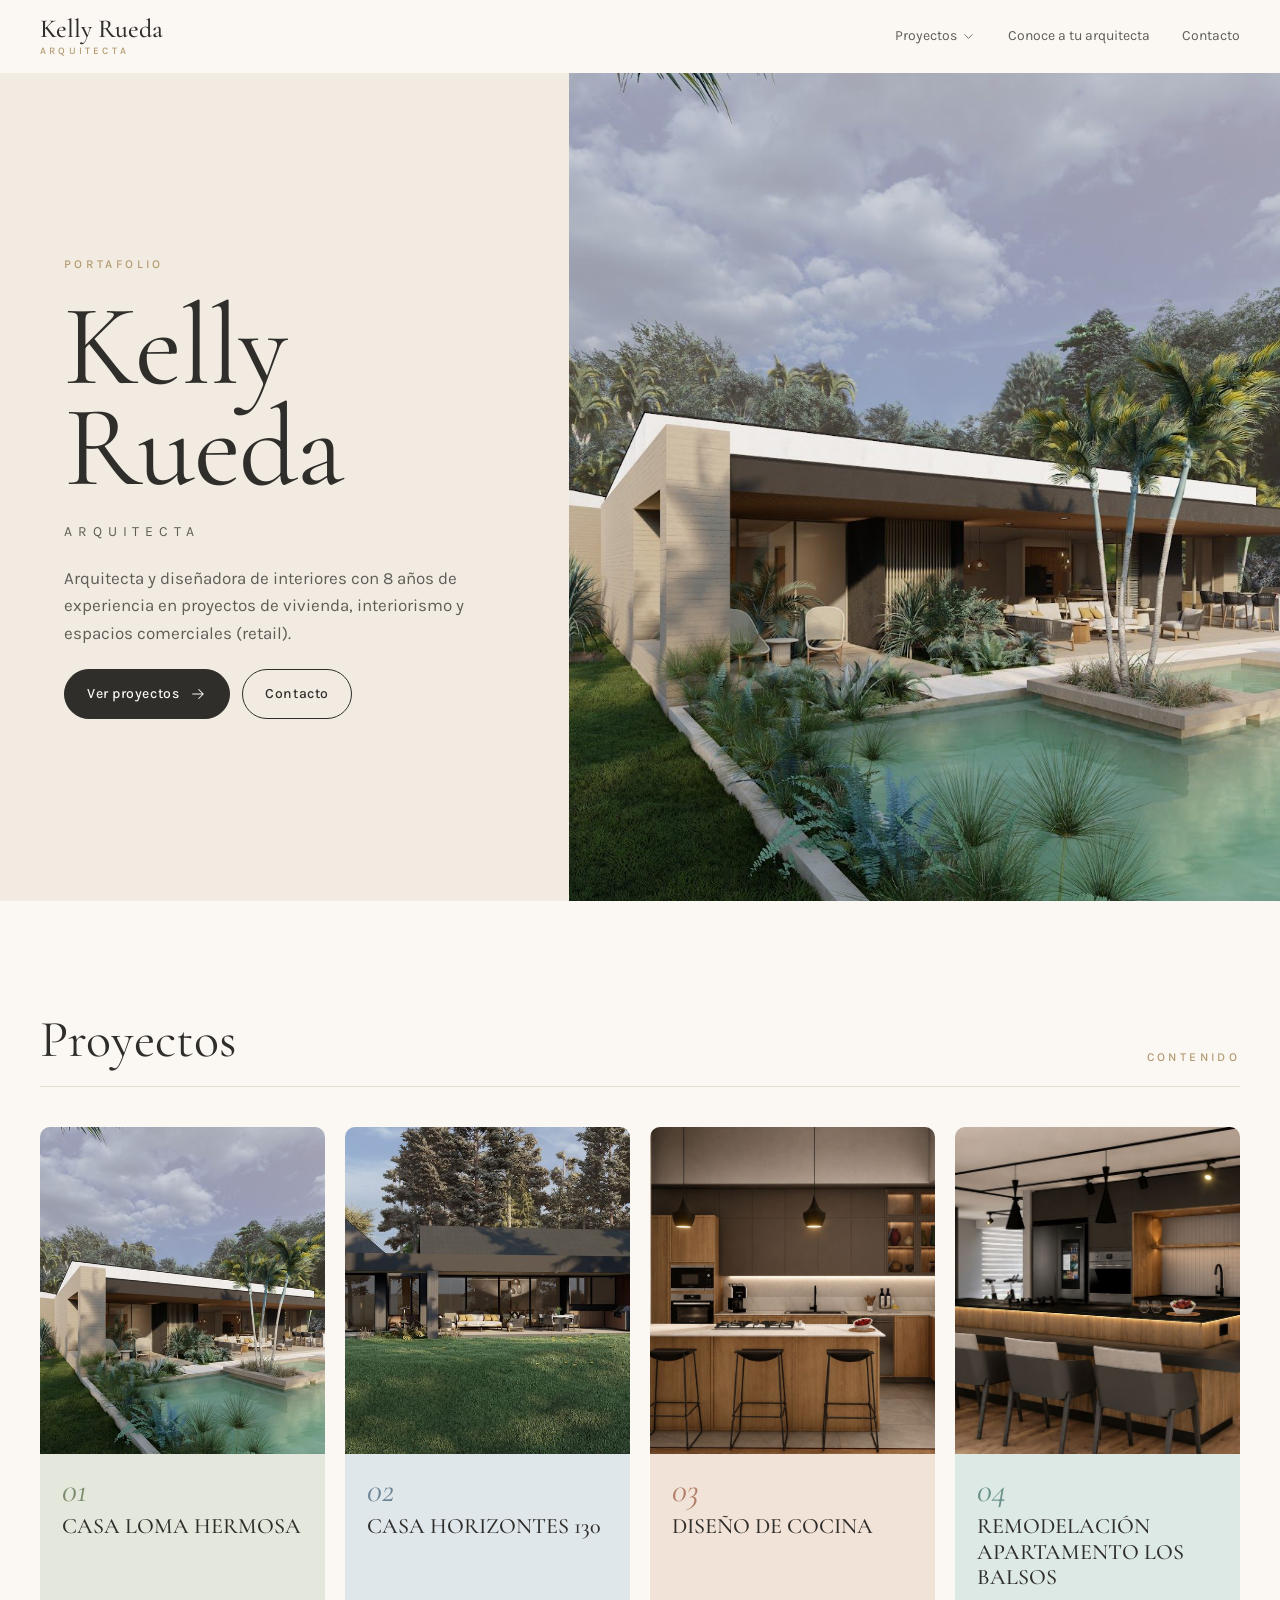
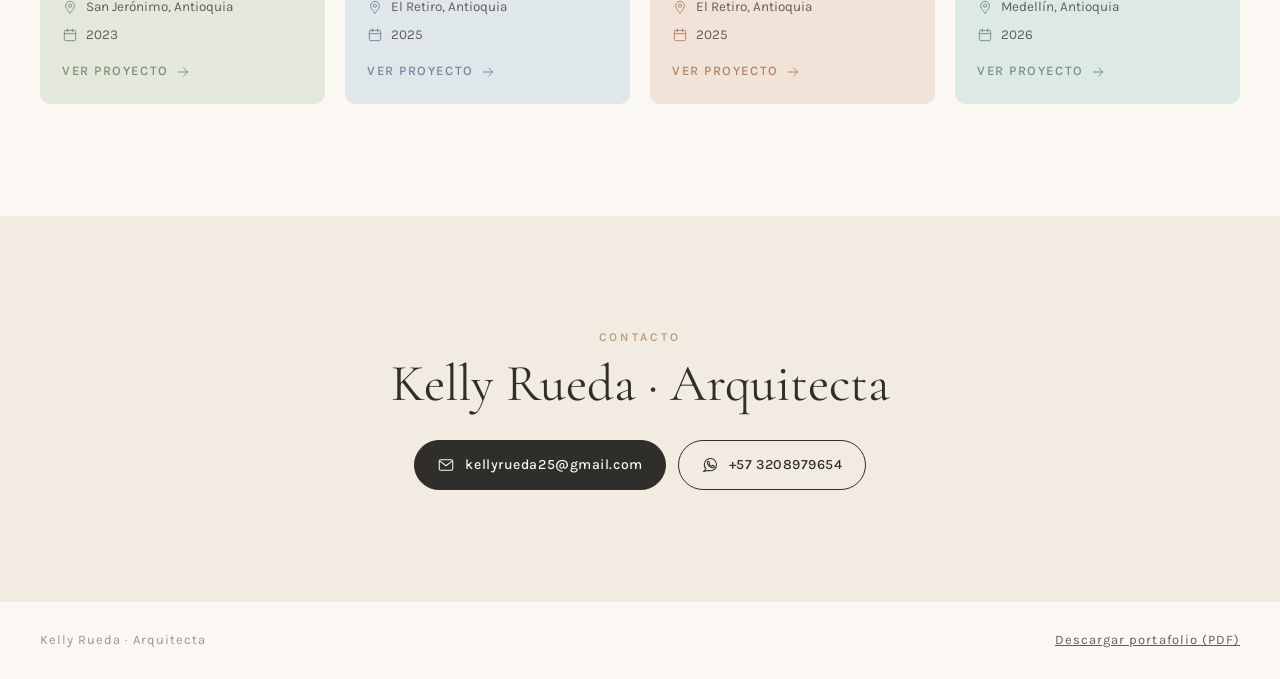
<file: index.html>
<!doctype html>
<html lang="es-CO">
  <head>
    <meta charset="utf-8">
    <meta name="viewport" content="width=device-width,initial-scale=1">
    <title>Kelly Rueda · Arquitecta | Portafolio de arquitectura</title>
    <meta name="description" content="Kelly Rueda, arquitecta y diseñadora de interiores con 8 años de experiencia. Portafolio de vivienda campestre, interiorismo y remodelación en Antioquia.">
    <meta name="author" content="Kelly Rueda">
    <meta name="robots" content="index, follow, max-image-preview:large">
    <meta name="google-site-verification" content="jeAXADDSP8tM6WsOKozgZ3KAmm0WJi00TWK08DQXEiY">
    <link rel="canonical" href="https://kellyrueda.github.io/">
    <meta name="theme-color" content="#F1EBE1">
    <link rel="icon" href="data:image/svg+xml,%3Csvg xmlns='http://www.w3.org/2000/svg' viewBox='0 0 64 64'%3E%3Crect width='64' height='64' rx='14' fill='%23F1EBE1'/%3E%3Ctext x='32' y='43' text-anchor='middle' font-family='Georgia,serif' font-size='30' fill='%237C8B6D'%3EKR%3C/text%3E%3C/svg%3E">
    <meta property="og:type" content="website">
    <meta property="og:locale" content="es_CO">
    <meta property="og:site_name" content="Kelly Rueda · Arquitecta">
    <meta property="og:title" content="Kelly Rueda · Arquitecta | Portafolio de arquitectura">
    <meta property="og:description" content="Kelly Rueda, arquitecta y diseñadora de interiores con 8 años de experiencia. Portafolio de vivienda campestre, interiorismo y remodelación en Antioquia.">
    <meta property="og:url" content="https://kellyrueda.github.io/">
    <meta property="og:image" content="https://kellyrueda.github.io/img/og/L_r21.jpg">
    <meta property="og:image:width" content="1200">
    <meta property="og:image:height" content="630">
    <meta property="og:image:alt" content="Render – Casa Loma Hermosa, proyecto de Kelly Rueda arquitecta">
    <meta name="twitter:card" content="summary_large_image">
    <meta name="twitter:title" content="Kelly Rueda · Arquitecta | Portafolio de arquitectura">
    <meta name="twitter:description" content="Kelly Rueda, arquitecta y diseñadora de interiores con 8 años de experiencia. Portafolio de vivienda campestre, interiorismo y remodelación en Antioquia.">
    <meta name="twitter:image" content="https://kellyrueda.github.io/img/og/L_r21.jpg">
    <link rel="preconnect" href="https://fonts.googleapis.com">
    <link rel="preconnect" href="https://fonts.gstatic.com" crossorigin>
    <link href="https://fonts.googleapis.com/css2?family=Cormorant+Garamond:ital,wght@0,300;0,400;0,500;1,300;1,400&family=Karla:wght@400;500&display=swap" rel="stylesheet">
    <link rel="stylesheet" href="/styles.css?v=7864689d">
    <script type="application/ld+json">{"@context": "https://schema.org", "@graph": [{"@type": "Person", "@id": "https://kellyrueda.github.io/#kelly", "name": "Kelly Rueda", "jobTitle": "Arquitecta", "description": "Arquitecta y diseñadora de interiores con 8 años de experiencia en proyectos de vivienda, interiorismo y espacios comerciales (retail).", "email": "mailto:kellyrueda25@gmail.com", "telephone": "+57 3208979654", "url": "https://kellyrueda.github.io/", "image": "https://kellyrueda.github.io/img/ME.jpg", "alumniOf": [{"@type": "EducationalOrganization", "name": "Colegio Mayor de Antioquia"}, {"@type": "EducationalOrganization", "name": "Academia Superior de Artes"}], "knowsAbout": ["Arquitectura", "Diseño de interiores", "Modelado BIM", "Planimetría", "Revit", "AutoCAD", "SketchUp", "Lumion", "Coordinación de obra"], "knowsLanguage": ["es", "en"]}, {"@type": "WebSite", "@id": "https://kellyrueda.github.io/#web", "url": "https://kellyrueda.github.io/", "name": "Kelly Rueda · Arquitecta", "inLanguage": "es", "about": {"@id": "https://kellyrueda.github.io/#kelly"}}, {"@type": "ItemList", "name": "Proyectos", "itemListElement": [{"@type": "ListItem", "position": 1, "item": {"@type": "CreativeWork", "name": "Casa Loma Hermosa", "creator": {"@id": "https://kellyrueda.github.io/#kelly"}, "locationCreated": "San Jerónimo, Antioquia", "dateCreated": "2023", "url": "https://kellyrueda.github.io/proyectos/casa-loma-hermosa/"}}, {"@type": "ListItem", "position": 2, "item": {"@type": "CreativeWork", "name": "Casa Horizontes 130", "creator": {"@id": "https://kellyrueda.github.io/#kelly"}, "locationCreated": "El Retiro, Antioquia", "dateCreated": "2025", "url": "https://kellyrueda.github.io/proyectos/casa-horizontes-130/"}}, {"@type": "ListItem", "position": 3, "item": {"@type": "CreativeWork", "name": "Diseño de cocina", "creator": {"@id": "https://kellyrueda.github.io/#kelly"}, "locationCreated": "El Retiro, Antioquia", "dateCreated": "2025", "url": "https://kellyrueda.github.io/proyectos/diseno-de-cocina/"}}, {"@type": "ListItem", "position": 4, "item": {"@type": "CreativeWork", "name": "Remodelación Apartamento Los Balsos", "creator": {"@id": "https://kellyrueda.github.io/#kelly"}, "locationCreated": "Medellín, Antioquia", "dateCreated": "2026", "url": "https://kellyrueda.github.io/proyectos/apartamento-los-balsos/"}}]}]}</script>
  </head>
  <body>
    <a class="skip" href="#main">Saltar al contenido</a>
    <header class="top">
      <div class="wrap">
        <a class="brand" href="/">Kelly Rueda<small>Arquitecta</small></a>
        <button class="menu-btn" aria-label="Abrir menú" aria-expanded="false" aria-controls="menu"><svg class="ic" viewBox="0 0 24 24" aria-hidden="true"><path d="M4 7h16M4 12h16M4 17h16"/></svg></button>
        <nav aria-label="Principal">
          <ul class="nav" id="menu">
            <li class="has-sub">
              <button class="sub-btn" type="button" aria-expanded="false" aria-controls="sub-proy">Proyectos <svg class="ic" viewBox="0 0 24 24" aria-hidden="true"><path d="m6 9 6 6 6-6"/></svg></button>
              <div class="dd" id="sub-proy">
                <ul>
                  <li>
                    <a class="c1" href="/proyectos/casa-loma-hermosa/"><span class="sn">01</span><span class="st"><b>Casa Loma Hermosa</b><small>San Jerónimo, Antioquia · 2023</small></span></a>
                  </li>
                  <li>
                    <a class="c2" href="/proyectos/casa-horizontes-130/"><span class="sn">02</span><span class="st"><b>Casa Horizontes 130</b><small>El Retiro, Antioquia · 2025</small></span></a>
                  </li>
                  <li>
                    <a class="c3" href="/proyectos/diseno-de-cocina/"><span class="sn">03</span><span class="st"><b>Diseño de cocina</b><small>El Retiro, Antioquia · 2025</small></span></a>
                  </li>
                  <li>
                    <a class="c4" href="/proyectos/apartamento-los-balsos/"><span class="sn">04</span><span class="st"><b>Remodelación Apartamento Los Balsos</b><small>Medellín, Antioquia · 2026</small></span></a>
                  </li>
                  <li class="all">
                    <a href="/#proyectos">Ver todos los proyectos <svg class="ic" viewBox="0 0 24 24" aria-hidden="true"><path d="M5 12h14M13 6l6 6-6 6"/></svg></a>
                  </li>
                </ul>
              </div>
            </li>
            <li>
              <a href="/conoce-a-tu-arquitecta/">Conoce a tu arquitecta</a>
            </li>
            <li>
              <a href="/#contacto">Contacto</a>
            </li>
          </ul>
        </nav>
      </div>
    </header>
    <main id="main">
      <section class="hero">
        <div class="hero-text">
          <p class="kicker">Portafolio</p>
          <h1>Kelly<br>Rueda</h1>
          <p class="role">Arquitecta</p>
          <p class="hero-lead">Arquitecta y diseñadora de interiores con 8 años de experiencia en proyectos de vivienda, interiorismo y espacios comerciales (retail).</p>
          <div class="btns">
            <a class="btn solid" href="#proyectos">Ver proyectos <svg class="ic" viewBox="0 0 24 24" aria-hidden="true"><path d="M5 12h14M13 6l6 6-6 6"/></svg></a>
            <a class="btn ghost" href="#contacto">Contacto</a>
          </div>
        </div>
        <div class="hero-img">
          <img src="/img/L_r21.jpg" alt="Render – Casa Loma Hermosa, proyecto de Kelly Rueda arquitecta" fetchpriority="high">
        </div>
      </section>
      <section class="block" id="proyectos">
        <div class="wrap">
          <div class="sec-head">
            <h2 class="h2">Proyectos</h2>
            <p class="kicker">Contenido</p>
          </div>
          <div class="cards">
            <a class="card c1 reveal" href="/proyectos/casa-loma-hermosa/">
              <figure>
                <img src="/img/m/L_r21.jpg" alt="Render – Casa Loma Hermosa, proyecto de Kelly Rueda arquitecta" loading="lazy" decoding="async">
              </figure>
              <div class="card-body">
                <span class="num">01</span>
                <h3>CASA LOMA HERMOSA</h3>
                <span class="meta"><svg class="ic" viewBox="0 0 24 24" aria-hidden="true"><path d="M12 21s-6.5-5.6-6.5-11a6.5 6.5 0 0 1 13 0c0 5.4-6.5 11-6.5 11z"/><circle cx="12" cy="10" r="2.4"/></svg>San Jerónimo, Antioquia</span><span class="meta"><svg class="ic" viewBox="0 0 24 24" aria-hidden="true"><rect x="3.5" y="5" width="17" height="15.5" rx="2"/><path d="M3.5 10h17M8 3v4M16 3v4"/></svg>2023</span> <span class="more">Ver proyecto <svg class="ic" viewBox="0 0 24 24" aria-hidden="true"><path d="M5 12h14M13 6l6 6-6 6"/></svg></span>
              </div>
            </a>
            <a class="card c2 reveal" href="/proyectos/casa-horizontes-130/">
              <figure>
                <img src="/img/m/H_c3.jpg" alt="Render – Casa Horizontes 130, proyecto de Kelly Rueda arquitecta" loading="lazy" decoding="async">
              </figure>
              <div class="card-body">
                <span class="num">02</span>
                <h3>CASA HORIZONTES 130</h3>
                <span class="meta"><svg class="ic" viewBox="0 0 24 24" aria-hidden="true"><path d="M12 21s-6.5-5.6-6.5-11a6.5 6.5 0 0 1 13 0c0 5.4-6.5 11-6.5 11z"/><circle cx="12" cy="10" r="2.4"/></svg>El Retiro, Antioquia</span><span class="meta"><svg class="ic" viewBox="0 0 24 24" aria-hidden="true"><rect x="3.5" y="5" width="17" height="15.5" rx="2"/><path d="M3.5 10h17M8 3v4M16 3v4"/></svg>2025</span> <span class="more">Ver proyecto <svg class="ic" viewBox="0 0 24 24" aria-hidden="true"><path d="M5 12h14M13 6l6 6-6 6"/></svg></span>
              </div>
            </a>
            <a class="card c3 reveal" href="/proyectos/diseno-de-cocina/">
              <figure>
                <img src="/img/m/C_k1.jpg" alt="Render cocina – Diseño de cocina, proyecto de Kelly Rueda arquitecta" loading="lazy" decoding="async">
              </figure>
              <div class="card-body">
                <span class="num">03</span>
                <h3>DISEÑO DE COCINA</h3>
                <span class="meta"><svg class="ic" viewBox="0 0 24 24" aria-hidden="true"><path d="M12 21s-6.5-5.6-6.5-11a6.5 6.5 0 0 1 13 0c0 5.4-6.5 11-6.5 11z"/><circle cx="12" cy="10" r="2.4"/></svg>El Retiro, Antioquia</span><span class="meta"><svg class="ic" viewBox="0 0 24 24" aria-hidden="true"><rect x="3.5" y="5" width="17" height="15.5" rx="2"/><path d="M3.5 10h17M8 3v4M16 3v4"/></svg>2025</span> <span class="more">Ver proyecto <svg class="ic" viewBox="0 0 24 24" aria-hidden="true"><path d="M5 12h14M13 6l6 6-6 6"/></svg></span>
              </div>
            </a>
            <a class="card c4 reveal" href="/proyectos/apartamento-los-balsos/">
              <figure>
                <img src="/img/m/B_k1.jpg" alt="Render cocina 1 – Remodelación Apartamento Los Balsos, proyecto de Kelly Rueda arquitecta" loading="lazy" decoding="async">
              </figure>
              <div class="card-body">
                <span class="num">04</span>
                <h3>REMODELACIÓN APARTAMENTO LOS BALSOS</h3>
                <span class="meta"><svg class="ic" viewBox="0 0 24 24" aria-hidden="true"><path d="M12 21s-6.5-5.6-6.5-11a6.5 6.5 0 0 1 13 0c0 5.4-6.5 11-6.5 11z"/><circle cx="12" cy="10" r="2.4"/></svg>Medellín, Antioquia</span><span class="meta"><svg class="ic" viewBox="0 0 24 24" aria-hidden="true"><rect x="3.5" y="5" width="17" height="15.5" rx="2"/><path d="M3.5 10h17M8 3v4M16 3v4"/></svg>2026</span> <span class="more">Ver proyecto <svg class="ic" viewBox="0 0 24 24" aria-hidden="true"><path d="M5 12h14M13 6l6 6-6 6"/></svg></span>
              </div>
            </a>
          </div>
        </div>
      </section>
      <section class="block contact" id="contacto">
        <div class="wrap">
          <p class="kicker">Contacto</p>
          <h2 class="h2">Kelly Rueda · Arquitecta</h2>
          <div class="btns">
            <a class="btn solid" href="mailto:kellyrueda25@gmail.com"><svg class="ic" viewBox="0 0 24 24" aria-hidden="true"><rect x="3" y="5" width="18" height="14" rx="2"/><path d="m3.5 6.5 8.5 6.5 8.5-6.5"/></svg>kellyrueda25@gmail.com</a>
            <a class="btn ghost" href="https://wa.me/573208979654" target="_blank" rel="noopener" aria-label="Escribir por WhatsApp al +57 3208979654"><svg class="ic" viewBox="0 0 24 24" aria-hidden="true"><path d="M6.7 17.3 3.3 20.7l6.4-1.5A8.2 8.2 0 1 0 6.7 17.3z"/><path transform="translate(-.45 -.75)" d="M9.2 8.3c.3-.6.6-.6.9-.6h.5c.2 0 .4 0 .6.5l.7 1.6c.1.2.1.4 0 .6l-.5.7c-.1.2-.2.4 0 .6.4.7 1 1.3 1.6 1.8.6.4 1.1.6 1.4.7.2.1.4 0 .5-.1l.6-.8c.2-.2.4-.2.6-.1l1.6.8c.2.1.4.2.4.4 0 .5-.2 1.2-.7 1.6-.5.4-1.3.7-2.3.4-1-.3-2.6-1-3.9-2.3-1.2-1.2-2-2.6-2.2-3.5-.2-.9 0-1.6.4-2.3z"/></svg>+57 3208979654</a>
          </div>
        </div>
      </section>
    </main>
    <footer>
      <div class="wrap">
        <span>Kelly Rueda · Arquitecta</span><span>
        <a href="/Portafolio-Kelly-Rueda-Arquitecta.pdf" download>Descargar portafolio (PDF)</a>
        </span>
      </div>
    </footer>
    <script src="/app.js?v=7864689d" defer></script>
  </body>
</html>
</file>
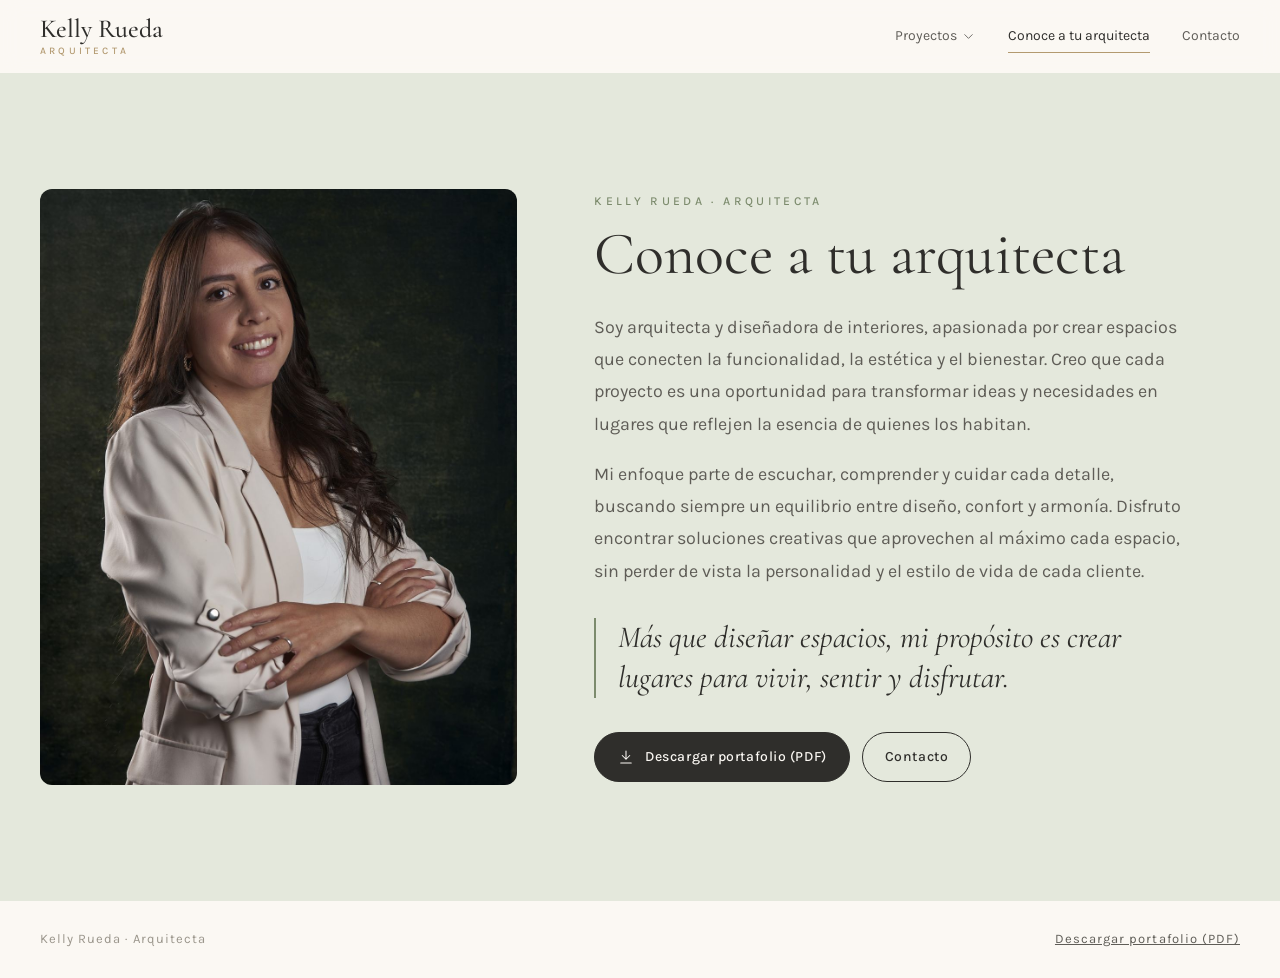
<file: conoce-a-tu-arquitecta/index.html>
<!doctype html>
<html lang="es-CO">
  <head>
    <meta charset="utf-8">
    <meta name="viewport" content="width=device-width,initial-scale=1">
    <title>Conoce a tu arquitecta | Kelly Rueda Arquitecta</title>
    <meta name="description" content="Conoce a Kelly Rueda, arquitecta y diseñadora de interiores apasionada por crear espacios que conecten la funcionalidad, la estética y el bienestar.">
    <meta name="author" content="Kelly Rueda">
    <meta name="robots" content="index, follow, max-image-preview:large">
    <meta name="google-site-verification" content="jeAXADDSP8tM6WsOKozgZ3KAmm0WJi00TWK08DQXEiY">
    <link rel="canonical" href="https://kellyrueda.github.io/conoce-a-tu-arquitecta/">
    <meta name="theme-color" content="#F1EBE1">
    <link rel="icon" href="data:image/svg+xml,%3Csvg xmlns='http://www.w3.org/2000/svg' viewBox='0 0 64 64'%3E%3Crect width='64' height='64' rx='14' fill='%23F1EBE1'/%3E%3Ctext x='32' y='43' text-anchor='middle' font-family='Georgia,serif' font-size='30' fill='%237C8B6D'%3EKR%3C/text%3E%3C/svg%3E">
    <meta property="og:type" content="website">
    <meta property="og:locale" content="es_CO">
    <meta property="og:site_name" content="Kelly Rueda · Arquitecta">
    <meta property="og:title" content="Conoce a tu arquitecta | Kelly Rueda Arquitecta">
    <meta property="og:description" content="Conoce a Kelly Rueda, arquitecta y diseñadora de interiores apasionada por crear espacios que conecten la funcionalidad, la estética y el bienestar.">
    <meta property="og:url" content="https://kellyrueda.github.io/conoce-a-tu-arquitecta/">
    <meta property="og:image" content="https://kellyrueda.github.io/img/og/ME.jpg">
    <meta property="og:image:width" content="1200">
    <meta property="og:image:height" content="630">
    <meta property="og:image:alt" content="Kelly Rueda, arquitecta">
    <meta name="twitter:card" content="summary_large_image">
    <meta name="twitter:title" content="Conoce a tu arquitecta | Kelly Rueda Arquitecta">
    <meta name="twitter:description" content="Conoce a Kelly Rueda, arquitecta y diseñadora de interiores apasionada por crear espacios que conecten la funcionalidad, la estética y el bienestar.">
    <meta name="twitter:image" content="https://kellyrueda.github.io/img/og/ME.jpg">
    <link rel="preconnect" href="https://fonts.googleapis.com">
    <link rel="preconnect" href="https://fonts.gstatic.com" crossorigin>
    <link href="https://fonts.googleapis.com/css2?family=Cormorant+Garamond:ital,wght@0,300;0,400;0,500;1,300;1,400&family=Karla:wght@400;500&display=swap" rel="stylesheet">
    <link rel="stylesheet" href="/styles.css?v=7864689d">
    <script type="application/ld+json">{"@context": "https://schema.org", "@type": "AboutPage", "url": "https://kellyrueda.github.io/conoce-a-tu-arquitecta/", "name": "Conoce a tu arquitecta", "mainEntity": {"@type": "Person", "@id": "https://kellyrueda.github.io/#kelly", "name": "Kelly Rueda", "jobTitle": "Arquitecta", "description": "Arquitecta y diseñadora de interiores con 8 años de experiencia en proyectos de vivienda, interiorismo y espacios comerciales (retail).", "email": "mailto:kellyrueda25@gmail.com", "telephone": "+57 3208979654", "url": "https://kellyrueda.github.io/", "image": "https://kellyrueda.github.io/img/ME.jpg", "alumniOf": [{"@type": "EducationalOrganization", "name": "Colegio Mayor de Antioquia"}, {"@type": "EducationalOrganization", "name": "Academia Superior de Artes"}], "knowsAbout": ["Arquitectura", "Diseño de interiores", "Modelado BIM", "Planimetría", "Revit", "AutoCAD", "SketchUp", "Lumion", "Coordinación de obra"], "knowsLanguage": ["es", "en"]}, "breadcrumb": {"@type": "BreadcrumbList", "itemListElement": [{"@type": "ListItem", "position": 1, "name": "Inicio", "item": "https://kellyrueda.github.io/"}, {"@type": "ListItem", "position": 2, "name": "Conoce a tu arquitecta", "item": "https://kellyrueda.github.io/conoce-a-tu-arquitecta/"}]}}</script>
  </head>
  <body>
    <a class="skip" href="#main">Saltar al contenido</a>
    <header class="top">
      <div class="wrap">
        <a class="brand" href="/">Kelly Rueda<small>Arquitecta</small></a>
        <button class="menu-btn" aria-label="Abrir menú" aria-expanded="false" aria-controls="menu"><svg class="ic" viewBox="0 0 24 24" aria-hidden="true"><path d="M4 7h16M4 12h16M4 17h16"/></svg></button>
        <nav aria-label="Principal">
          <ul class="nav" id="menu">
            <li class="has-sub">
              <button class="sub-btn" type="button" aria-expanded="false" aria-controls="sub-proy">Proyectos <svg class="ic" viewBox="0 0 24 24" aria-hidden="true"><path d="m6 9 6 6 6-6"/></svg></button>
              <div class="dd" id="sub-proy">
                <ul>
                  <li>
                    <a class="c1" href="/proyectos/casa-loma-hermosa/"><span class="sn">01</span><span class="st"><b>Casa Loma Hermosa</b><small>San Jerónimo, Antioquia · 2023</small></span></a>
                  </li>
                  <li>
                    <a class="c2" href="/proyectos/casa-horizontes-130/"><span class="sn">02</span><span class="st"><b>Casa Horizontes 130</b><small>El Retiro, Antioquia · 2025</small></span></a>
                  </li>
                  <li>
                    <a class="c3" href="/proyectos/diseno-de-cocina/"><span class="sn">03</span><span class="st"><b>Diseño de cocina</b><small>El Retiro, Antioquia · 2025</small></span></a>
                  </li>
                  <li>
                    <a class="c4" href="/proyectos/apartamento-los-balsos/"><span class="sn">04</span><span class="st"><b>Remodelación Apartamento Los Balsos</b><small>Medellín, Antioquia · 2026</small></span></a>
                  </li>
                  <li class="all">
                    <a href="/#proyectos">Ver todos los proyectos <svg class="ic" viewBox="0 0 24 24" aria-hidden="true"><path d="M5 12h14M13 6l6 6-6 6"/></svg></a>
                  </li>
                </ul>
              </div>
            </li>
            <li>
              <a href="/conoce-a-tu-arquitecta/" aria-current=page>Conoce a tu arquitecta</a>
            </li>
            <li>
              <a href="/#contacto">Contacto</a>
            </li>
          </ul>
        </nav>
      </div>
    </header>
    <main id="main" class="arq-page">
      <section class="block arq" id="arquitecta">
        <div class="wrap arq-grid">
          <div class="arq-photo">
            <img src="/img/m/ME.jpg" alt="Kelly Rueda, arquitecta y diseñadora de interiores" loading="lazy">
          </div>
          <div class="arq-text">
            <p class="kicker">Kelly Rueda · Arquitecta</p>
            <h1 class="h2">Conoce a tu arquitecta</h1>
            <p>Soy arquitecta y diseñadora de interiores, apasionada por crear espacios que conecten la funcionalidad, la estética y el bienestar. Creo que cada proyecto es una oportunidad para transformar ideas y necesidades en lugares que reflejen la esencia de quienes los habitan.</p>
            <p>Mi enfoque parte de escuchar, comprender y cuidar cada detalle, buscando siempre un equilibrio entre diseño, confort y armonía. Disfruto encontrar soluciones creativas que aprovechen al máximo cada espacio, sin perder de vista la personalidad y el estilo de vida de cada cliente.</p>
            <p class="quote">Más que diseñar espacios, mi propósito es crear lugares para vivir, sentir y disfrutar.</p>
            <div class="btns">
              <a class="btn solid" href="/Portafolio-Kelly-Rueda-Arquitecta.pdf" download><svg class="ic" viewBox="0 0 24 24" aria-hidden="true"><path d="M12 4v11M7 10l5 5 5-5M5 20h14"/></svg>Descargar portafolio (PDF)</a>
              <a class="btn ghost" href="/#contacto">Contacto</a>
            </div>
          </div>
        </div>
      </section>
    </main>
    <footer>
      <div class="wrap">
        <span>Kelly Rueda · Arquitecta</span><span>
        <a href="/Portafolio-Kelly-Rueda-Arquitecta.pdf" download>Descargar portafolio (PDF)</a>
        </span>
      </div>
    </footer>
    <script src="/app.js?v=7864689d" defer></script>
  </body>
</html>
</file>
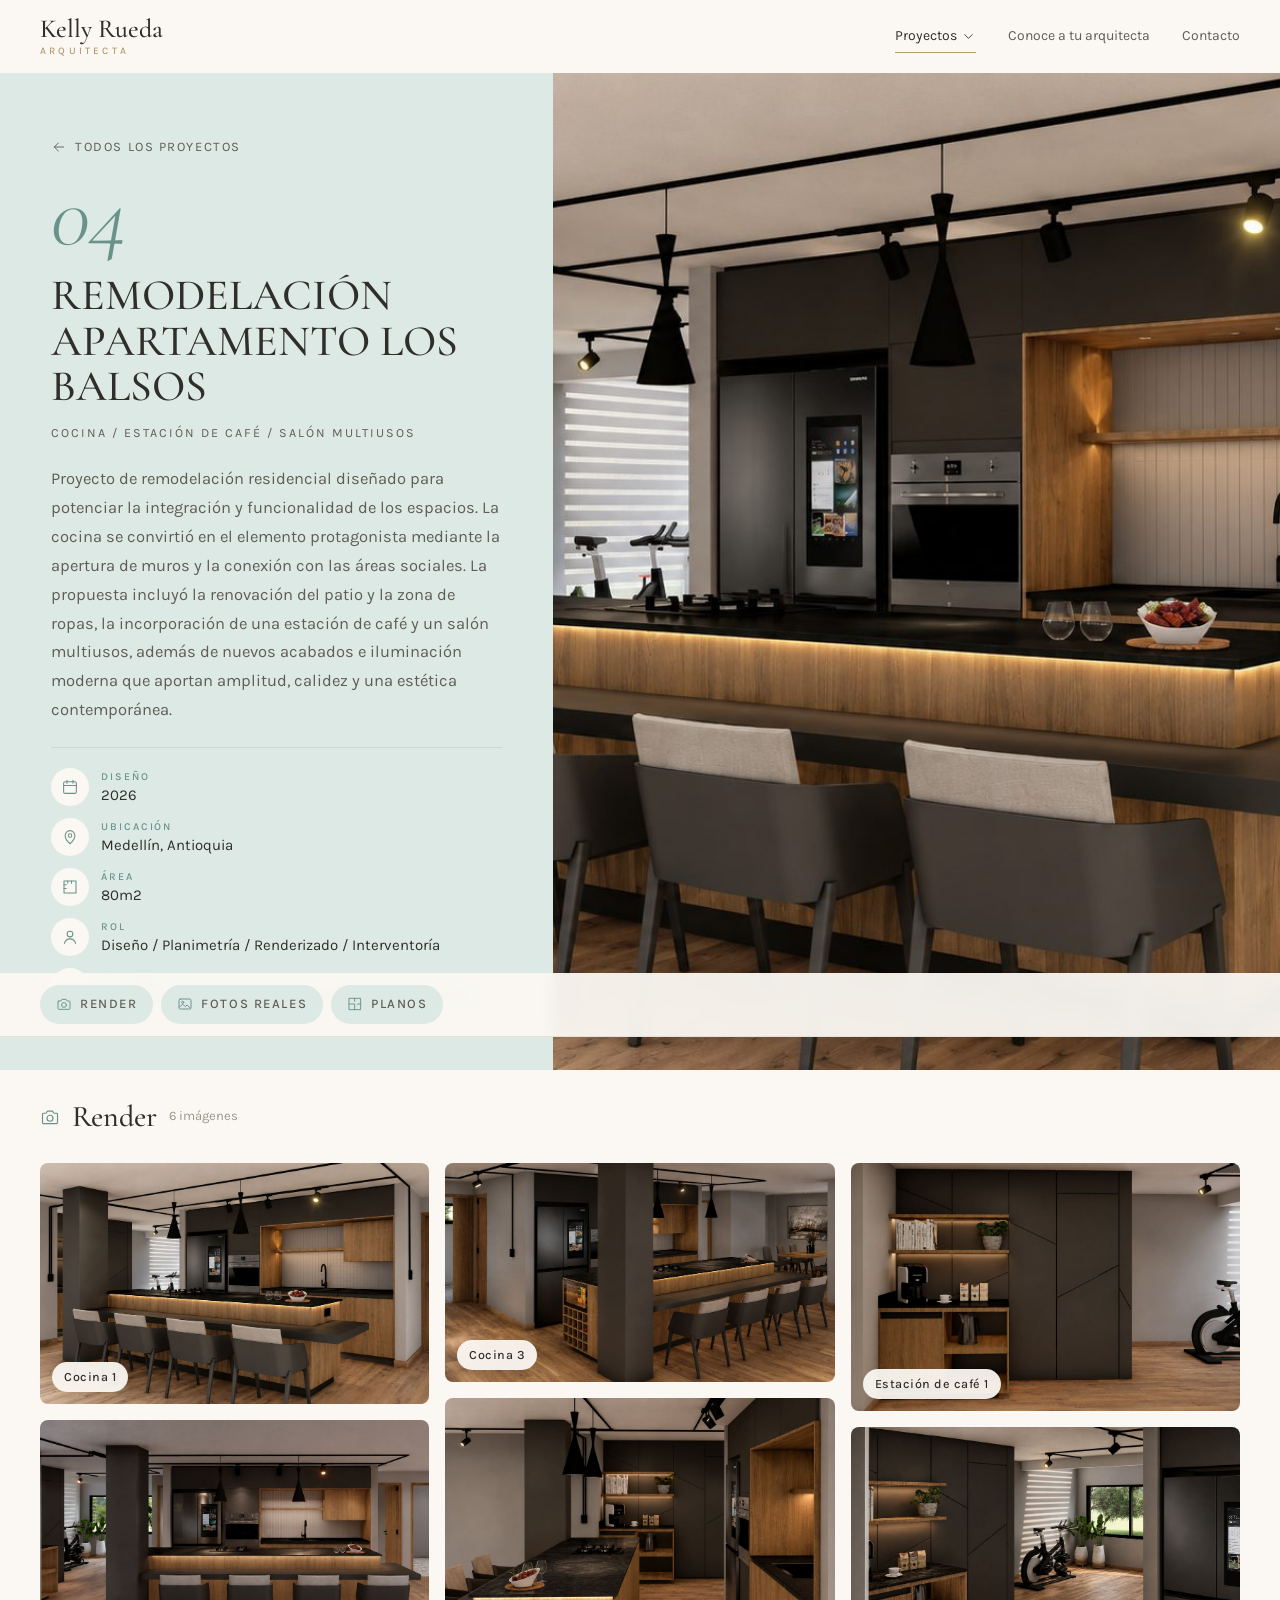
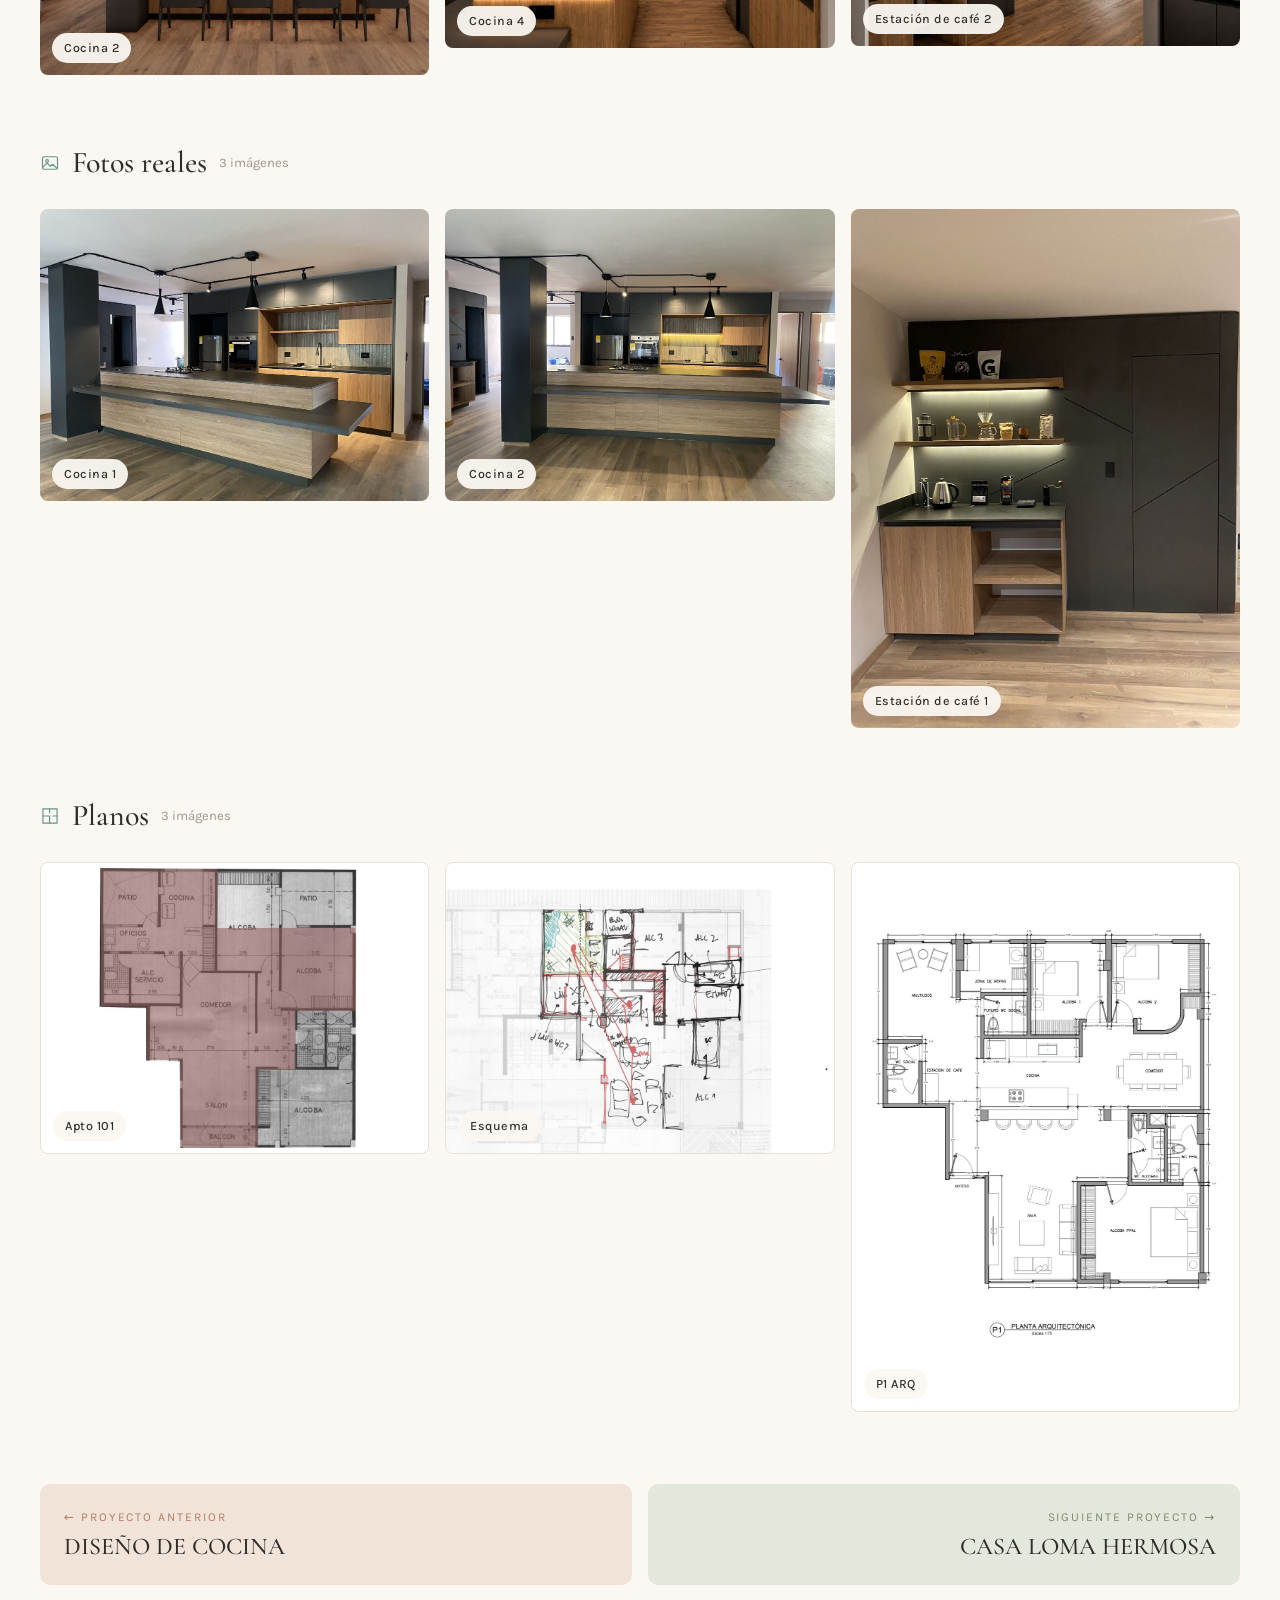
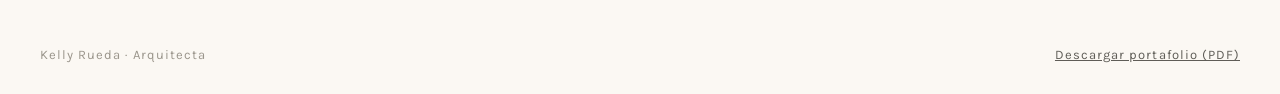
<file: proyectos/apartamento-los-balsos/index.html>
<!doctype html>
<html lang="es-CO">
  <head>
    <meta charset="utf-8">
    <meta name="viewport" content="width=device-width,initial-scale=1">
    <title>Remodelación Apartamento Los Balsos | Kelly Rueda Arquitecta</title>
    <meta name="description" content="Remodelación Apartamento Los Balsos, Medellín, Antioquia (2026). Proyecto de remodelación residencial diseñado para potenciar la integración y…">
    <meta name="author" content="Kelly Rueda">
    <meta name="robots" content="index, follow, max-image-preview:large">
    <meta name="google-site-verification" content="jeAXADDSP8tM6WsOKozgZ3KAmm0WJi00TWK08DQXEiY">
    <link rel="canonical" href="https://kellyrueda.github.io/proyectos/apartamento-los-balsos/">
    <meta name="theme-color" content="#F1EBE1">
    <link rel="icon" href="data:image/svg+xml,%3Csvg xmlns='http://www.w3.org/2000/svg' viewBox='0 0 64 64'%3E%3Crect width='64' height='64' rx='14' fill='%23F1EBE1'/%3E%3Ctext x='32' y='43' text-anchor='middle' font-family='Georgia,serif' font-size='30' fill='%237C8B6D'%3EKR%3C/text%3E%3C/svg%3E">
    <meta property="og:type" content="website">
    <meta property="og:locale" content="es_CO">
    <meta property="og:site_name" content="Kelly Rueda · Arquitecta">
    <meta property="og:title" content="Remodelación Apartamento Los Balsos | Kelly Rueda Arquitecta">
    <meta property="og:description" content="Remodelación Apartamento Los Balsos, Medellín, Antioquia (2026). Proyecto de remodelación residencial diseñado para potenciar la integración y…">
    <meta property="og:url" content="https://kellyrueda.github.io/proyectos/apartamento-los-balsos/">
    <meta property="og:image" content="https://kellyrueda.github.io/img/og/B_k1.jpg">
    <meta property="og:image:width" content="1200">
    <meta property="og:image:height" content="630">
    <meta property="og:image:alt" content="Render cocina 1 – Remodelación Apartamento Los Balsos, proyecto de Kelly Rueda arquitecta">
    <meta name="twitter:card" content="summary_large_image">
    <meta name="twitter:title" content="Remodelación Apartamento Los Balsos | Kelly Rueda Arquitecta">
    <meta name="twitter:description" content="Remodelación Apartamento Los Balsos, Medellín, Antioquia (2026). Proyecto de remodelación residencial diseñado para potenciar la integración y…">
    <meta name="twitter:image" content="https://kellyrueda.github.io/img/og/B_k1.jpg">
    <link rel="preconnect" href="https://fonts.googleapis.com">
    <link rel="preconnect" href="https://fonts.gstatic.com" crossorigin>
    <link href="https://fonts.googleapis.com/css2?family=Cormorant+Garamond:ital,wght@0,300;0,400;0,500;1,300;1,400&family=Karla:wght@400;500&display=swap" rel="stylesheet">
    <link rel="stylesheet" href="/styles.css?v=7864689d">
    <script type="application/ld+json">[{"@context": "https://schema.org", "@type": "CreativeWork", "name": "Remodelación Apartamento Los Balsos", "description": "Proyecto de remodelación residencial diseñado para potenciar la integración y funcionalidad de los espacios. La cocina se convirtió en el elemento protagonista mediante la apertura de muros y la conexión con las áreas sociales. La propuesta incluyó la renovación del patio y la zona de ropas, la incorporación de una estación de café y un salón multiusos, además de nuevos acabados e iluminación moderna que aportan amplitud, calidez y una estética contemporánea.", "creator": {"@type": "Person", "name": "Kelly Rueda", "jobTitle": "Arquitecta", "url": "https://kellyrueda.github.io/"}, "locationCreated": "Medellín, Antioquia", "dateCreated": "2026", "image": "/img/B_k1.jpg", "url": "https://kellyrueda.github.io/proyectos/apartamento-los-balsos/"}, {"@context": "https://schema.org", "@type": "BreadcrumbList", "itemListElement": [{"@type": "ListItem", "position": 1, "name": "Inicio", "item": "https://kellyrueda.github.io/"}, {"@type": "ListItem", "position": 2, "name": "Proyectos", "item": "https://kellyrueda.github.io/#proyectos"}, {"@type": "ListItem", "position": 3, "name": "Remodelación Apartamento Los Balsos", "item": "https://kellyrueda.github.io/proyectos/apartamento-los-balsos/"}]}]</script>
  </head>
  <body>
    <a class="skip" href="#main">Saltar al contenido</a>
    <header class="top">
      <div class="wrap">
        <a class="brand" href="/">Kelly Rueda<small>Arquitecta</small></a>
        <button class="menu-btn" aria-label="Abrir menú" aria-expanded="false" aria-controls="menu"><svg class="ic" viewBox="0 0 24 24" aria-hidden="true"><path d="M4 7h16M4 12h16M4 17h16"/></svg></button>
        <nav aria-label="Principal">
          <ul class="nav" id="menu">
            <li class="has-sub">
              <button class="sub-btn cur" type="button" aria-expanded="false" aria-controls="sub-proy">Proyectos <svg class="ic" viewBox="0 0 24 24" aria-hidden="true"><path d="m6 9 6 6 6-6"/></svg></button>
              <div class="dd" id="sub-proy">
                <ul>
                  <li>
                    <a class="c1" href="/proyectos/casa-loma-hermosa/"><span class="sn">01</span><span class="st"><b>Casa Loma Hermosa</b><small>San Jerónimo, Antioquia · 2023</small></span></a>
                  </li>
                  <li>
                    <a class="c2" href="/proyectos/casa-horizontes-130/"><span class="sn">02</span><span class="st"><b>Casa Horizontes 130</b><small>El Retiro, Antioquia · 2025</small></span></a>
                  </li>
                  <li>
                    <a class="c3" href="/proyectos/diseno-de-cocina/"><span class="sn">03</span><span class="st"><b>Diseño de cocina</b><small>El Retiro, Antioquia · 2025</small></span></a>
                  </li>
                  <li>
                    <a class="c4" href="/proyectos/apartamento-los-balsos/" aria-current=page><span class="sn">04</span><span class="st"><b>Remodelación Apartamento Los Balsos</b><small>Medellín, Antioquia · 2026</small></span></a>
                  </li>
                  <li class="all">
                    <a href="/#proyectos">Ver todos los proyectos <svg class="ic" viewBox="0 0 24 24" aria-hidden="true"><path d="M5 12h14M13 6l6 6-6 6"/></svg></a>
                  </li>
                </ul>
              </div>
            </li>
            <li>
              <a href="/conoce-a-tu-arquitecta/">Conoce a tu arquitecta</a>
            </li>
            <li>
              <a href="/#contacto">Contacto</a>
            </li>
          </ul>
        </nav>
      </div>
    </header>
    <main id="main" class="c4">
      <section class="p-hero">
        <div class="p-panel">
          <a class="back" href="/#proyectos"><svg class="ic" viewBox="0 0 24 24" aria-hidden="true"><path d="M5 12h14M13 6l6 6-6 6"/></svg>Todos los proyectos</a>
          <span class="p-num">04</span>
          <h1>REMODELACIÓN APARTAMENTO LOS BALSOS</h1>
          <p class="sub">Cocina / Estación de café / Salón multiusos</p>
          <p class="desc">Proyecto de remodelación residencial diseñado para potenciar la integración y funcionalidad de los espacios. La cocina se convirtió en el elemento protagonista mediante la apertura de muros y la conexión con las áreas sociales. La propuesta incluyó la renovación del patio y la zona de ropas, la incorporación de una estación de café y un salón multiusos, además de nuevos acabados e iluminación moderna que aportan amplitud, calidez y una estética contemporánea.</p>
          <dl class="data">
            <div class="dt">
              <span class="dti"><svg class="ic" viewBox="0 0 24 24" aria-hidden="true"><rect x="3.5" y="5" width="17" height="15.5" rx="2"/><path d="M3.5 10h17M8 3v4M16 3v4"/></svg></span>
              <div>
                <dt>Diseño</dt>
                <dd>2026</dd>
              </div>
            </div>
            <div class="dt">
              <span class="dti"><svg class="ic" viewBox="0 0 24 24" aria-hidden="true"><path d="M12 21s-6.5-5.6-6.5-11a6.5 6.5 0 0 1 13 0c0 5.4-6.5 11-6.5 11z"/><circle cx="12" cy="10" r="2.4"/></svg></span>
              <div>
                <dt>Ubicación</dt>
                <dd>Medellín, Antioquia</dd>
              </div>
            </div>
            <div class="dt">
              <span class="dti"><svg class="ic" viewBox="0 0 24 24" aria-hidden="true"><path d="M4 4h16v16H4z"/><path d="M4 9h3M4 14h3M9 4v3M14 4v3"/></svg></span>
              <div>
                <dt>Área</dt>
                <dd>80m2</dd>
              </div>
            </div>
            <div class="dt">
              <span class="dti"><svg class="ic" viewBox="0 0 24 24" aria-hidden="true"><circle cx="12" cy="8" r="3.8"/><path d="M4.5 20.5c1.2-3.9 4-6 7.5-6s6.3 2.1 7.5 6"/></svg></span>
              <div>
                <dt>Rol</dt>
                <dd>Diseño / Planimetría / Renderizado / Interventoría</dd>
              </div>
            </div>
            <div class="dt">
              <span class="dti"><svg class="ic" viewBox="0 0 24 24" aria-hidden="true"><rect x="3" y="4" width="18" height="12.5" rx="1.6"/><path d="M8.5 20.5h7M12 16.5v4"/></svg></span>
              <div>
                <dt>Software</dt>
                <dd>AutoCAD / SketchUp / Lumion / Adobe Photoshop / IA.</dd>
              </div>
            </div>
          </dl>
        </div>
        <div class="p-img">
          <img src="/img/B_k1.jpg" alt="Render cocina 1 – Remodelación Apartamento Los Balsos, proyecto de Kelly Rueda arquitecta" fetchpriority="high">
        </div>
      </section>
      <div class="tabs">
        <div class="wrap">
          <a href="#g0"><svg class="ic" viewBox="0 0 24 24" aria-hidden="true"><path d="M4 7.5h3.2L9 5h6l1.8 2.5H20a1 1 0 0 1 1 1V19a1 1 0 0 1-1 1H4a1 1 0 0 1-1-1V8.5a1 1 0 0 1 1-1z"/><circle cx="12" cy="13.5" r="3.6"/></svg>Render</a>
          <a href="#g1"><svg class="ic" viewBox="0 0 24 24" aria-hidden="true"><rect x="3" y="4.5" width="18" height="15" rx="2"/><circle cx="8.5" cy="9.5" r="1.6"/><path d="m3.5 17 5-5 4 4 2.5-2.5 5.5 5"/></svg>Fotos reales</a>
          <a href="#g2"><svg class="ic" viewBox="0 0 24 24" aria-hidden="true"><path d="M3.5 3.5h17v17h-17z"/><path d="M3.5 12h8v8.5M11.5 3.5V8M15.5 12h5"/></svg>Planos</a>
        </div>
      </div>
      <section class="gal" id="g0">
        <div class="wrap">
          <div class="gal-head">
            <svg class="ic" viewBox="0 0 24 24" aria-hidden="true"><path d="M4 7.5h3.2L9 5h6l1.8 2.5H20a1 1 0 0 1 1 1V19a1 1 0 0 1-1 1H4a1 1 0 0 1-1-1V8.5a1 1 0 0 1 1-1z"/><circle cx="12" cy="13.5" r="3.6"/></svg>
            <h2>Render</h2>
            <span>6 imágenes</span>
          </div>
          <div class="masonry ">
            <figure class="shot" data-full="/img/B_k1.jpg" data-cap="Cocina 1">
              <button type="button" aria-label="Ampliar: Render cocina 1 – Remodelación Apartamento Los Balsos, proyecto de Kelly Rueda arquitecta"><img src="/img/m/B_k1.jpg" alt="Render cocina 1 – Remodelación Apartamento Los Balsos, proyecto de Kelly Rueda arquitecta" loading="lazy" decoding="async"></button>
              <figcaption>Cocina 1</figcaption>
            </figure>
            <figure class="shot" data-full="/img/B_k2.jpg" data-cap="Cocina 2">
              <button type="button" aria-label="Ampliar: Render cocina 2 – Remodelación Apartamento Los Balsos, proyecto de Kelly Rueda arquitecta"><img src="/img/m/B_k2.jpg" alt="Render cocina 2 – Remodelación Apartamento Los Balsos, proyecto de Kelly Rueda arquitecta" loading="lazy" decoding="async"></button>
              <figcaption>Cocina 2</figcaption>
            </figure>
            <figure class="shot" data-full="/img/B_k3.jpg" data-cap="Cocina 3">
              <button type="button" aria-label="Ampliar: Render cocina 3 – Remodelación Apartamento Los Balsos, proyecto de Kelly Rueda arquitecta"><img src="/img/m/B_k3.jpg" alt="Render cocina 3 – Remodelación Apartamento Los Balsos, proyecto de Kelly Rueda arquitecta" loading="lazy" decoding="async"></button>
              <figcaption>Cocina 3</figcaption>
            </figure>
            <figure class="shot" data-full="/img/B_k4.jpg" data-cap="Cocina 4">
              <button type="button" aria-label="Ampliar: Render cocina 4 – Remodelación Apartamento Los Balsos, proyecto de Kelly Rueda arquitecta"><img src="/img/m/B_k4.jpg" alt="Render cocina 4 – Remodelación Apartamento Los Balsos, proyecto de Kelly Rueda arquitecta" loading="lazy" decoding="async"></button>
              <figcaption>Cocina 4</figcaption>
            </figure>
            <figure class="shot" data-full="/img/B_c1.jpg" data-cap="Estación de café 1">
              <button type="button" aria-label="Ampliar: Render estación de café – Remodelación Apartamento Los Balsos, proyecto de Kelly Rueda arquitecta"><img src="/img/m/B_c1.jpg" alt="Render estación de café – Remodelación Apartamento Los Balsos, proyecto de Kelly Rueda arquitecta" loading="lazy" decoding="async"></button>
              <figcaption>Estación de café 1</figcaption>
            </figure>
            <figure class="shot" data-full="/img/B_c2.jpg" data-cap="Estación de café 2">
              <button type="button" aria-label="Ampliar: Render estación de café – Remodelación Apartamento Los Balsos, proyecto de Kelly Rueda arquitecta"><img src="/img/m/B_c2.jpg" alt="Render estación de café – Remodelación Apartamento Los Balsos, proyecto de Kelly Rueda arquitecta" loading="lazy" decoding="async"></button>
              <figcaption>Estación de café 2</figcaption>
            </figure>
          </div>
        </div>
      </section>
      <section class="gal" id="g1">
        <div class="wrap">
          <div class="gal-head">
            <svg class="ic" viewBox="0 0 24 24" aria-hidden="true"><rect x="3" y="4.5" width="18" height="15" rx="2"/><circle cx="8.5" cy="9.5" r="1.6"/><path d="m3.5 17 5-5 4 4 2.5-2.5 5.5 5"/></svg>
            <h2>Fotos reales</h2>
            <span>3 imágenes</span>
          </div>
          <div class="masonry ">
            <figure class="shot" data-full="/img/B_f1.jpg" data-cap="Cocina 1">
              <button type="button" aria-label="Ampliar: Foto real cocina 1 – Remodelación Apartamento Los Balsos, proyecto de Kelly Rueda arquitecta"><img src="/img/m/B_f1.jpg" alt="Foto real cocina 1 – Remodelación Apartamento Los Balsos, proyecto de Kelly Rueda arquitecta" loading="lazy" decoding="async"></button>
              <figcaption>Cocina 1</figcaption>
            </figure>
            <figure class="shot" data-full="/img/B_f2.jpg" data-cap="Cocina 2">
              <button type="button" aria-label="Ampliar: Foto real cocina 2 – Remodelación Apartamento Los Balsos, proyecto de Kelly Rueda arquitecta"><img src="/img/m/B_f2.jpg" alt="Foto real cocina 2 – Remodelación Apartamento Los Balsos, proyecto de Kelly Rueda arquitecta" loading="lazy" decoding="async"></button>
              <figcaption>Cocina 2</figcaption>
            </figure>
            <figure class="shot" data-full="/img/B_fc.jpg" data-cap="Estación de café 1">
              <button type="button" aria-label="Ampliar: Foto real estación de café – Remodelación Apartamento Los Balsos, proyecto de Kelly Rueda arquitecta"><img src="/img/m/B_fc.jpg" alt="Foto real estación de café – Remodelación Apartamento Los Balsos, proyecto de Kelly Rueda arquitecta" loading="lazy" decoding="async"></button>
              <figcaption>Estación de café 1</figcaption>
            </figure>
          </div>
        </div>
      </section>
      <section class="gal" id="g2">
        <div class="wrap">
          <div class="gal-head">
            <svg class="ic" viewBox="0 0 24 24" aria-hidden="true"><path d="M3.5 3.5h17v17h-17z"/><path d="M3.5 12h8v8.5M11.5 3.5V8M15.5 12h5"/></svg>
            <h2>Planos</h2>
            <span>3 imágenes</span>
          </div>
          <div class="masonry ">
            <figure class="shot plan" data-full="/img/B_apto.jpg" data-cap="Apto 101">
              <button type="button" aria-label="Ampliar: Plano Apto 101 – Remodelación Apartamento Los Balsos, proyecto de Kelly Rueda arquitecta"><img src="/img/m/B_apto.jpg" alt="Plano Apto 101 – Remodelación Apartamento Los Balsos, proyecto de Kelly Rueda arquitecta" loading="lazy" decoding="async"></button>
              <figcaption>Apto 101</figcaption>
            </figure>
            <figure class="shot plan" data-full="/img/B_esq.jpg" data-cap="Esquema">
              <button type="button" aria-label="Ampliar: Esquema – Remodelación Apartamento Los Balsos, proyecto de Kelly Rueda arquitecta"><img src="/img/m/B_esq.jpg" alt="Esquema – Remodelación Apartamento Los Balsos, proyecto de Kelly Rueda arquitecta" loading="lazy" decoding="async"></button>
              <figcaption>Esquema</figcaption>
            </figure>
            <figure class="shot plan" data-full="/img/B_p1.jpg" data-cap="P1 ARQ">
              <button type="button" aria-label="Ampliar: Plano P1 ARQ – Remodelación Apartamento Los Balsos, proyecto de Kelly Rueda arquitecta"><img src="/img/m/B_p1.jpg" alt="Plano P1 ARQ – Remodelación Apartamento Los Balsos, proyecto de Kelly Rueda arquitecta" loading="lazy" decoding="async"></button>
              <figcaption>P1 ARQ</figcaption>
            </figure>
          </div>
        </div>
      </section>
      <nav class="wrap pn" aria-label="Otros proyectos">
        <a class="c3" href="/proyectos/diseno-de-cocina/"><span class="lbl">← Proyecto anterior</span><span class="t">DISEÑO DE COCINA</span></a>
        <a class="next c1" href="/proyectos/casa-loma-hermosa/"><span class="lbl">Siguiente proyecto →</span><span class="t">CASA LOMA HERMOSA</span></a>
      </nav>
    </main>
    <div class="lb" role="dialog" aria-modal="true" aria-label="Visor de imágenes">
      <span class="count"></span>
      <button class="x" aria-label="Cerrar"><svg class="ic" viewBox="0 0 24 24" aria-hidden="true"><path d="M6 6l12 12M18 6 6 18"/></svg></button>
      <button class="prev" aria-label="Anterior"><svg class="ic" viewBox="0 0 24 24" aria-hidden="true"><path d="M5 12h14M13 6l6 6-6 6"/></svg></button>
      <button class="nxt" aria-label="Siguiente"><svg class="ic" viewBox="0 0 24 24" aria-hidden="true"><path d="M5 12h14M13 6l6 6-6 6"/></svg></button>
      <img alt="">
      <p class="cap"></p>
    </div>
    <footer>
      <div class="wrap">
        <span>Kelly Rueda · Arquitecta</span><span>
        <a href="/Portafolio-Kelly-Rueda-Arquitecta.pdf" download>Descargar portafolio (PDF)</a>
        </span>
      </div>
    </footer>
    <script src="/app.js?v=7864689d" defer></script>
  </body>
</html>
</file>
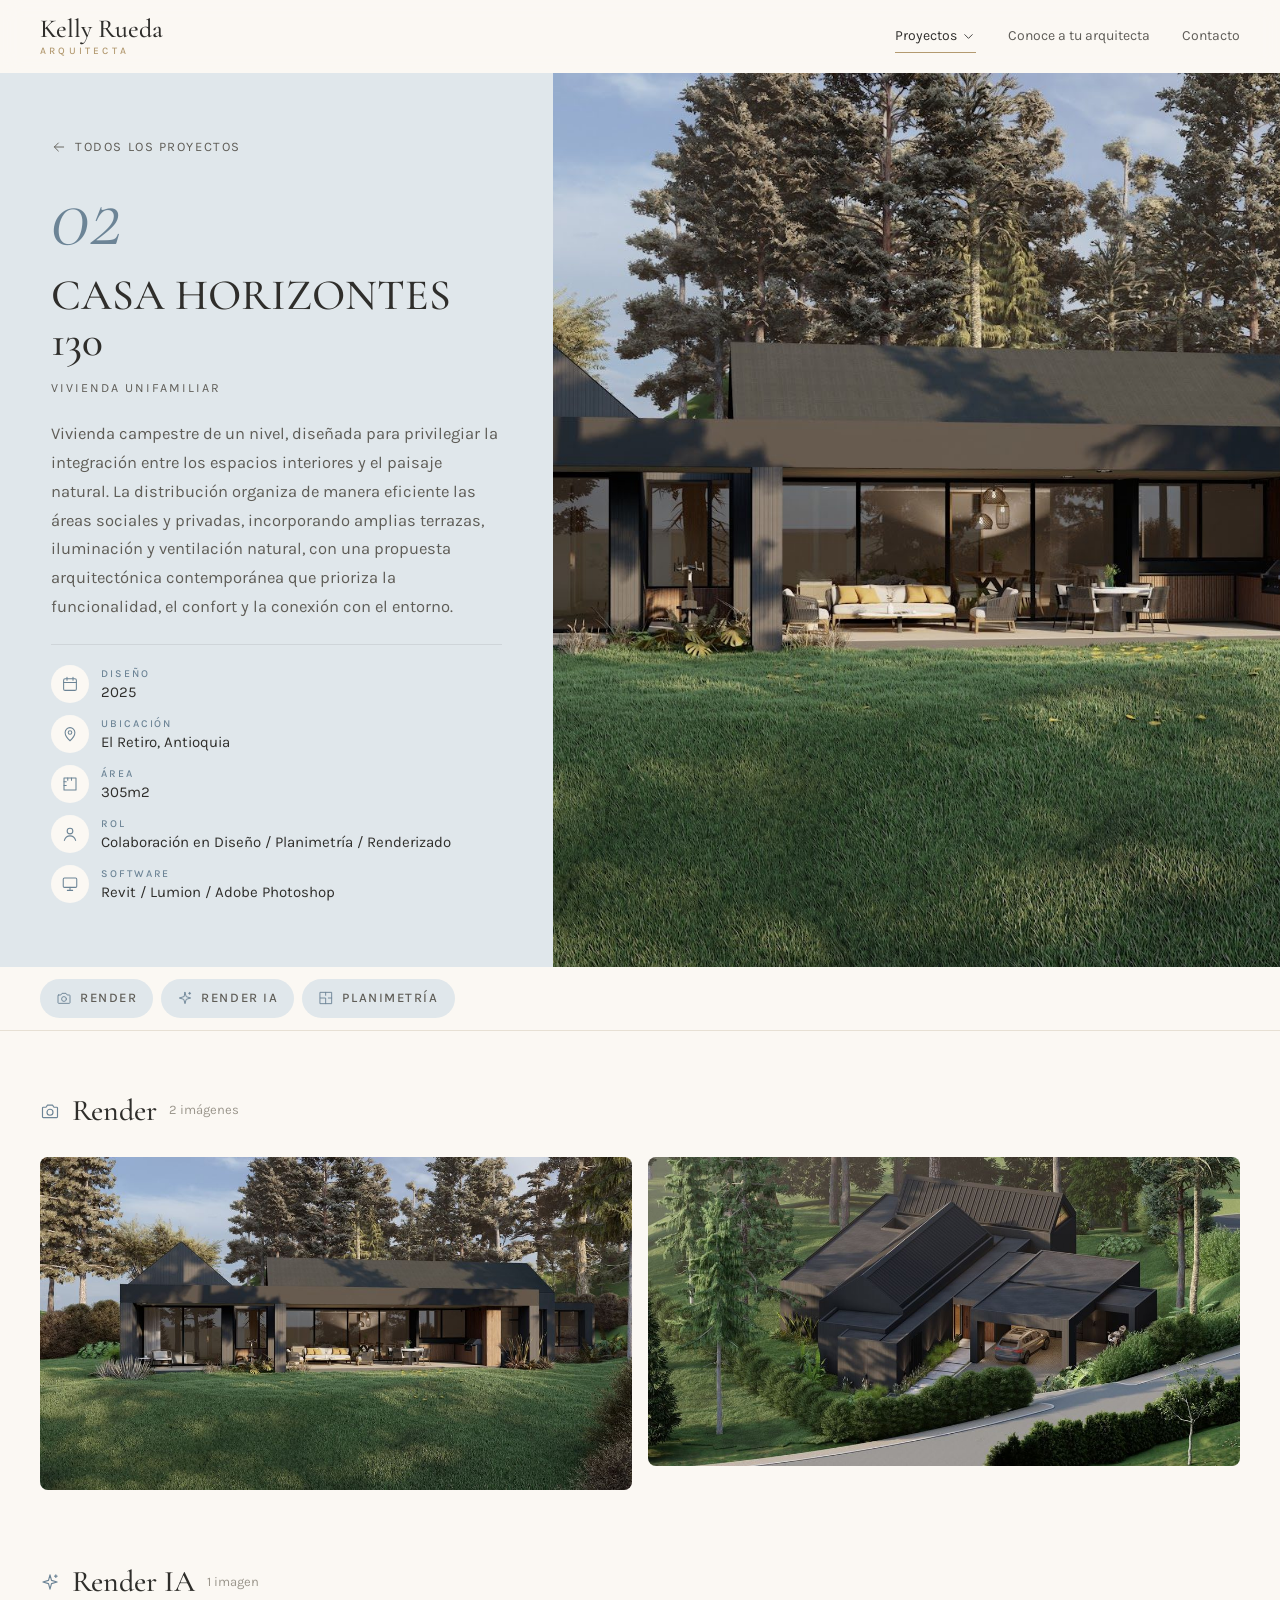
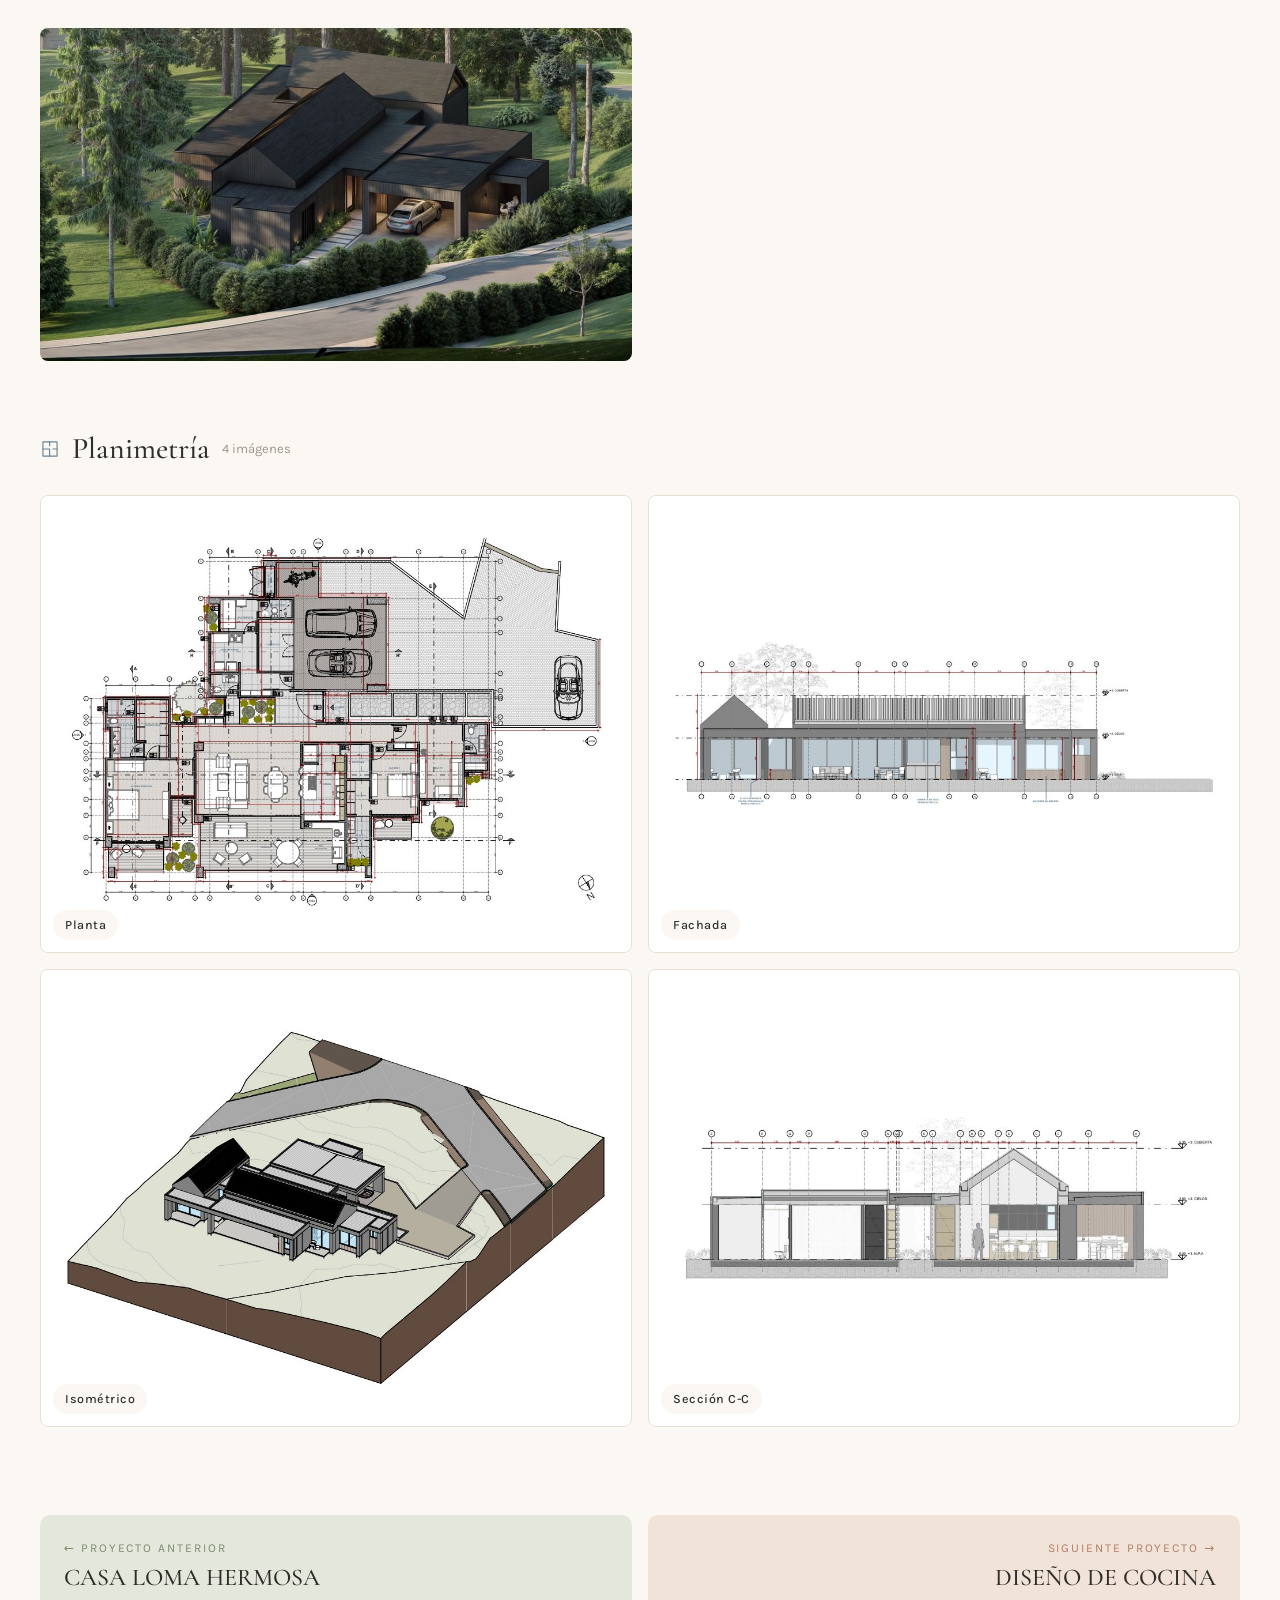
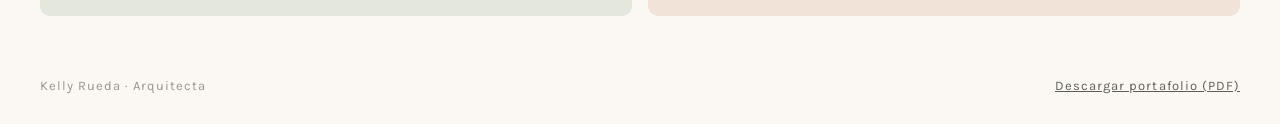
<file: proyectos/casa-horizontes-130/index.html>
<!doctype html>
<html lang="es-CO">
  <head>
    <meta charset="utf-8">
    <meta name="viewport" content="width=device-width,initial-scale=1">
    <title>Casa Horizontes 130 | Kelly Rueda Arquitecta</title>
    <meta name="description" content="Casa Horizontes 130, El Retiro, Antioquia (2025). Vivienda campestre de un nivel, diseñada para privilegiar la integración entre los espacios interiores y…">
    <meta name="author" content="Kelly Rueda">
    <meta name="robots" content="index, follow, max-image-preview:large">
    <meta name="google-site-verification" content="jeAXADDSP8tM6WsOKozgZ3KAmm0WJi00TWK08DQXEiY">
    <link rel="canonical" href="https://kellyrueda.github.io/proyectos/casa-horizontes-130/">
    <meta name="theme-color" content="#F1EBE1">
    <link rel="icon" href="data:image/svg+xml,%3Csvg xmlns='http://www.w3.org/2000/svg' viewBox='0 0 64 64'%3E%3Crect width='64' height='64' rx='14' fill='%23F1EBE1'/%3E%3Ctext x='32' y='43' text-anchor='middle' font-family='Georgia,serif' font-size='30' fill='%237C8B6D'%3EKR%3C/text%3E%3C/svg%3E">
    <meta property="og:type" content="website">
    <meta property="og:locale" content="es_CO">
    <meta property="og:site_name" content="Kelly Rueda · Arquitecta">
    <meta property="og:title" content="Casa Horizontes 130 | Kelly Rueda Arquitecta">
    <meta property="og:description" content="Casa Horizontes 130, El Retiro, Antioquia (2025). Vivienda campestre de un nivel, diseñada para privilegiar la integración entre los espacios interiores y…">
    <meta property="og:url" content="https://kellyrueda.github.io/proyectos/casa-horizontes-130/">
    <meta property="og:image" content="https://kellyrueda.github.io/img/og/H_c3.jpg">
    <meta property="og:image:width" content="1200">
    <meta property="og:image:height" content="630">
    <meta property="og:image:alt" content="Render – Casa Horizontes 130, proyecto de Kelly Rueda arquitecta">
    <meta name="twitter:card" content="summary_large_image">
    <meta name="twitter:title" content="Casa Horizontes 130 | Kelly Rueda Arquitecta">
    <meta name="twitter:description" content="Casa Horizontes 130, El Retiro, Antioquia (2025). Vivienda campestre de un nivel, diseñada para privilegiar la integración entre los espacios interiores y…">
    <meta name="twitter:image" content="https://kellyrueda.github.io/img/og/H_c3.jpg">
    <link rel="preconnect" href="https://fonts.googleapis.com">
    <link rel="preconnect" href="https://fonts.gstatic.com" crossorigin>
    <link href="https://fonts.googleapis.com/css2?family=Cormorant+Garamond:ital,wght@0,300;0,400;0,500;1,300;1,400&family=Karla:wght@400;500&display=swap" rel="stylesheet">
    <link rel="stylesheet" href="/styles.css?v=7864689d">
    <script type="application/ld+json">[{"@context": "https://schema.org", "@type": "CreativeWork", "name": "Casa Horizontes 130", "description": "Vivienda campestre de un nivel, diseñada para privilegiar la integración entre los espacios interiores y el paisaje natural. La distribución organiza de manera eficiente las áreas sociales y privadas, incorporando amplias terrazas, iluminación y ventilación natural, con una propuesta arquitectónica contemporánea que prioriza la funcionalidad, el confort y la conexión con el entorno.", "creator": {"@type": "Person", "name": "Kelly Rueda", "jobTitle": "Arquitecta", "url": "https://kellyrueda.github.io/"}, "locationCreated": "El Retiro, Antioquia", "dateCreated": "2025", "image": "/img/H_c3.jpg", "url": "https://kellyrueda.github.io/proyectos/casa-horizontes-130/"}, {"@context": "https://schema.org", "@type": "BreadcrumbList", "itemListElement": [{"@type": "ListItem", "position": 1, "name": "Inicio", "item": "https://kellyrueda.github.io/"}, {"@type": "ListItem", "position": 2, "name": "Proyectos", "item": "https://kellyrueda.github.io/#proyectos"}, {"@type": "ListItem", "position": 3, "name": "Casa Horizontes 130", "item": "https://kellyrueda.github.io/proyectos/casa-horizontes-130/"}]}]</script>
  </head>
  <body>
    <a class="skip" href="#main">Saltar al contenido</a>
    <header class="top">
      <div class="wrap">
        <a class="brand" href="/">Kelly Rueda<small>Arquitecta</small></a>
        <button class="menu-btn" aria-label="Abrir menú" aria-expanded="false" aria-controls="menu"><svg class="ic" viewBox="0 0 24 24" aria-hidden="true"><path d="M4 7h16M4 12h16M4 17h16"/></svg></button>
        <nav aria-label="Principal">
          <ul class="nav" id="menu">
            <li class="has-sub">
              <button class="sub-btn cur" type="button" aria-expanded="false" aria-controls="sub-proy">Proyectos <svg class="ic" viewBox="0 0 24 24" aria-hidden="true"><path d="m6 9 6 6 6-6"/></svg></button>
              <div class="dd" id="sub-proy">
                <ul>
                  <li>
                    <a class="c1" href="/proyectos/casa-loma-hermosa/"><span class="sn">01</span><span class="st"><b>Casa Loma Hermosa</b><small>San Jerónimo, Antioquia · 2023</small></span></a>
                  </li>
                  <li>
                    <a class="c2" href="/proyectos/casa-horizontes-130/" aria-current=page><span class="sn">02</span><span class="st"><b>Casa Horizontes 130</b><small>El Retiro, Antioquia · 2025</small></span></a>
                  </li>
                  <li>
                    <a class="c3" href="/proyectos/diseno-de-cocina/"><span class="sn">03</span><span class="st"><b>Diseño de cocina</b><small>El Retiro, Antioquia · 2025</small></span></a>
                  </li>
                  <li>
                    <a class="c4" href="/proyectos/apartamento-los-balsos/"><span class="sn">04</span><span class="st"><b>Remodelación Apartamento Los Balsos</b><small>Medellín, Antioquia · 2026</small></span></a>
                  </li>
                  <li class="all">
                    <a href="/#proyectos">Ver todos los proyectos <svg class="ic" viewBox="0 0 24 24" aria-hidden="true"><path d="M5 12h14M13 6l6 6-6 6"/></svg></a>
                  </li>
                </ul>
              </div>
            </li>
            <li>
              <a href="/conoce-a-tu-arquitecta/">Conoce a tu arquitecta</a>
            </li>
            <li>
              <a href="/#contacto">Contacto</a>
            </li>
          </ul>
        </nav>
      </div>
    </header>
    <main id="main" class="c2">
      <section class="p-hero">
        <div class="p-panel">
          <a class="back" href="/#proyectos"><svg class="ic" viewBox="0 0 24 24" aria-hidden="true"><path d="M5 12h14M13 6l6 6-6 6"/></svg>Todos los proyectos</a>
          <span class="p-num">02</span>
          <h1>CASA HORIZONTES 130</h1>
          <p class="sub">Vivienda unifamiliar</p>
          <p class="desc">Vivienda campestre de un nivel, diseñada para privilegiar la integración entre los espacios interiores y el paisaje natural. La distribución organiza de manera eficiente las áreas sociales y privadas, incorporando amplias terrazas, iluminación y ventilación natural, con una propuesta arquitectónica contemporánea que prioriza la funcionalidad, el confort y la conexión con el entorno.</p>
          <dl class="data">
            <div class="dt">
              <span class="dti"><svg class="ic" viewBox="0 0 24 24" aria-hidden="true"><rect x="3.5" y="5" width="17" height="15.5" rx="2"/><path d="M3.5 10h17M8 3v4M16 3v4"/></svg></span>
              <div>
                <dt>Diseño</dt>
                <dd>2025</dd>
              </div>
            </div>
            <div class="dt">
              <span class="dti"><svg class="ic" viewBox="0 0 24 24" aria-hidden="true"><path d="M12 21s-6.5-5.6-6.5-11a6.5 6.5 0 0 1 13 0c0 5.4-6.5 11-6.5 11z"/><circle cx="12" cy="10" r="2.4"/></svg></span>
              <div>
                <dt>Ubicación</dt>
                <dd>El Retiro, Antioquia</dd>
              </div>
            </div>
            <div class="dt">
              <span class="dti"><svg class="ic" viewBox="0 0 24 24" aria-hidden="true"><path d="M4 4h16v16H4z"/><path d="M4 9h3M4 14h3M9 4v3M14 4v3"/></svg></span>
              <div>
                <dt>Área</dt>
                <dd>305m2</dd>
              </div>
            </div>
            <div class="dt">
              <span class="dti"><svg class="ic" viewBox="0 0 24 24" aria-hidden="true"><circle cx="12" cy="8" r="3.8"/><path d="M4.5 20.5c1.2-3.9 4-6 7.5-6s6.3 2.1 7.5 6"/></svg></span>
              <div>
                <dt>Rol</dt>
                <dd>Colaboración en Diseño / Planimetría / Renderizado</dd>
              </div>
            </div>
            <div class="dt">
              <span class="dti"><svg class="ic" viewBox="0 0 24 24" aria-hidden="true"><rect x="3" y="4" width="18" height="12.5" rx="1.6"/><path d="M8.5 20.5h7M12 16.5v4"/></svg></span>
              <div>
                <dt>Software</dt>
                <dd>Revit / Lumion / Adobe Photoshop</dd>
              </div>
            </div>
          </dl>
        </div>
        <div class="p-img">
          <img src="/img/H_c3.jpg" alt="Render – Casa Horizontes 130, proyecto de Kelly Rueda arquitecta" fetchpriority="high">
        </div>
      </section>
      <div class="tabs">
        <div class="wrap">
          <a href="#g0"><svg class="ic" viewBox="0 0 24 24" aria-hidden="true"><path d="M4 7.5h3.2L9 5h6l1.8 2.5H20a1 1 0 0 1 1 1V19a1 1 0 0 1-1 1H4a1 1 0 0 1-1-1V8.5a1 1 0 0 1 1-1z"/><circle cx="12" cy="13.5" r="3.6"/></svg>Render</a>
          <a href="#g1"><svg class="ic" viewBox="0 0 24 24" aria-hidden="true"><path d="M12 3.5 13.8 10 20.5 12 13.8 14 12 20.5 10.2 14 3.5 12 10.2 10z"/><path d="M19 3.5v3M17.5 5h3"/></svg>Render IA</a>
          <a href="#g2"><svg class="ic" viewBox="0 0 24 24" aria-hidden="true"><path d="M3.5 3.5h17v17h-17z"/><path d="M3.5 12h8v8.5M11.5 3.5V8M15.5 12h5"/></svg>Planimetría</a>
        </div>
      </div>
      <section class="gal" id="g0">
        <div class="wrap">
          <div class="gal-head">
            <svg class="ic" viewBox="0 0 24 24" aria-hidden="true"><path d="M4 7.5h3.2L9 5h6l1.8 2.5H20a1 1 0 0 1 1 1V19a1 1 0 0 1-1 1H4a1 1 0 0 1-1-1V8.5a1 1 0 0 1 1-1z"/><circle cx="12" cy="13.5" r="3.6"/></svg>
            <h2>Render</h2>
            <span>2 imágenes</span>
          </div>
          <div class="masonry two">
            <figure class="shot" data-full="/img/H_c3.jpg" data-cap="Render">
              <button type="button" aria-label="Ampliar: Render – Casa Horizontes 130, proyecto de Kelly Rueda arquitecta"><img src="/img/m/H_c3.jpg" alt="Render – Casa Horizontes 130, proyecto de Kelly Rueda arquitecta" loading="lazy" decoding="async"></button>
            </figure>
            <figure class="shot" data-full="/img/H_d1.jpg" data-cap="Render">
              <button type="button" aria-label="Ampliar: Render – Casa Horizontes 130, proyecto de Kelly Rueda arquitecta"><img src="/img/m/H_d1.jpg" alt="Render – Casa Horizontes 130, proyecto de Kelly Rueda arquitecta" loading="lazy" decoding="async"></button>
            </figure>
          </div>
        </div>
      </section>
      <section class="gal" id="g1">
        <div class="wrap">
          <div class="gal-head">
            <svg class="ic" viewBox="0 0 24 24" aria-hidden="true"><path d="M12 3.5 13.8 10 20.5 12 13.8 14 12 20.5 10.2 14 3.5 12 10.2 10z"/><path d="M19 3.5v3M17.5 5h3"/></svg>
            <h2>Render IA</h2>
            <span>1 imagen</span>
          </div>
          <div class="masonry two">
            <figure class="shot" data-full="/img/H_ia3.jpg" data-cap="Render IA">
              <button type="button" aria-label="Ampliar: Render IA – Casa Horizontes 130, proyecto de Kelly Rueda arquitecta"><img src="/img/m/H_ia3.jpg" alt="Render IA – Casa Horizontes 130, proyecto de Kelly Rueda arquitecta" loading="lazy" decoding="async"></button>
            </figure>
          </div>
        </div>
      </section>
      <section class="gal" id="g2">
        <div class="wrap">
          <div class="gal-head">
            <svg class="ic" viewBox="0 0 24 24" aria-hidden="true"><path d="M3.5 3.5h17v17h-17z"/><path d="M3.5 12h8v8.5M11.5 3.5V8M15.5 12h5"/></svg>
            <h2>Planimetría</h2>
            <span>4 imágenes</span>
          </div>
          <div class="masonry two">
            <figure class="shot plan" data-full="/img/H_plan.jpg" data-cap="Planta">
              <button type="button" aria-label="Ampliar: Planta – Casa Horizontes 130, proyecto de Kelly Rueda arquitecta"><img src="/img/m/H_plan.jpg" alt="Planta – Casa Horizontes 130, proyecto de Kelly Rueda arquitecta" loading="lazy" decoding="async"></button>
              <figcaption>Planta</figcaption>
            </figure>
            <figure class="shot plan" data-full="/img/H_iso.jpg" data-cap="Isométrico">
              <button type="button" aria-label="Ampliar: Isométrico – Casa Horizontes 130, proyecto de Kelly Rueda arquitecta"><img src="/img/m/H_iso.jpg" alt="Isométrico – Casa Horizontes 130, proyecto de Kelly Rueda arquitecta" loading="lazy" decoding="async"></button>
              <figcaption>Isométrico</figcaption>
            </figure>
            <figure class="shot plan" data-full="/img/H_fach.jpg" data-cap="Fachada">
              <button type="button" aria-label="Ampliar: Fachada – Casa Horizontes 130, proyecto de Kelly Rueda arquitecta"><img src="/img/m/H_fach.jpg" alt="Fachada – Casa Horizontes 130, proyecto de Kelly Rueda arquitecta" loading="lazy" decoding="async"></button>
              <figcaption>Fachada</figcaption>
            </figure>
            <figure class="shot plan" data-full="/img/H_sec.jpg" data-cap="Sección C-C">
              <button type="button" aria-label="Ampliar: Sección – Casa Horizontes 130, proyecto de Kelly Rueda arquitecta"><img src="/img/m/H_sec.jpg" alt="Sección – Casa Horizontes 130, proyecto de Kelly Rueda arquitecta" loading="lazy" decoding="async"></button>
              <figcaption>Sección C-C</figcaption>
            </figure>
          </div>
        </div>
      </section>
      <nav class="wrap pn" aria-label="Otros proyectos">
        <a class="c1" href="/proyectos/casa-loma-hermosa/"><span class="lbl">← Proyecto anterior</span><span class="t">CASA LOMA HERMOSA</span></a>
        <a class="next c3" href="/proyectos/diseno-de-cocina/"><span class="lbl">Siguiente proyecto →</span><span class="t">DISEÑO DE COCINA</span></a>
      </nav>
    </main>
    <div class="lb" role="dialog" aria-modal="true" aria-label="Visor de imágenes">
      <span class="count"></span>
      <button class="x" aria-label="Cerrar"><svg class="ic" viewBox="0 0 24 24" aria-hidden="true"><path d="M6 6l12 12M18 6 6 18"/></svg></button>
      <button class="prev" aria-label="Anterior"><svg class="ic" viewBox="0 0 24 24" aria-hidden="true"><path d="M5 12h14M13 6l6 6-6 6"/></svg></button>
      <button class="nxt" aria-label="Siguiente"><svg class="ic" viewBox="0 0 24 24" aria-hidden="true"><path d="M5 12h14M13 6l6 6-6 6"/></svg></button>
      <img alt="">
      <p class="cap"></p>
    </div>
    <footer>
      <div class="wrap">
        <span>Kelly Rueda · Arquitecta</span><span>
        <a href="/Portafolio-Kelly-Rueda-Arquitecta.pdf" download>Descargar portafolio (PDF)</a>
        </span>
      </div>
    </footer>
    <script src="/app.js?v=7864689d" defer></script>
  </body>
</html>
</file>
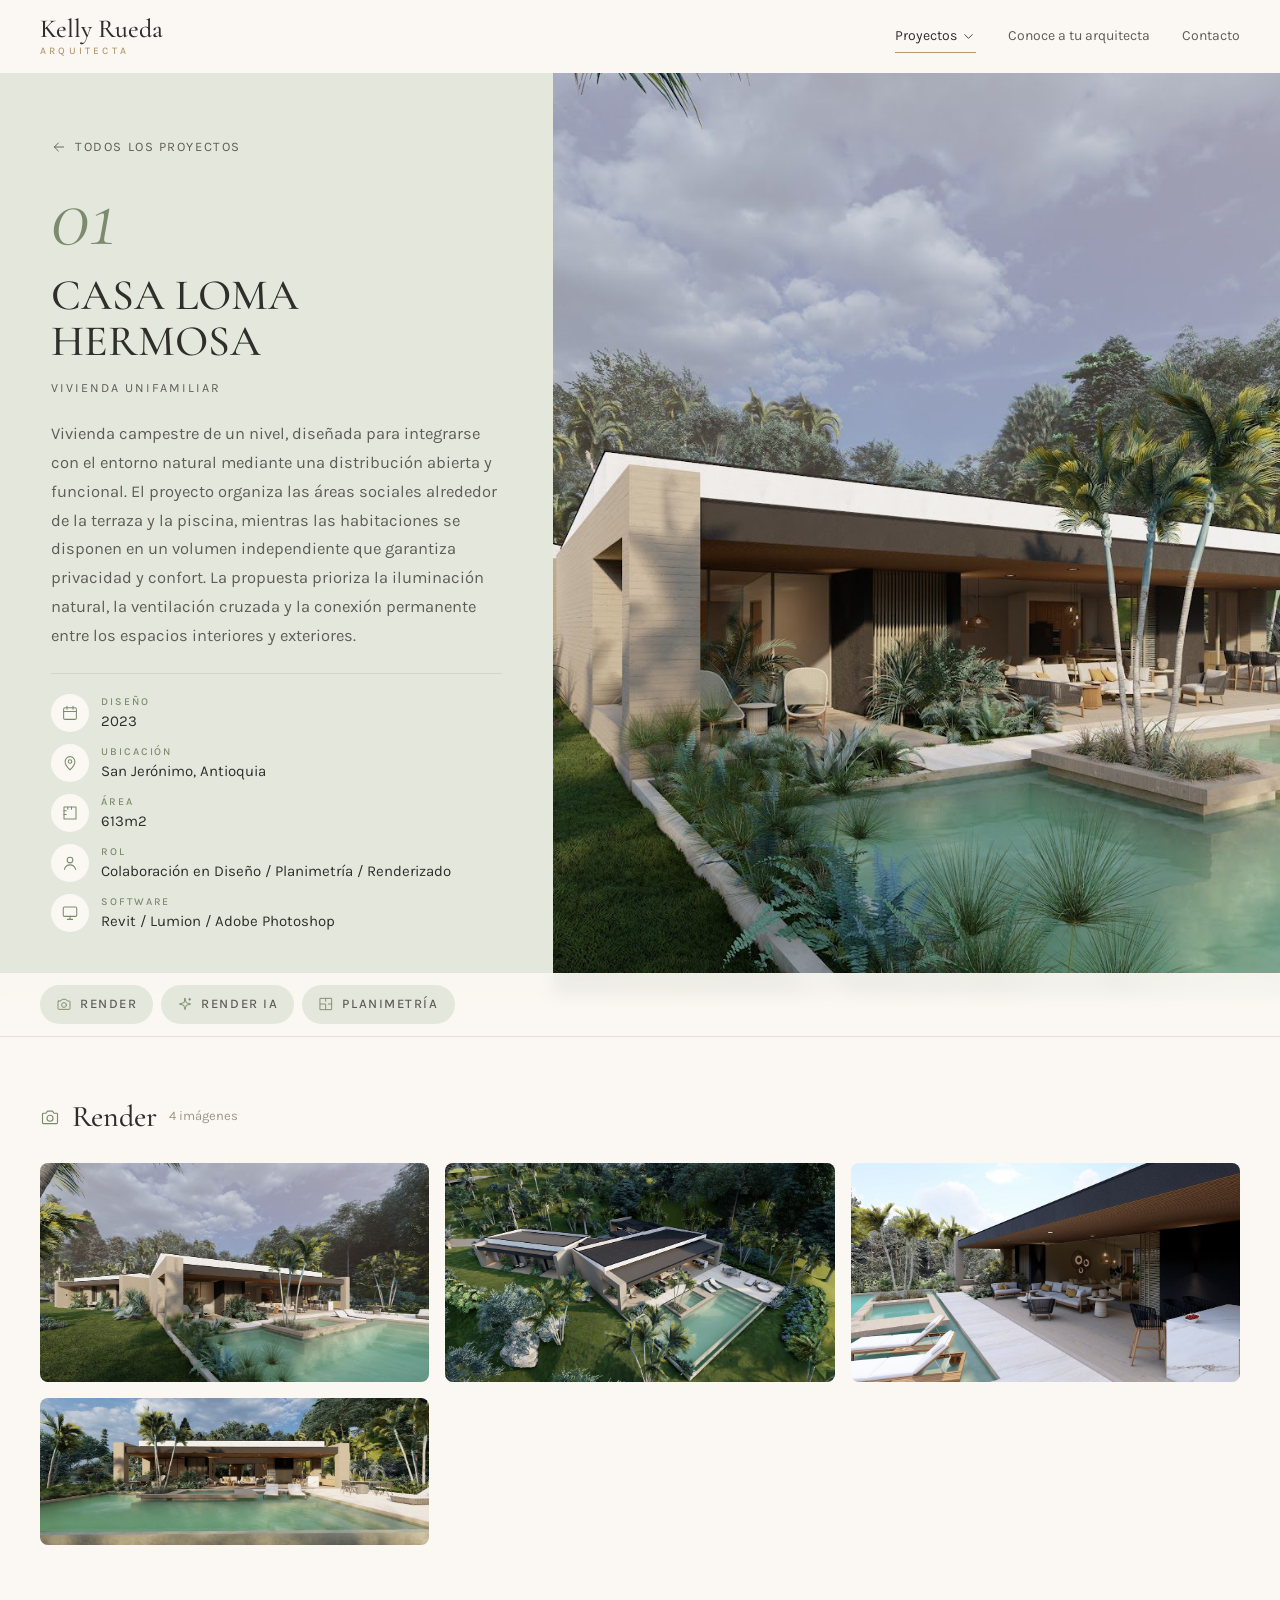
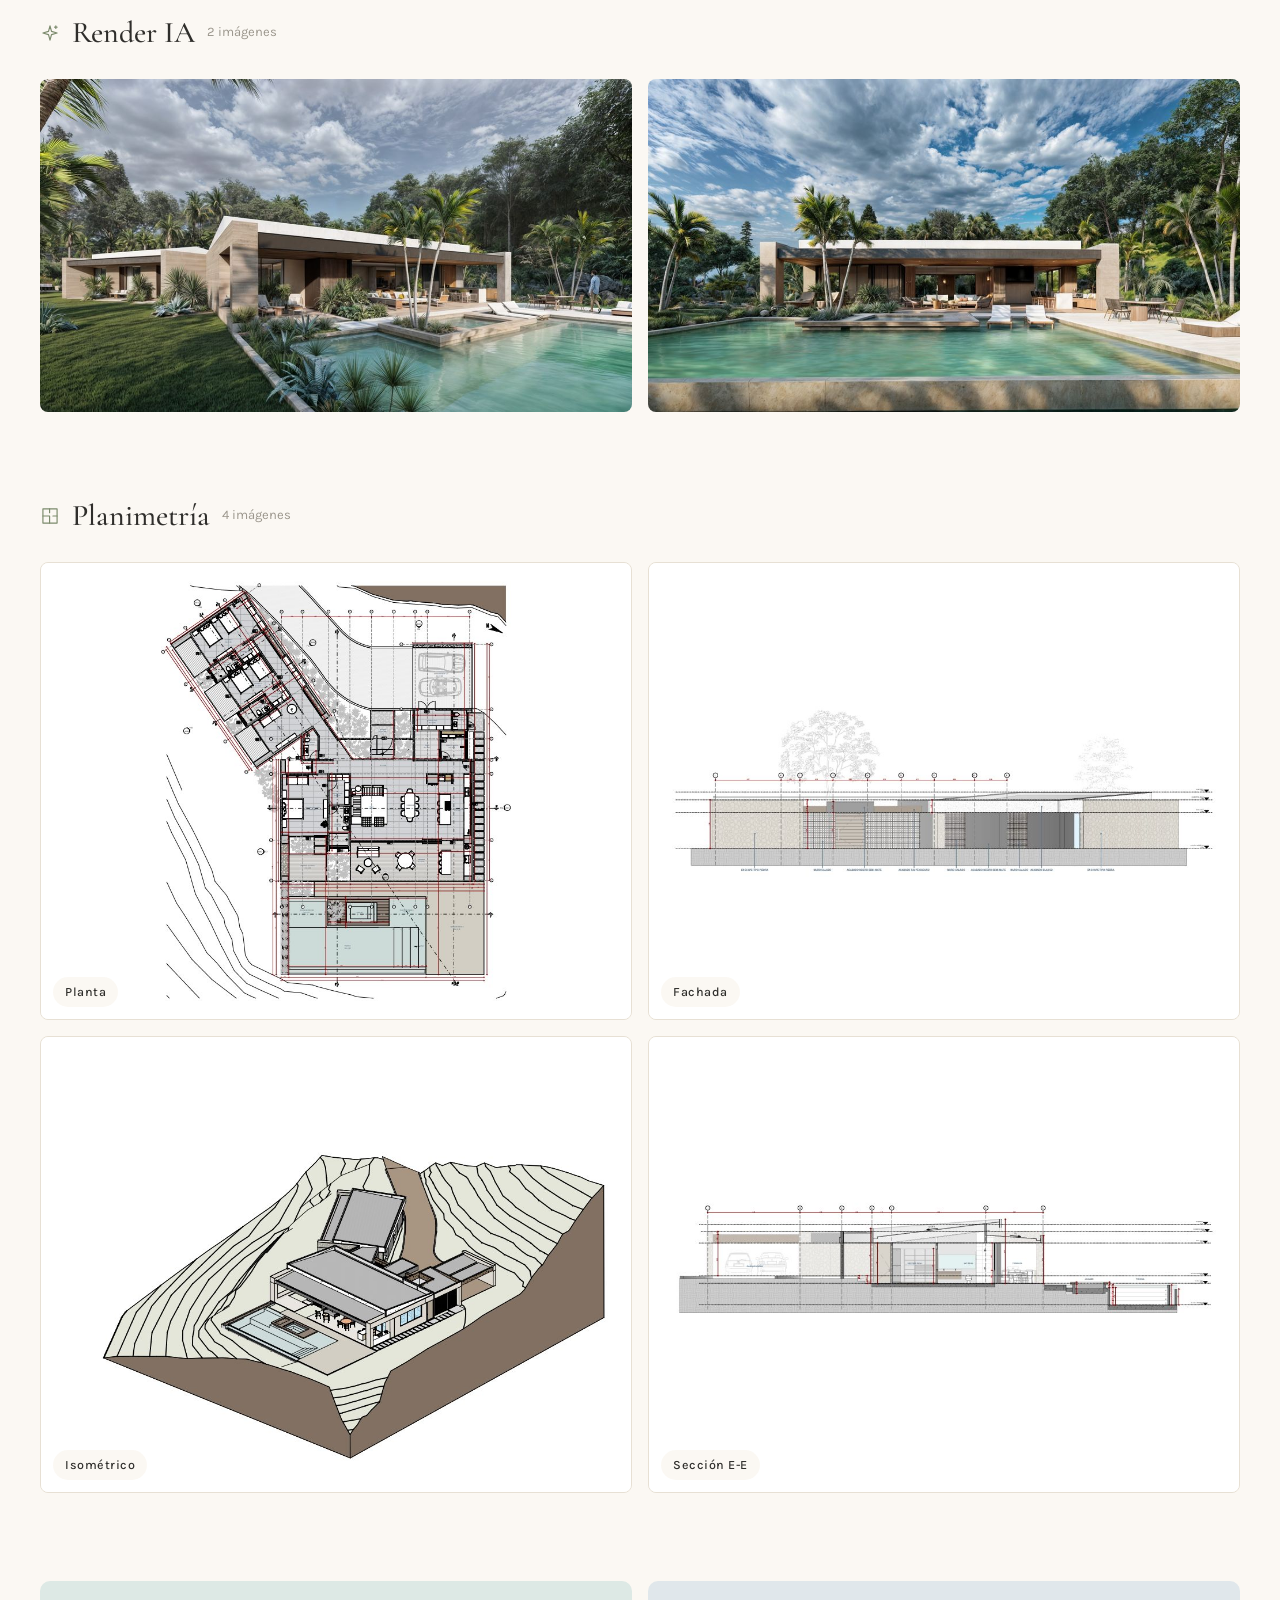
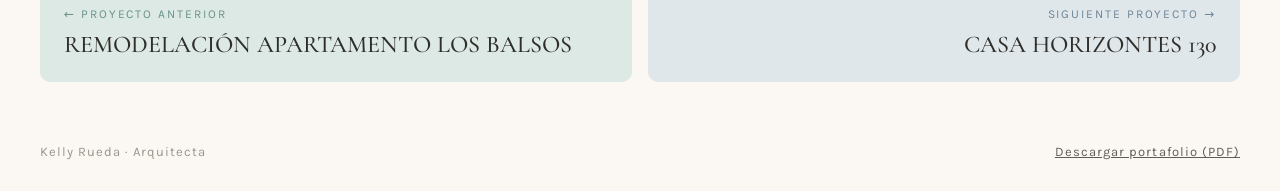
<file: proyectos/casa-loma-hermosa/index.html>
<!doctype html>
<html lang="es-CO">
  <head>
    <meta charset="utf-8">
    <meta name="viewport" content="width=device-width,initial-scale=1">
    <title>Casa Loma Hermosa | Kelly Rueda Arquitecta</title>
    <meta name="description" content="Casa Loma Hermosa, San Jerónimo, Antioquia (2023). Vivienda campestre de un nivel, diseñada para integrarse con el entorno natural mediante una…">
    <meta name="author" content="Kelly Rueda">
    <meta name="robots" content="index, follow, max-image-preview:large">
    <meta name="google-site-verification" content="jeAXADDSP8tM6WsOKozgZ3KAmm0WJi00TWK08DQXEiY">
    <link rel="canonical" href="https://kellyrueda.github.io/proyectos/casa-loma-hermosa/">
    <meta name="theme-color" content="#F1EBE1">
    <link rel="icon" href="data:image/svg+xml,%3Csvg xmlns='http://www.w3.org/2000/svg' viewBox='0 0 64 64'%3E%3Crect width='64' height='64' rx='14' fill='%23F1EBE1'/%3E%3Ctext x='32' y='43' text-anchor='middle' font-family='Georgia,serif' font-size='30' fill='%237C8B6D'%3EKR%3C/text%3E%3C/svg%3E">
    <meta property="og:type" content="website">
    <meta property="og:locale" content="es_CO">
    <meta property="og:site_name" content="Kelly Rueda · Arquitecta">
    <meta property="og:title" content="Casa Loma Hermosa | Kelly Rueda Arquitecta">
    <meta property="og:description" content="Casa Loma Hermosa, San Jerónimo, Antioquia (2023). Vivienda campestre de un nivel, diseñada para integrarse con el entorno natural mediante una…">
    <meta property="og:url" content="https://kellyrueda.github.io/proyectos/casa-loma-hermosa/">
    <meta property="og:image" content="https://kellyrueda.github.io/img/og/L_r21.jpg">
    <meta property="og:image:width" content="1200">
    <meta property="og:image:height" content="630">
    <meta property="og:image:alt" content="Render – Casa Loma Hermosa, proyecto de Kelly Rueda arquitecta">
    <meta name="twitter:card" content="summary_large_image">
    <meta name="twitter:title" content="Casa Loma Hermosa | Kelly Rueda Arquitecta">
    <meta name="twitter:description" content="Casa Loma Hermosa, San Jerónimo, Antioquia (2023). Vivienda campestre de un nivel, diseñada para integrarse con el entorno natural mediante una…">
    <meta name="twitter:image" content="https://kellyrueda.github.io/img/og/L_r21.jpg">
    <link rel="preconnect" href="https://fonts.googleapis.com">
    <link rel="preconnect" href="https://fonts.gstatic.com" crossorigin>
    <link href="https://fonts.googleapis.com/css2?family=Cormorant+Garamond:ital,wght@0,300;0,400;0,500;1,300;1,400&family=Karla:wght@400;500&display=swap" rel="stylesheet">
    <link rel="stylesheet" href="/styles.css?v=7864689d">
    <script type="application/ld+json">[{"@context": "https://schema.org", "@type": "CreativeWork", "name": "Casa Loma Hermosa", "description": "Vivienda campestre de un nivel, diseñada para integrarse con el entorno natural mediante una distribución abierta y funcional. El proyecto organiza las áreas sociales alrededor de la terraza y la piscina, mientras las habitaciones se disponen en un volumen independiente que garantiza privacidad y confort. La propuesta prioriza la iluminación natural, la ventilación cruzada y la conexión permanente entre los espacios interiores y exteriores.", "creator": {"@type": "Person", "name": "Kelly Rueda", "jobTitle": "Arquitecta", "url": "https://kellyrueda.github.io/"}, "locationCreated": "San Jerónimo, Antioquia", "dateCreated": "2023", "image": "/img/L_r21.jpg", "url": "https://kellyrueda.github.io/proyectos/casa-loma-hermosa/"}, {"@context": "https://schema.org", "@type": "BreadcrumbList", "itemListElement": [{"@type": "ListItem", "position": 1, "name": "Inicio", "item": "https://kellyrueda.github.io/"}, {"@type": "ListItem", "position": 2, "name": "Proyectos", "item": "https://kellyrueda.github.io/#proyectos"}, {"@type": "ListItem", "position": 3, "name": "Casa Loma Hermosa", "item": "https://kellyrueda.github.io/proyectos/casa-loma-hermosa/"}]}]</script>
  </head>
  <body>
    <a class="skip" href="#main">Saltar al contenido</a>
    <header class="top">
      <div class="wrap">
        <a class="brand" href="/">Kelly Rueda<small>Arquitecta</small></a>
        <button class="menu-btn" aria-label="Abrir menú" aria-expanded="false" aria-controls="menu"><svg class="ic" viewBox="0 0 24 24" aria-hidden="true"><path d="M4 7h16M4 12h16M4 17h16"/></svg></button>
        <nav aria-label="Principal">
          <ul class="nav" id="menu">
            <li class="has-sub">
              <button class="sub-btn cur" type="button" aria-expanded="false" aria-controls="sub-proy">Proyectos <svg class="ic" viewBox="0 0 24 24" aria-hidden="true"><path d="m6 9 6 6 6-6"/></svg></button>
              <div class="dd" id="sub-proy">
                <ul>
                  <li>
                    <a class="c1" href="/proyectos/casa-loma-hermosa/" aria-current=page><span class="sn">01</span><span class="st"><b>Casa Loma Hermosa</b><small>San Jerónimo, Antioquia · 2023</small></span></a>
                  </li>
                  <li>
                    <a class="c2" href="/proyectos/casa-horizontes-130/"><span class="sn">02</span><span class="st"><b>Casa Horizontes 130</b><small>El Retiro, Antioquia · 2025</small></span></a>
                  </li>
                  <li>
                    <a class="c3" href="/proyectos/diseno-de-cocina/"><span class="sn">03</span><span class="st"><b>Diseño de cocina</b><small>El Retiro, Antioquia · 2025</small></span></a>
                  </li>
                  <li>
                    <a class="c4" href="/proyectos/apartamento-los-balsos/"><span class="sn">04</span><span class="st"><b>Remodelación Apartamento Los Balsos</b><small>Medellín, Antioquia · 2026</small></span></a>
                  </li>
                  <li class="all">
                    <a href="/#proyectos">Ver todos los proyectos <svg class="ic" viewBox="0 0 24 24" aria-hidden="true"><path d="M5 12h14M13 6l6 6-6 6"/></svg></a>
                  </li>
                </ul>
              </div>
            </li>
            <li>
              <a href="/conoce-a-tu-arquitecta/">Conoce a tu arquitecta</a>
            </li>
            <li>
              <a href="/#contacto">Contacto</a>
            </li>
          </ul>
        </nav>
      </div>
    </header>
    <main id="main" class="c1">
      <section class="p-hero">
        <div class="p-panel">
          <a class="back" href="/#proyectos"><svg class="ic" viewBox="0 0 24 24" aria-hidden="true"><path d="M5 12h14M13 6l6 6-6 6"/></svg>Todos los proyectos</a>
          <span class="p-num">01</span>
          <h1>CASA LOMA HERMOSA</h1>
          <p class="sub">Vivienda unifamiliar</p>
          <p class="desc">Vivienda campestre de un nivel, diseñada para integrarse con el entorno natural mediante una distribución abierta y funcional. El proyecto organiza las áreas sociales alrededor de la terraza y la piscina, mientras las habitaciones se disponen en un volumen independiente que garantiza privacidad y confort. La propuesta prioriza la iluminación natural, la ventilación cruzada y la conexión permanente entre los espacios interiores y exteriores.</p>
          <dl class="data">
            <div class="dt">
              <span class="dti"><svg class="ic" viewBox="0 0 24 24" aria-hidden="true"><rect x="3.5" y="5" width="17" height="15.5" rx="2"/><path d="M3.5 10h17M8 3v4M16 3v4"/></svg></span>
              <div>
                <dt>Diseño</dt>
                <dd>2023</dd>
              </div>
            </div>
            <div class="dt">
              <span class="dti"><svg class="ic" viewBox="0 0 24 24" aria-hidden="true"><path d="M12 21s-6.5-5.6-6.5-11a6.5 6.5 0 0 1 13 0c0 5.4-6.5 11-6.5 11z"/><circle cx="12" cy="10" r="2.4"/></svg></span>
              <div>
                <dt>Ubicación</dt>
                <dd>San Jerónimo, Antioquia</dd>
              </div>
            </div>
            <div class="dt">
              <span class="dti"><svg class="ic" viewBox="0 0 24 24" aria-hidden="true"><path d="M4 4h16v16H4z"/><path d="M4 9h3M4 14h3M9 4v3M14 4v3"/></svg></span>
              <div>
                <dt>Área</dt>
                <dd>613m2</dd>
              </div>
            </div>
            <div class="dt">
              <span class="dti"><svg class="ic" viewBox="0 0 24 24" aria-hidden="true"><circle cx="12" cy="8" r="3.8"/><path d="M4.5 20.5c1.2-3.9 4-6 7.5-6s6.3 2.1 7.5 6"/></svg></span>
              <div>
                <dt>Rol</dt>
                <dd>Colaboración en Diseño / Planimetría / Renderizado</dd>
              </div>
            </div>
            <div class="dt">
              <span class="dti"><svg class="ic" viewBox="0 0 24 24" aria-hidden="true"><rect x="3" y="4" width="18" height="12.5" rx="1.6"/><path d="M8.5 20.5h7M12 16.5v4"/></svg></span>
              <div>
                <dt>Software</dt>
                <dd>Revit / Lumion / Adobe Photoshop</dd>
              </div>
            </div>
          </dl>
        </div>
        <div class="p-img">
          <img src="/img/L_r21.jpg" alt="Render – Casa Loma Hermosa, proyecto de Kelly Rueda arquitecta" fetchpriority="high">
        </div>
      </section>
      <div class="tabs">
        <div class="wrap">
          <a href="#g0"><svg class="ic" viewBox="0 0 24 24" aria-hidden="true"><path d="M4 7.5h3.2L9 5h6l1.8 2.5H20a1 1 0 0 1 1 1V19a1 1 0 0 1-1 1H4a1 1 0 0 1-1-1V8.5a1 1 0 0 1 1-1z"/><circle cx="12" cy="13.5" r="3.6"/></svg>Render</a>
          <a href="#g1"><svg class="ic" viewBox="0 0 24 24" aria-hidden="true"><path d="M12 3.5 13.8 10 20.5 12 13.8 14 12 20.5 10.2 14 3.5 12 10.2 10z"/><path d="M19 3.5v3M17.5 5h3"/></svg>Render IA</a>
          <a href="#g2"><svg class="ic" viewBox="0 0 24 24" aria-hidden="true"><path d="M3.5 3.5h17v17h-17z"/><path d="M3.5 12h8v8.5M11.5 3.5V8M15.5 12h5"/></svg>Planimetría</a>
        </div>
      </div>
      <section class="gal" id="g0">
        <div class="wrap">
          <div class="gal-head">
            <svg class="ic" viewBox="0 0 24 24" aria-hidden="true"><path d="M4 7.5h3.2L9 5h6l1.8 2.5H20a1 1 0 0 1 1 1V19a1 1 0 0 1-1 1H4a1 1 0 0 1-1-1V8.5a1 1 0 0 1 1-1z"/><circle cx="12" cy="13.5" r="3.6"/></svg>
            <h2>Render</h2>
            <span>4 imágenes</span>
          </div>
          <div class="masonry ">
            <figure class="shot" data-full="/img/L_r21.jpg" data-cap="Render">
              <button type="button" aria-label="Ampliar: Render – Casa Loma Hermosa, proyecto de Kelly Rueda arquitecta"><img src="/img/m/L_r21.jpg" alt="Render – Casa Loma Hermosa, proyecto de Kelly Rueda arquitecta" loading="lazy" decoding="async"></button>
            </figure>
            <figure class="shot" data-full="/img/L_r3.jpg" data-cap="Render">
              <button type="button" aria-label="Ampliar: Render – Casa Loma Hermosa, proyecto de Kelly Rueda arquitecta"><img src="/img/m/L_r3.jpg" alt="Render – Casa Loma Hermosa, proyecto de Kelly Rueda arquitecta" loading="lazy" decoding="async"></button>
            </figure>
            <figure class="shot" data-full="/img/L_r7.jpg" data-cap="Render">
              <button type="button" aria-label="Ampliar: Render – Casa Loma Hermosa, proyecto de Kelly Rueda arquitecta"><img src="/img/m/L_r7.jpg" alt="Render – Casa Loma Hermosa, proyecto de Kelly Rueda arquitecta" loading="lazy" decoding="async"></button>
            </figure>
            <figure class="shot" data-full="/img/L_r9.jpg" data-cap="Render">
              <button type="button" aria-label="Ampliar: Render – Casa Loma Hermosa, proyecto de Kelly Rueda arquitecta"><img src="/img/m/L_r9.jpg" alt="Render – Casa Loma Hermosa, proyecto de Kelly Rueda arquitecta" loading="lazy" decoding="async"></button>
            </figure>
          </div>
        </div>
      </section>
      <section class="gal" id="g1">
        <div class="wrap">
          <div class="gal-head">
            <svg class="ic" viewBox="0 0 24 24" aria-hidden="true"><path d="M12 3.5 13.8 10 20.5 12 13.8 14 12 20.5 10.2 14 3.5 12 10.2 10z"/><path d="M19 3.5v3M17.5 5h3"/></svg>
            <h2>Render IA</h2>
            <span>2 imágenes</span>
          </div>
          <div class="masonry two">
            <figure class="shot" data-full="/img/L_ia22.jpg" data-cap="Render IA">
              <button type="button" aria-label="Ampliar: Render IA – Casa Loma Hermosa, proyecto de Kelly Rueda arquitecta"><img src="/img/m/L_ia22.jpg" alt="Render IA – Casa Loma Hermosa, proyecto de Kelly Rueda arquitecta" loading="lazy" decoding="async"></button>
            </figure>
            <figure class="shot" data-full="/img/L_ia3.jpg" data-cap="Render IA">
              <button type="button" aria-label="Ampliar: Render IA – Casa Loma Hermosa, proyecto de Kelly Rueda arquitecta"><img src="/img/m/L_ia3.jpg" alt="Render IA – Casa Loma Hermosa, proyecto de Kelly Rueda arquitecta" loading="lazy" decoding="async"></button>
            </figure>
          </div>
        </div>
      </section>
      <section class="gal" id="g2">
        <div class="wrap">
          <div class="gal-head">
            <svg class="ic" viewBox="0 0 24 24" aria-hidden="true"><path d="M3.5 3.5h17v17h-17z"/><path d="M3.5 12h8v8.5M11.5 3.5V8M15.5 12h5"/></svg>
            <h2>Planimetría</h2>
            <span>4 imágenes</span>
          </div>
          <div class="masonry two">
            <figure class="shot plan" data-full="/img/L_plan.jpg" data-cap="Planta">
              <button type="button" aria-label="Ampliar: Planta – Casa Loma Hermosa, proyecto de Kelly Rueda arquitecta"><img src="/img/m/L_plan.jpg" alt="Planta – Casa Loma Hermosa, proyecto de Kelly Rueda arquitecta" loading="lazy" decoding="async"></button>
              <figcaption>Planta</figcaption>
            </figure>
            <figure class="shot plan" data-full="/img/L_iso.jpg" data-cap="Isométrico">
              <button type="button" aria-label="Ampliar: Isométrico – Casa Loma Hermosa, proyecto de Kelly Rueda arquitecta"><img src="/img/m/L_iso.jpg" alt="Isométrico – Casa Loma Hermosa, proyecto de Kelly Rueda arquitecta" loading="lazy" decoding="async"></button>
              <figcaption>Isométrico</figcaption>
            </figure>
            <figure class="shot plan" data-full="/img/L_fach.jpg" data-cap="Fachada">
              <button type="button" aria-label="Ampliar: Fachada – Casa Loma Hermosa, proyecto de Kelly Rueda arquitecta"><img src="/img/m/L_fach.jpg" alt="Fachada – Casa Loma Hermosa, proyecto de Kelly Rueda arquitecta" loading="lazy" decoding="async"></button>
              <figcaption>Fachada</figcaption>
            </figure>
            <figure class="shot plan" data-full="/img/L_sec.jpg" data-cap="Sección E-E">
              <button type="button" aria-label="Ampliar: Sección – Casa Loma Hermosa, proyecto de Kelly Rueda arquitecta"><img src="/img/m/L_sec.jpg" alt="Sección – Casa Loma Hermosa, proyecto de Kelly Rueda arquitecta" loading="lazy" decoding="async"></button>
              <figcaption>Sección E-E</figcaption>
            </figure>
          </div>
        </div>
      </section>
      <nav class="wrap pn" aria-label="Otros proyectos">
        <a class="c4" href="/proyectos/apartamento-los-balsos/"><span class="lbl">← Proyecto anterior</span><span class="t">REMODELACIÓN APARTAMENTO LOS BALSOS</span></a>
        <a class="next c2" href="/proyectos/casa-horizontes-130/"><span class="lbl">Siguiente proyecto →</span><span class="t">CASA HORIZONTES 130</span></a>
      </nav>
    </main>
    <div class="lb" role="dialog" aria-modal="true" aria-label="Visor de imágenes">
      <span class="count"></span>
      <button class="x" aria-label="Cerrar"><svg class="ic" viewBox="0 0 24 24" aria-hidden="true"><path d="M6 6l12 12M18 6 6 18"/></svg></button>
      <button class="prev" aria-label="Anterior"><svg class="ic" viewBox="0 0 24 24" aria-hidden="true"><path d="M5 12h14M13 6l6 6-6 6"/></svg></button>
      <button class="nxt" aria-label="Siguiente"><svg class="ic" viewBox="0 0 24 24" aria-hidden="true"><path d="M5 12h14M13 6l6 6-6 6"/></svg></button>
      <img alt="">
      <p class="cap"></p>
    </div>
    <footer>
      <div class="wrap">
        <span>Kelly Rueda · Arquitecta</span><span>
        <a href="/Portafolio-Kelly-Rueda-Arquitecta.pdf" download>Descargar portafolio (PDF)</a>
        </span>
      </div>
    </footer>
    <script src="/app.js?v=7864689d" defer></script>
  </body>
</html>
</file>
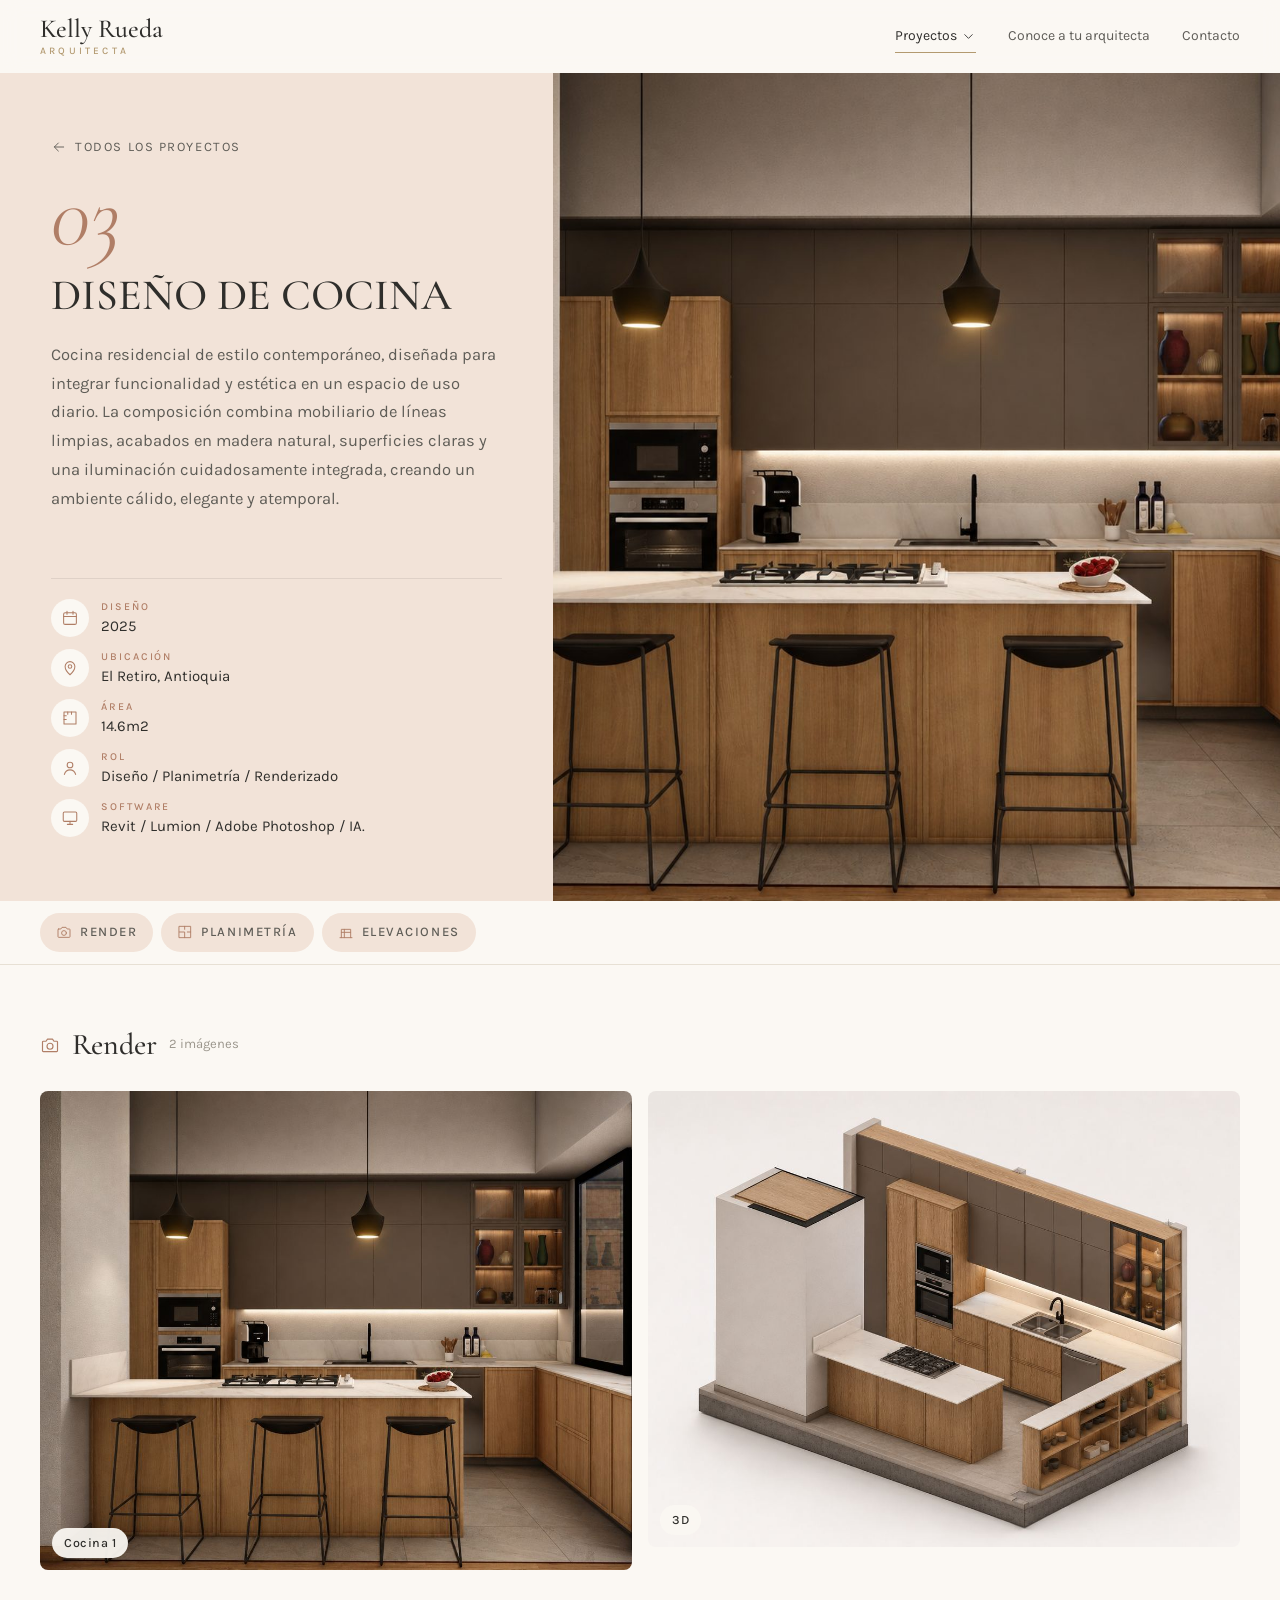
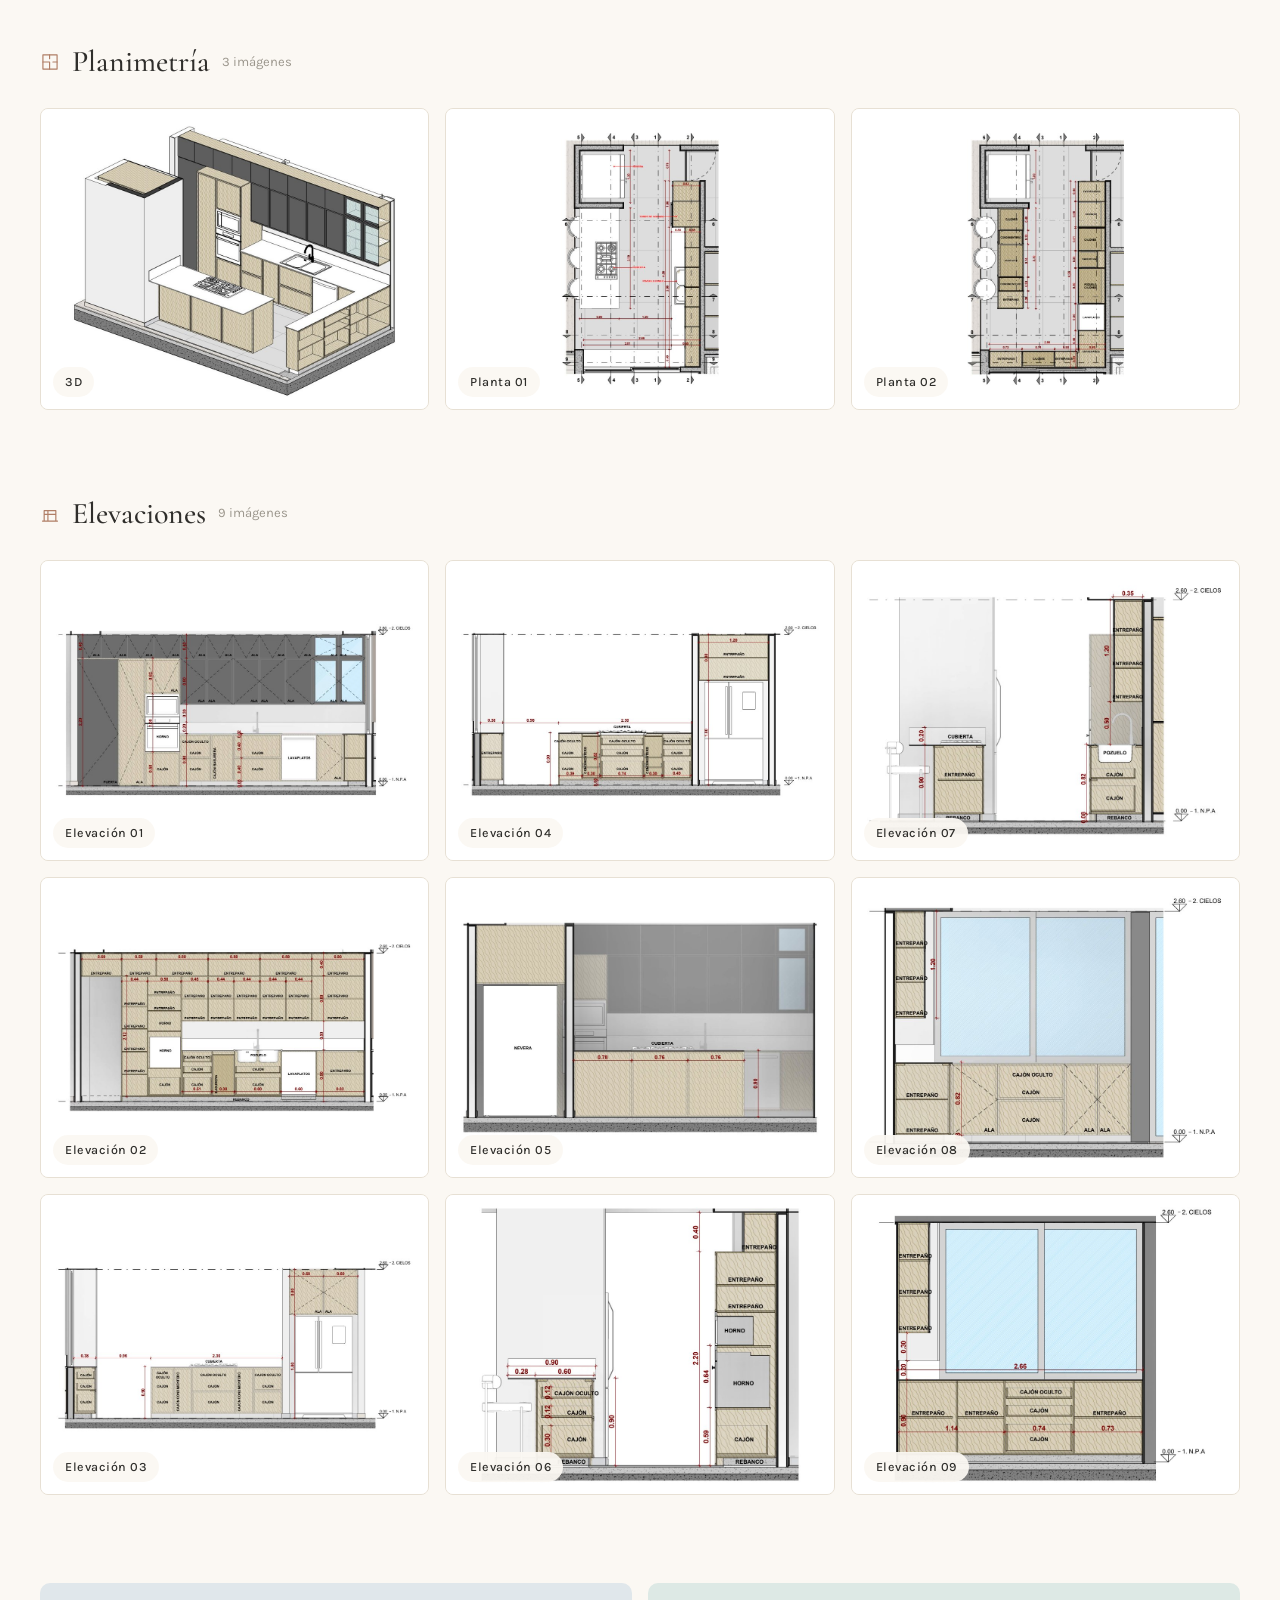
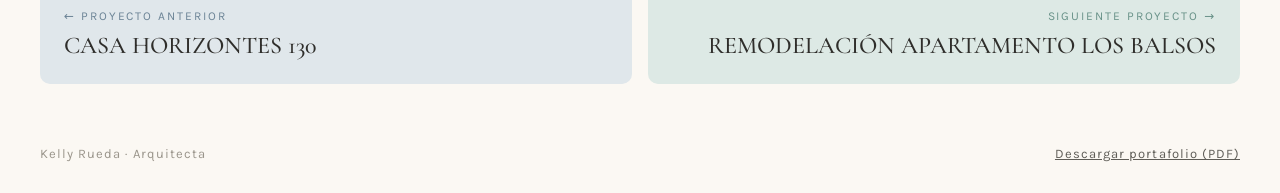
<file: proyectos/diseno-de-cocina/index.html>
<!doctype html>
<html lang="es-CO">
  <head>
    <meta charset="utf-8">
    <meta name="viewport" content="width=device-width,initial-scale=1">
    <title>Diseño de cocina | Kelly Rueda Arquitecta</title>
    <meta name="description" content="Diseño de cocina, El Retiro, Antioquia (2025). Cocina residencial de estilo contemporáneo, diseñada para integrar funcionalidad y estética en un espacio…">
    <meta name="author" content="Kelly Rueda">
    <meta name="robots" content="index, follow, max-image-preview:large">
    <meta name="google-site-verification" content="jeAXADDSP8tM6WsOKozgZ3KAmm0WJi00TWK08DQXEiY">
    <link rel="canonical" href="https://kellyrueda.github.io/proyectos/diseno-de-cocina/">
    <meta name="theme-color" content="#F1EBE1">
    <link rel="icon" href="data:image/svg+xml,%3Csvg xmlns='http://www.w3.org/2000/svg' viewBox='0 0 64 64'%3E%3Crect width='64' height='64' rx='14' fill='%23F1EBE1'/%3E%3Ctext x='32' y='43' text-anchor='middle' font-family='Georgia,serif' font-size='30' fill='%237C8B6D'%3EKR%3C/text%3E%3C/svg%3E">
    <meta property="og:type" content="website">
    <meta property="og:locale" content="es_CO">
    <meta property="og:site_name" content="Kelly Rueda · Arquitecta">
    <meta property="og:title" content="Diseño de cocina | Kelly Rueda Arquitecta">
    <meta property="og:description" content="Diseño de cocina, El Retiro, Antioquia (2025). Cocina residencial de estilo contemporáneo, diseñada para integrar funcionalidad y estética en un espacio…">
    <meta property="og:url" content="https://kellyrueda.github.io/proyectos/diseno-de-cocina/">
    <meta property="og:image" content="https://kellyrueda.github.io/img/og/C_k1.jpg">
    <meta property="og:image:width" content="1200">
    <meta property="og:image:height" content="630">
    <meta property="og:image:alt" content="Render cocina – Diseño de cocina, proyecto de Kelly Rueda arquitecta">
    <meta name="twitter:card" content="summary_large_image">
    <meta name="twitter:title" content="Diseño de cocina | Kelly Rueda Arquitecta">
    <meta name="twitter:description" content="Diseño de cocina, El Retiro, Antioquia (2025). Cocina residencial de estilo contemporáneo, diseñada para integrar funcionalidad y estética en un espacio…">
    <meta name="twitter:image" content="https://kellyrueda.github.io/img/og/C_k1.jpg">
    <link rel="preconnect" href="https://fonts.googleapis.com">
    <link rel="preconnect" href="https://fonts.gstatic.com" crossorigin>
    <link href="https://fonts.googleapis.com/css2?family=Cormorant+Garamond:ital,wght@0,300;0,400;0,500;1,300;1,400&family=Karla:wght@400;500&display=swap" rel="stylesheet">
    <link rel="stylesheet" href="/styles.css?v=7864689d">
    <script type="application/ld+json">[{"@context": "https://schema.org", "@type": "CreativeWork", "name": "Diseño de cocina", "description": "Cocina residencial de estilo contemporáneo, diseñada para integrar funcionalidad y estética en un espacio de uso diario. La composición combina mobiliario de líneas limpias, acabados en madera natural, superficies claras y una iluminación cuidadosamente integrada, creando un ambiente cálido, elegante y atemporal.", "creator": {"@type": "Person", "name": "Kelly Rueda", "jobTitle": "Arquitecta", "url": "https://kellyrueda.github.io/"}, "locationCreated": "El Retiro, Antioquia", "dateCreated": "2025", "image": "/img/C_k1.jpg", "url": "https://kellyrueda.github.io/proyectos/diseno-de-cocina/"}, {"@context": "https://schema.org", "@type": "BreadcrumbList", "itemListElement": [{"@type": "ListItem", "position": 1, "name": "Inicio", "item": "https://kellyrueda.github.io/"}, {"@type": "ListItem", "position": 2, "name": "Proyectos", "item": "https://kellyrueda.github.io/#proyectos"}, {"@type": "ListItem", "position": 3, "name": "Diseño de cocina", "item": "https://kellyrueda.github.io/proyectos/diseno-de-cocina/"}]}]</script>
  </head>
  <body>
    <a class="skip" href="#main">Saltar al contenido</a>
    <header class="top">
      <div class="wrap">
        <a class="brand" href="/">Kelly Rueda<small>Arquitecta</small></a>
        <button class="menu-btn" aria-label="Abrir menú" aria-expanded="false" aria-controls="menu"><svg class="ic" viewBox="0 0 24 24" aria-hidden="true"><path d="M4 7h16M4 12h16M4 17h16"/></svg></button>
        <nav aria-label="Principal">
          <ul class="nav" id="menu">
            <li class="has-sub">
              <button class="sub-btn cur" type="button" aria-expanded="false" aria-controls="sub-proy">Proyectos <svg class="ic" viewBox="0 0 24 24" aria-hidden="true"><path d="m6 9 6 6 6-6"/></svg></button>
              <div class="dd" id="sub-proy">
                <ul>
                  <li>
                    <a class="c1" href="/proyectos/casa-loma-hermosa/"><span class="sn">01</span><span class="st"><b>Casa Loma Hermosa</b><small>San Jerónimo, Antioquia · 2023</small></span></a>
                  </li>
                  <li>
                    <a class="c2" href="/proyectos/casa-horizontes-130/"><span class="sn">02</span><span class="st"><b>Casa Horizontes 130</b><small>El Retiro, Antioquia · 2025</small></span></a>
                  </li>
                  <li>
                    <a class="c3" href="/proyectos/diseno-de-cocina/" aria-current=page><span class="sn">03</span><span class="st"><b>Diseño de cocina</b><small>El Retiro, Antioquia · 2025</small></span></a>
                  </li>
                  <li>
                    <a class="c4" href="/proyectos/apartamento-los-balsos/"><span class="sn">04</span><span class="st"><b>Remodelación Apartamento Los Balsos</b><small>Medellín, Antioquia · 2026</small></span></a>
                  </li>
                  <li class="all">
                    <a href="/#proyectos">Ver todos los proyectos <svg class="ic" viewBox="0 0 24 24" aria-hidden="true"><path d="M5 12h14M13 6l6 6-6 6"/></svg></a>
                  </li>
                </ul>
              </div>
            </li>
            <li>
              <a href="/conoce-a-tu-arquitecta/">Conoce a tu arquitecta</a>
            </li>
            <li>
              <a href="/#contacto">Contacto</a>
            </li>
          </ul>
        </nav>
      </div>
    </header>
    <main id="main" class="c3">
      <section class="p-hero">
        <div class="p-panel">
          <a class="back" href="/#proyectos"><svg class="ic" viewBox="0 0 24 24" aria-hidden="true"><path d="M5 12h14M13 6l6 6-6 6"/></svg>Todos los proyectos</a>
          <span class="p-num">03</span>
          <h1>DISEÑO DE COCINA</h1>
          <p class="desc">Cocina residencial de estilo contemporáneo, diseñada para integrar funcionalidad y estética en un espacio de uso diario. La composición combina mobiliario de líneas limpias, acabados en madera natural, superficies claras y una iluminación cuidadosamente integrada, creando un ambiente cálido, elegante y atemporal.</p>
          <dl class="data">
            <div class="dt">
              <span class="dti"><svg class="ic" viewBox="0 0 24 24" aria-hidden="true"><rect x="3.5" y="5" width="17" height="15.5" rx="2"/><path d="M3.5 10h17M8 3v4M16 3v4"/></svg></span>
              <div>
                <dt>Diseño</dt>
                <dd>2025</dd>
              </div>
            </div>
            <div class="dt">
              <span class="dti"><svg class="ic" viewBox="0 0 24 24" aria-hidden="true"><path d="M12 21s-6.5-5.6-6.5-11a6.5 6.5 0 0 1 13 0c0 5.4-6.5 11-6.5 11z"/><circle cx="12" cy="10" r="2.4"/></svg></span>
              <div>
                <dt>Ubicación</dt>
                <dd>El Retiro, Antioquia</dd>
              </div>
            </div>
            <div class="dt">
              <span class="dti"><svg class="ic" viewBox="0 0 24 24" aria-hidden="true"><path d="M4 4h16v16H4z"/><path d="M4 9h3M4 14h3M9 4v3M14 4v3"/></svg></span>
              <div>
                <dt>Área</dt>
                <dd>14.6m2</dd>
              </div>
            </div>
            <div class="dt">
              <span class="dti"><svg class="ic" viewBox="0 0 24 24" aria-hidden="true"><circle cx="12" cy="8" r="3.8"/><path d="M4.5 20.5c1.2-3.9 4-6 7.5-6s6.3 2.1 7.5 6"/></svg></span>
              <div>
                <dt>Rol</dt>
                <dd>Diseño / Planimetría / Renderizado</dd>
              </div>
            </div>
            <div class="dt">
              <span class="dti"><svg class="ic" viewBox="0 0 24 24" aria-hidden="true"><rect x="3" y="4" width="18" height="12.5" rx="1.6"/><path d="M8.5 20.5h7M12 16.5v4"/></svg></span>
              <div>
                <dt>Software</dt>
                <dd>Revit / Lumion / Adobe Photoshop / IA.</dd>
              </div>
            </div>
          </dl>
        </div>
        <div class="p-img">
          <img src="/img/C_k1.jpg" alt="Render cocina – Diseño de cocina, proyecto de Kelly Rueda arquitecta" fetchpriority="high">
        </div>
      </section>
      <div class="tabs">
        <div class="wrap">
          <a href="#g0"><svg class="ic" viewBox="0 0 24 24" aria-hidden="true"><path d="M4 7.5h3.2L9 5h6l1.8 2.5H20a1 1 0 0 1 1 1V19a1 1 0 0 1-1 1H4a1 1 0 0 1-1-1V8.5a1 1 0 0 1 1-1z"/><circle cx="12" cy="13.5" r="3.6"/></svg>Render</a>
          <a href="#g1"><svg class="ic" viewBox="0 0 24 24" aria-hidden="true"><path d="M3.5 3.5h17v17h-17z"/><path d="M3.5 12h8v8.5M11.5 3.5V8M15.5 12h5"/></svg>Planimetría</a>
          <a href="#g2"><svg class="ic" viewBox="0 0 24 24" aria-hidden="true"><path d="M3 20.5h18M5 20.5V8h14v12.5M5 12.5h14M9.5 8v12.5"/></svg>Elevaciones</a>
        </div>
      </div>
      <section class="gal" id="g0">
        <div class="wrap">
          <div class="gal-head">
            <svg class="ic" viewBox="0 0 24 24" aria-hidden="true"><path d="M4 7.5h3.2L9 5h6l1.8 2.5H20a1 1 0 0 1 1 1V19a1 1 0 0 1-1 1H4a1 1 0 0 1-1-1V8.5a1 1 0 0 1 1-1z"/><circle cx="12" cy="13.5" r="3.6"/></svg>
            <h2>Render</h2>
            <span>2 imágenes</span>
          </div>
          <div class="masonry two">
            <figure class="shot" data-full="/img/C_k1.jpg" data-cap="Cocina 1">
              <button type="button" aria-label="Ampliar: Render cocina – Diseño de cocina, proyecto de Kelly Rueda arquitecta"><img src="/img/m/C_k1.jpg" alt="Render cocina – Diseño de cocina, proyecto de Kelly Rueda arquitecta" loading="lazy" decoding="async"></button>
              <figcaption>Cocina 1</figcaption>
            </figure>
            <figure class="shot" data-full="/img/C_3dr.jpg" data-cap="3D">
              <button type="button" aria-label="Ampliar: Render 3D – Diseño de cocina, proyecto de Kelly Rueda arquitecta"><img src="/img/m/C_3dr.jpg" alt="Render 3D – Diseño de cocina, proyecto de Kelly Rueda arquitecta" loading="lazy" decoding="async"></button>
              <figcaption>3D</figcaption>
            </figure>
          </div>
        </div>
      </section>
      <section class="gal" id="g1">
        <div class="wrap">
          <div class="gal-head">
            <svg class="ic" viewBox="0 0 24 24" aria-hidden="true"><path d="M3.5 3.5h17v17h-17z"/><path d="M3.5 12h8v8.5M11.5 3.5V8M15.5 12h5"/></svg>
            <h2>Planimetría</h2>
            <span>3 imágenes</span>
          </div>
          <div class="masonry ">
            <figure class="shot plan" data-full="/img/C_3dj.jpg" data-cap="3D">
              <button type="button" aria-label="Ampliar: Modelo 3D – Diseño de cocina, proyecto de Kelly Rueda arquitecta"><img src="/img/m/C_3dj.jpg" alt="Modelo 3D – Diseño de cocina, proyecto de Kelly Rueda arquitecta" loading="lazy" decoding="async"></button>
              <figcaption>3D</figcaption>
            </figure>
            <figure class="shot plan" data-full="/img/C_p1.jpg" data-cap="Planta 01">
              <button type="button" aria-label="Ampliar: Planta 1 – Diseño de cocina, proyecto de Kelly Rueda arquitecta"><img src="/img/m/C_p1.jpg" alt="Planta 1 – Diseño de cocina, proyecto de Kelly Rueda arquitecta" loading="lazy" decoding="async"></button>
              <figcaption>Planta 01</figcaption>
            </figure>
            <figure class="shot plan" data-full="/img/C_p2.jpg" data-cap="Planta 02">
              <button type="button" aria-label="Ampliar: Planta 2 – Diseño de cocina, proyecto de Kelly Rueda arquitecta"><img src="/img/m/C_p2.jpg" alt="Planta 2 – Diseño de cocina, proyecto de Kelly Rueda arquitecta" loading="lazy" decoding="async"></button>
              <figcaption>Planta 02</figcaption>
            </figure>
          </div>
        </div>
      </section>
      <section class="gal" id="g2">
        <div class="wrap">
          <div class="gal-head">
            <svg class="ic" viewBox="0 0 24 24" aria-hidden="true"><path d="M3 20.5h18M5 20.5V8h14v12.5M5 12.5h14M9.5 8v12.5"/></svg>
            <h2>Elevaciones</h2>
            <span>9 imágenes</span>
          </div>
          <div class="masonry ">
            <figure class="shot plan" data-full="/img/C_e1.jpg" data-cap="Elevación 01">
              <button type="button" aria-label="Ampliar: Elevación 1 – Diseño de cocina, proyecto de Kelly Rueda arquitecta"><img src="/img/m/C_e1.jpg" alt="Elevación 1 – Diseño de cocina, proyecto de Kelly Rueda arquitecta" loading="lazy" decoding="async"></button>
              <figcaption>Elevación 01</figcaption>
            </figure>
            <figure class="shot plan" data-full="/img/C_e2.jpg" data-cap="Elevación 02">
              <button type="button" aria-label="Ampliar: Elevación 2 – Diseño de cocina, proyecto de Kelly Rueda arquitecta"><img src="/img/m/C_e2.jpg" alt="Elevación 2 – Diseño de cocina, proyecto de Kelly Rueda arquitecta" loading="lazy" decoding="async"></button>
              <figcaption>Elevación 02</figcaption>
            </figure>
            <figure class="shot plan" data-full="/img/C_e3.jpg" data-cap="Elevación 03">
              <button type="button" aria-label="Ampliar: Elevación 3 – Diseño de cocina, proyecto de Kelly Rueda arquitecta"><img src="/img/m/C_e3.jpg" alt="Elevación 3 – Diseño de cocina, proyecto de Kelly Rueda arquitecta" loading="lazy" decoding="async"></button>
              <figcaption>Elevación 03</figcaption>
            </figure>
            <figure class="shot plan" data-full="/img/C_e4.jpg" data-cap="Elevación 04">
              <button type="button" aria-label="Ampliar: Elevación 4 – Diseño de cocina, proyecto de Kelly Rueda arquitecta"><img src="/img/m/C_e4.jpg" alt="Elevación 4 – Diseño de cocina, proyecto de Kelly Rueda arquitecta" loading="lazy" decoding="async"></button>
              <figcaption>Elevación 04</figcaption>
            </figure>
            <figure class="shot plan" data-full="/img/C_e5.jpg" data-cap="Elevación 05">
              <button type="button" aria-label="Ampliar: Elevación 5 – Diseño de cocina, proyecto de Kelly Rueda arquitecta"><img src="/img/m/C_e5.jpg" alt="Elevación 5 – Diseño de cocina, proyecto de Kelly Rueda arquitecta" loading="lazy" decoding="async"></button>
              <figcaption>Elevación 05</figcaption>
            </figure>
            <figure class="shot plan" data-full="/img/C_e6.jpg" data-cap="Elevación 06">
              <button type="button" aria-label="Ampliar: Elevación 6 – Diseño de cocina, proyecto de Kelly Rueda arquitecta"><img src="/img/m/C_e6.jpg" alt="Elevación 6 – Diseño de cocina, proyecto de Kelly Rueda arquitecta" loading="lazy" decoding="async"></button>
              <figcaption>Elevación 06</figcaption>
            </figure>
            <figure class="shot plan" data-full="/img/C_e7.jpg" data-cap="Elevación 07">
              <button type="button" aria-label="Ampliar: Elevación 7 – Diseño de cocina, proyecto de Kelly Rueda arquitecta"><img src="/img/m/C_e7.jpg" alt="Elevación 7 – Diseño de cocina, proyecto de Kelly Rueda arquitecta" loading="lazy" decoding="async"></button>
              <figcaption>Elevación 07</figcaption>
            </figure>
            <figure class="shot plan" data-full="/img/C_e8.jpg" data-cap="Elevación 08">
              <button type="button" aria-label="Ampliar: Elevación 8 – Diseño de cocina, proyecto de Kelly Rueda arquitecta"><img src="/img/m/C_e8.jpg" alt="Elevación 8 – Diseño de cocina, proyecto de Kelly Rueda arquitecta" loading="lazy" decoding="async"></button>
              <figcaption>Elevación 08</figcaption>
            </figure>
            <figure class="shot plan" data-full="/img/C_e9.jpg" data-cap="Elevación 09">
              <button type="button" aria-label="Ampliar: Elevación 9 – Diseño de cocina, proyecto de Kelly Rueda arquitecta"><img src="/img/m/C_e9.jpg" alt="Elevación 9 – Diseño de cocina, proyecto de Kelly Rueda arquitecta" loading="lazy" decoding="async"></button>
              <figcaption>Elevación 09</figcaption>
            </figure>
          </div>
        </div>
      </section>
      <nav class="wrap pn" aria-label="Otros proyectos">
        <a class="c2" href="/proyectos/casa-horizontes-130/"><span class="lbl">← Proyecto anterior</span><span class="t">CASA HORIZONTES 130</span></a>
        <a class="next c4" href="/proyectos/apartamento-los-balsos/"><span class="lbl">Siguiente proyecto →</span><span class="t">REMODELACIÓN APARTAMENTO LOS BALSOS</span></a>
      </nav>
    </main>
    <div class="lb" role="dialog" aria-modal="true" aria-label="Visor de imágenes">
      <span class="count"></span>
      <button class="x" aria-label="Cerrar"><svg class="ic" viewBox="0 0 24 24" aria-hidden="true"><path d="M6 6l12 12M18 6 6 18"/></svg></button>
      <button class="prev" aria-label="Anterior"><svg class="ic" viewBox="0 0 24 24" aria-hidden="true"><path d="M5 12h14M13 6l6 6-6 6"/></svg></button>
      <button class="nxt" aria-label="Siguiente"><svg class="ic" viewBox="0 0 24 24" aria-hidden="true"><path d="M5 12h14M13 6l6 6-6 6"/></svg></button>
      <img alt="">
      <p class="cap"></p>
    </div>
    <footer>
      <div class="wrap">
        <span>Kelly Rueda · Arquitecta</span><span>
        <a href="/Portafolio-Kelly-Rueda-Arquitecta.pdf" download>Descargar portafolio (PDF)</a>
        </span>
      </div>
    </footer>
    <script src="/app.js?v=7864689d" defer></script>
  </body>
</html>
</file>
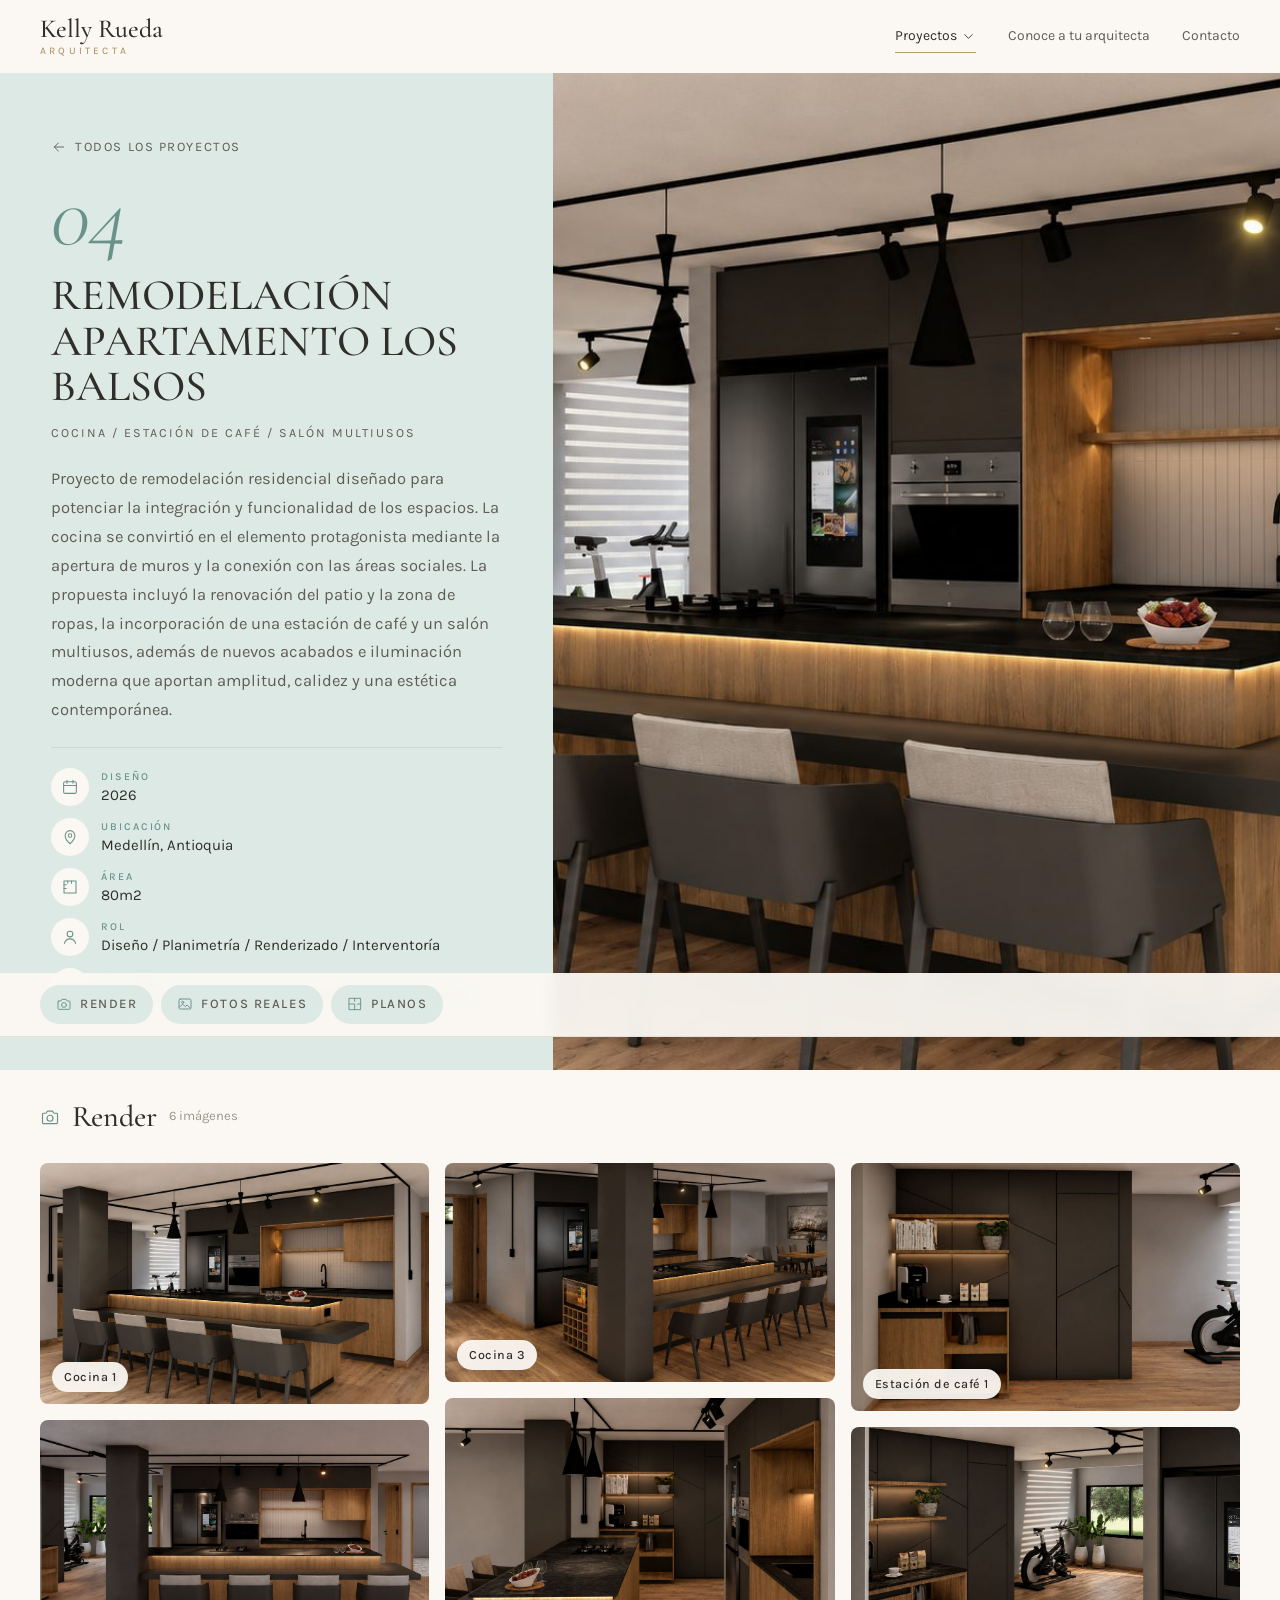
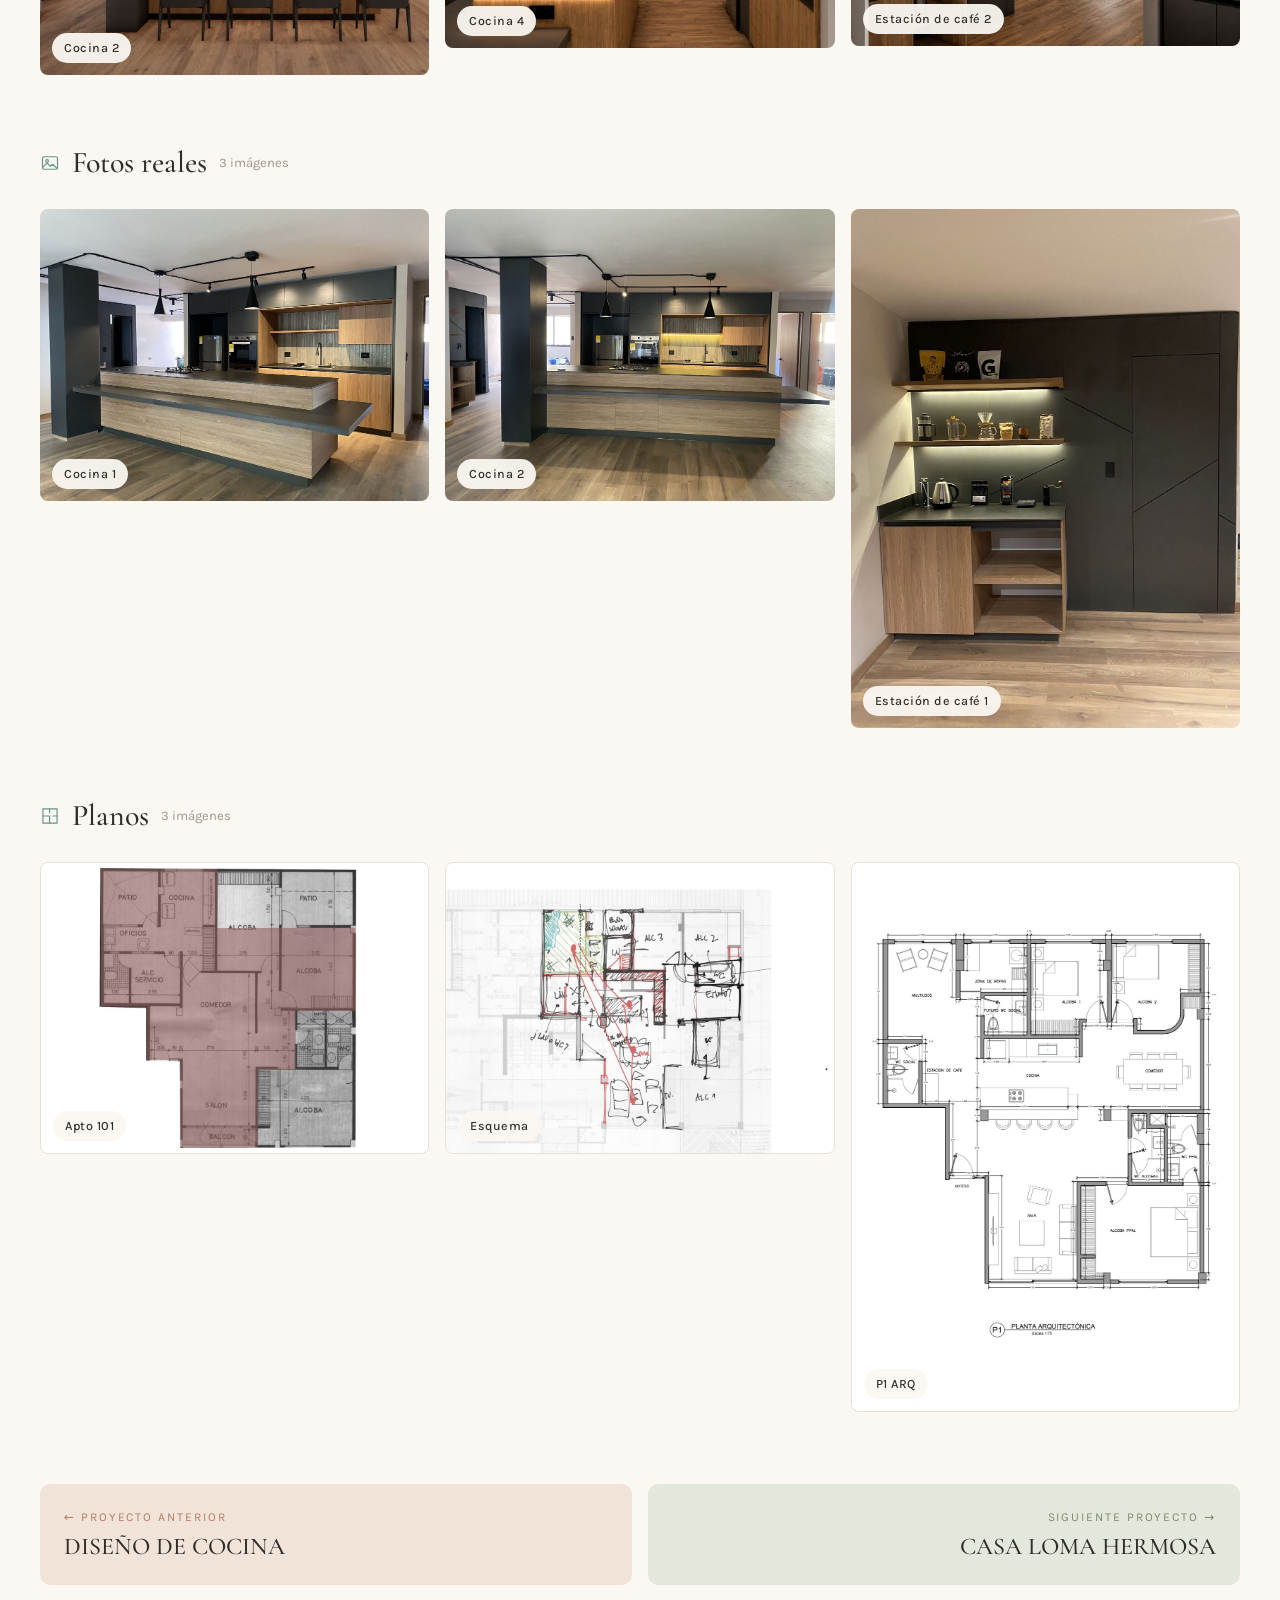
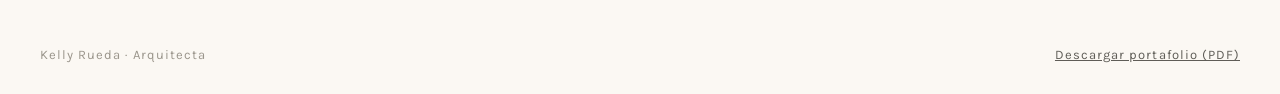
<file: proyectos/apartamento-los-balsos.html>
<!doctype html><html lang="es"><head><meta charset="utf-8"><title>Redirigiendo…</title><link rel="canonical" href="https://kellyrueda.github.io/proyectos/apartamento-los-balsos/"><meta name="robots" content="noindex"><meta http-equiv="refresh" content="0; url=/proyectos/apartamento-los-balsos/"><script>location.replace("/proyectos/apartamento-los-balsos/"+location.hash)</script></head><body><a href="/proyectos/apartamento-los-balsos/">Continuar</a></body></html>
</file>
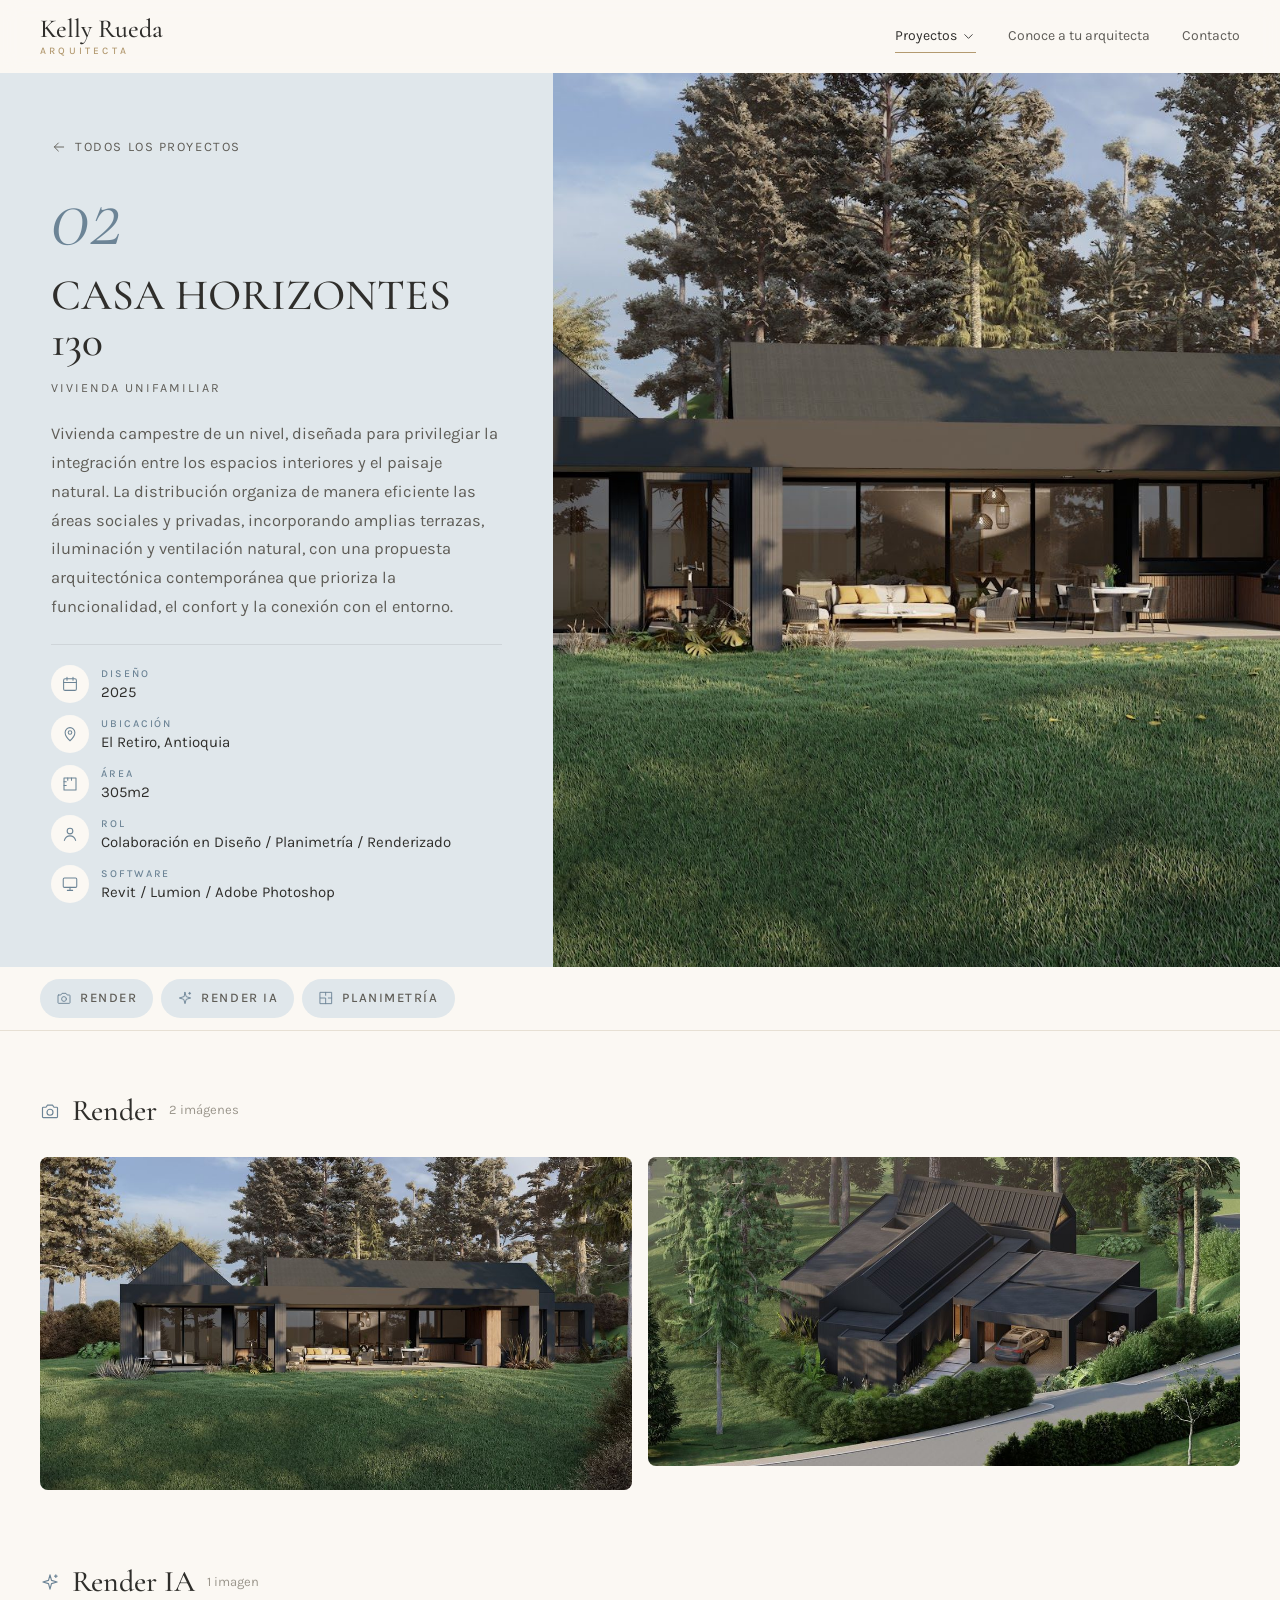
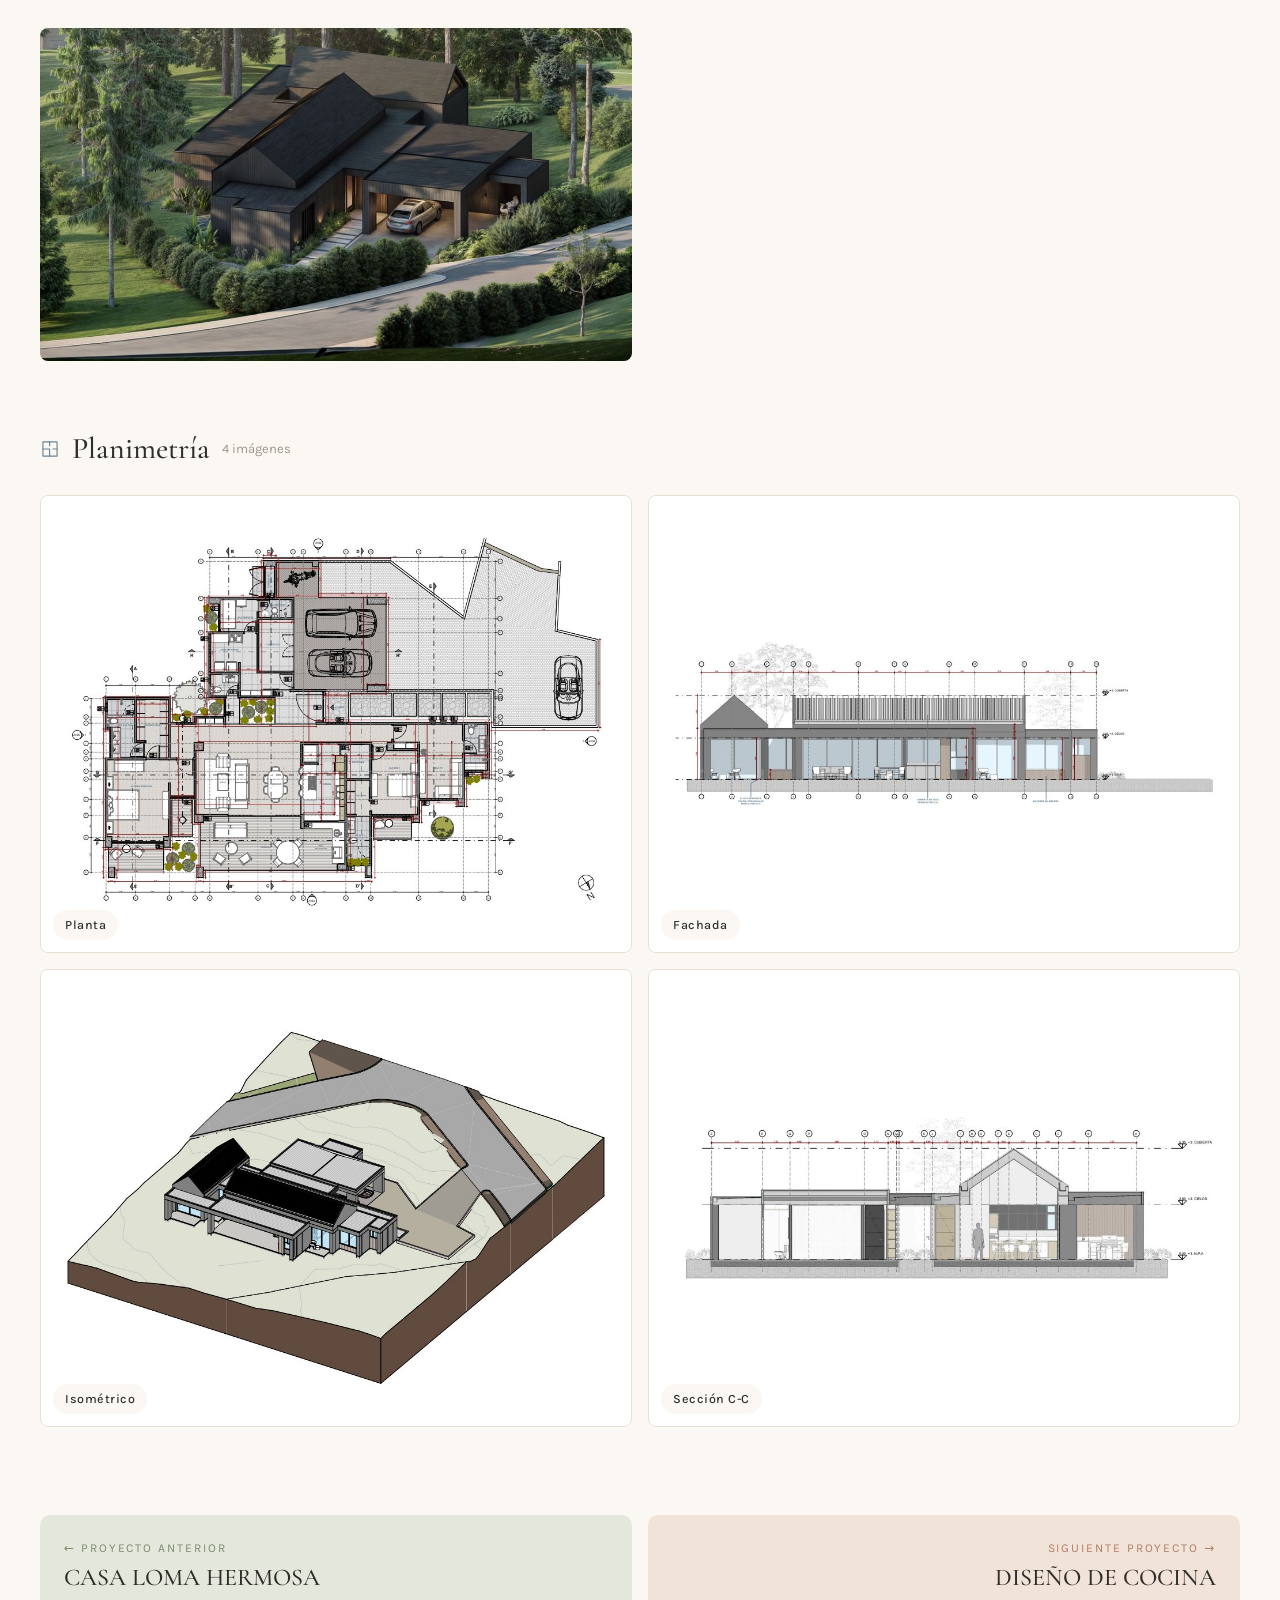
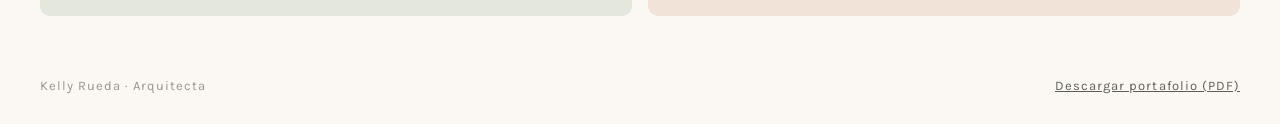
<file: proyectos/casa-horizontes-130.html>
<!doctype html><html lang="es"><head><meta charset="utf-8"><title>Redirigiendo…</title><link rel="canonical" href="https://kellyrueda.github.io/proyectos/casa-horizontes-130/"><meta name="robots" content="noindex"><meta http-equiv="refresh" content="0; url=/proyectos/casa-horizontes-130/"><script>location.replace("/proyectos/casa-horizontes-130/"+location.hash)</script></head><body><a href="/proyectos/casa-horizontes-130/">Continuar</a></body></html>
</file>
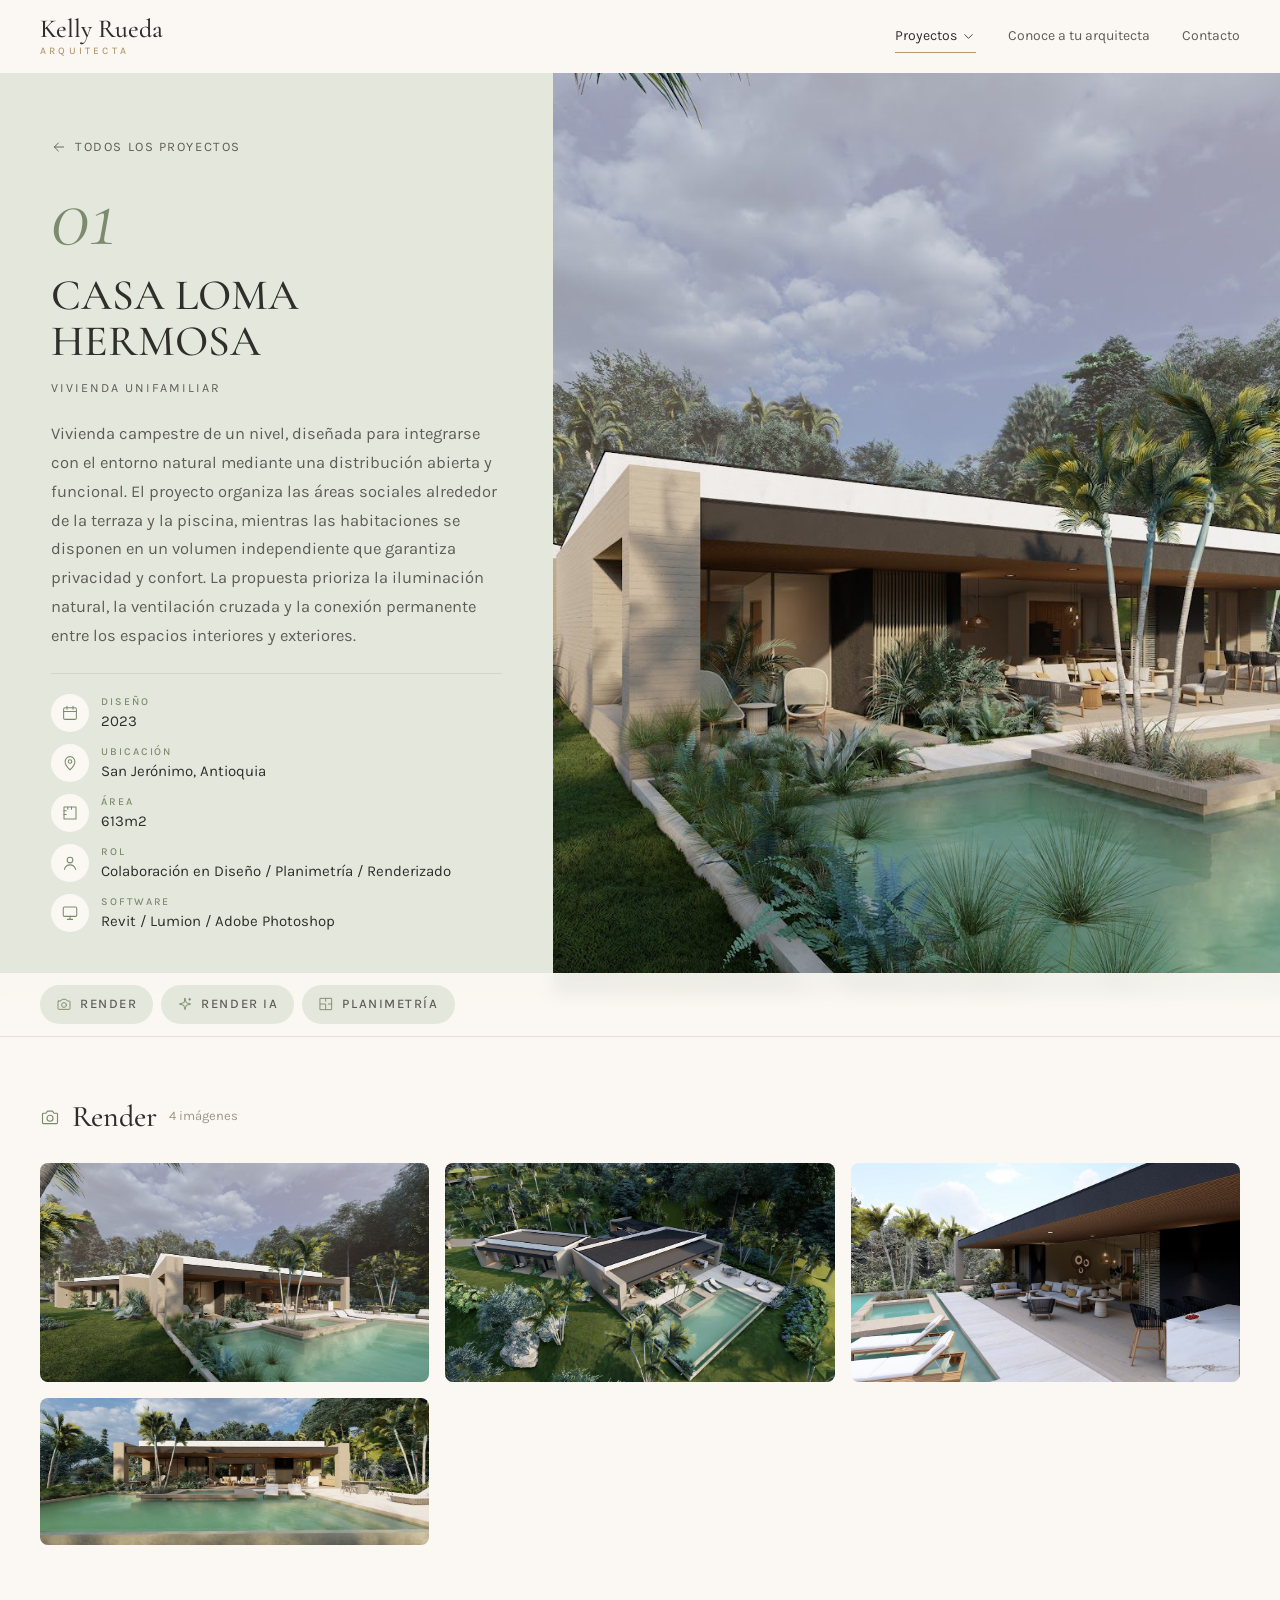
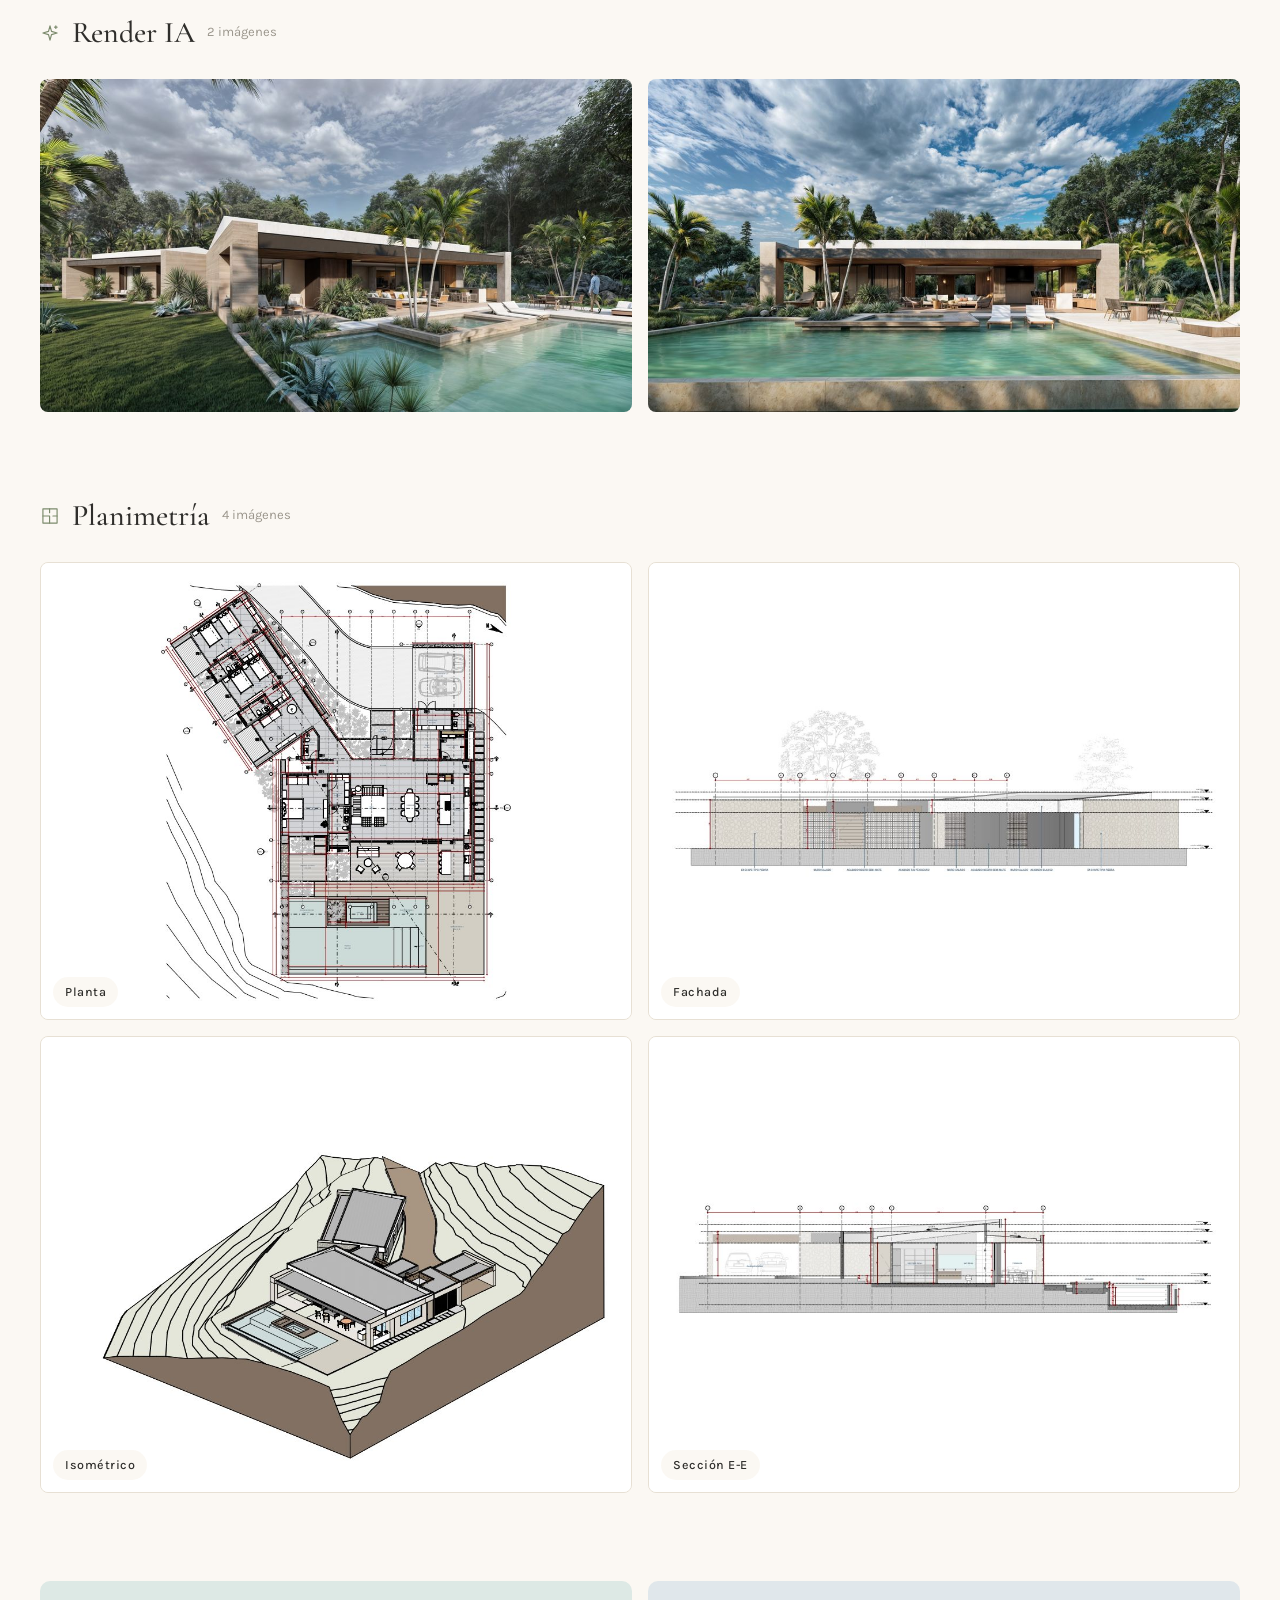
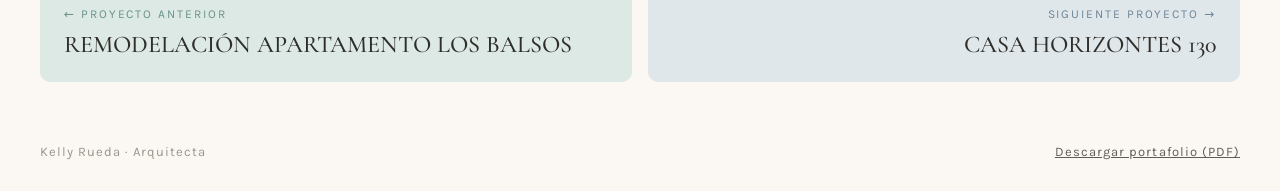
<file: proyectos/casa-loma-hermosa.html>
<!doctype html><html lang="es"><head><meta charset="utf-8"><title>Redirigiendo…</title><link rel="canonical" href="https://kellyrueda.github.io/proyectos/casa-loma-hermosa/"><meta name="robots" content="noindex"><meta http-equiv="refresh" content="0; url=/proyectos/casa-loma-hermosa/"><script>location.replace("/proyectos/casa-loma-hermosa/"+location.hash)</script></head><body><a href="/proyectos/casa-loma-hermosa/">Continuar</a></body></html>
</file>
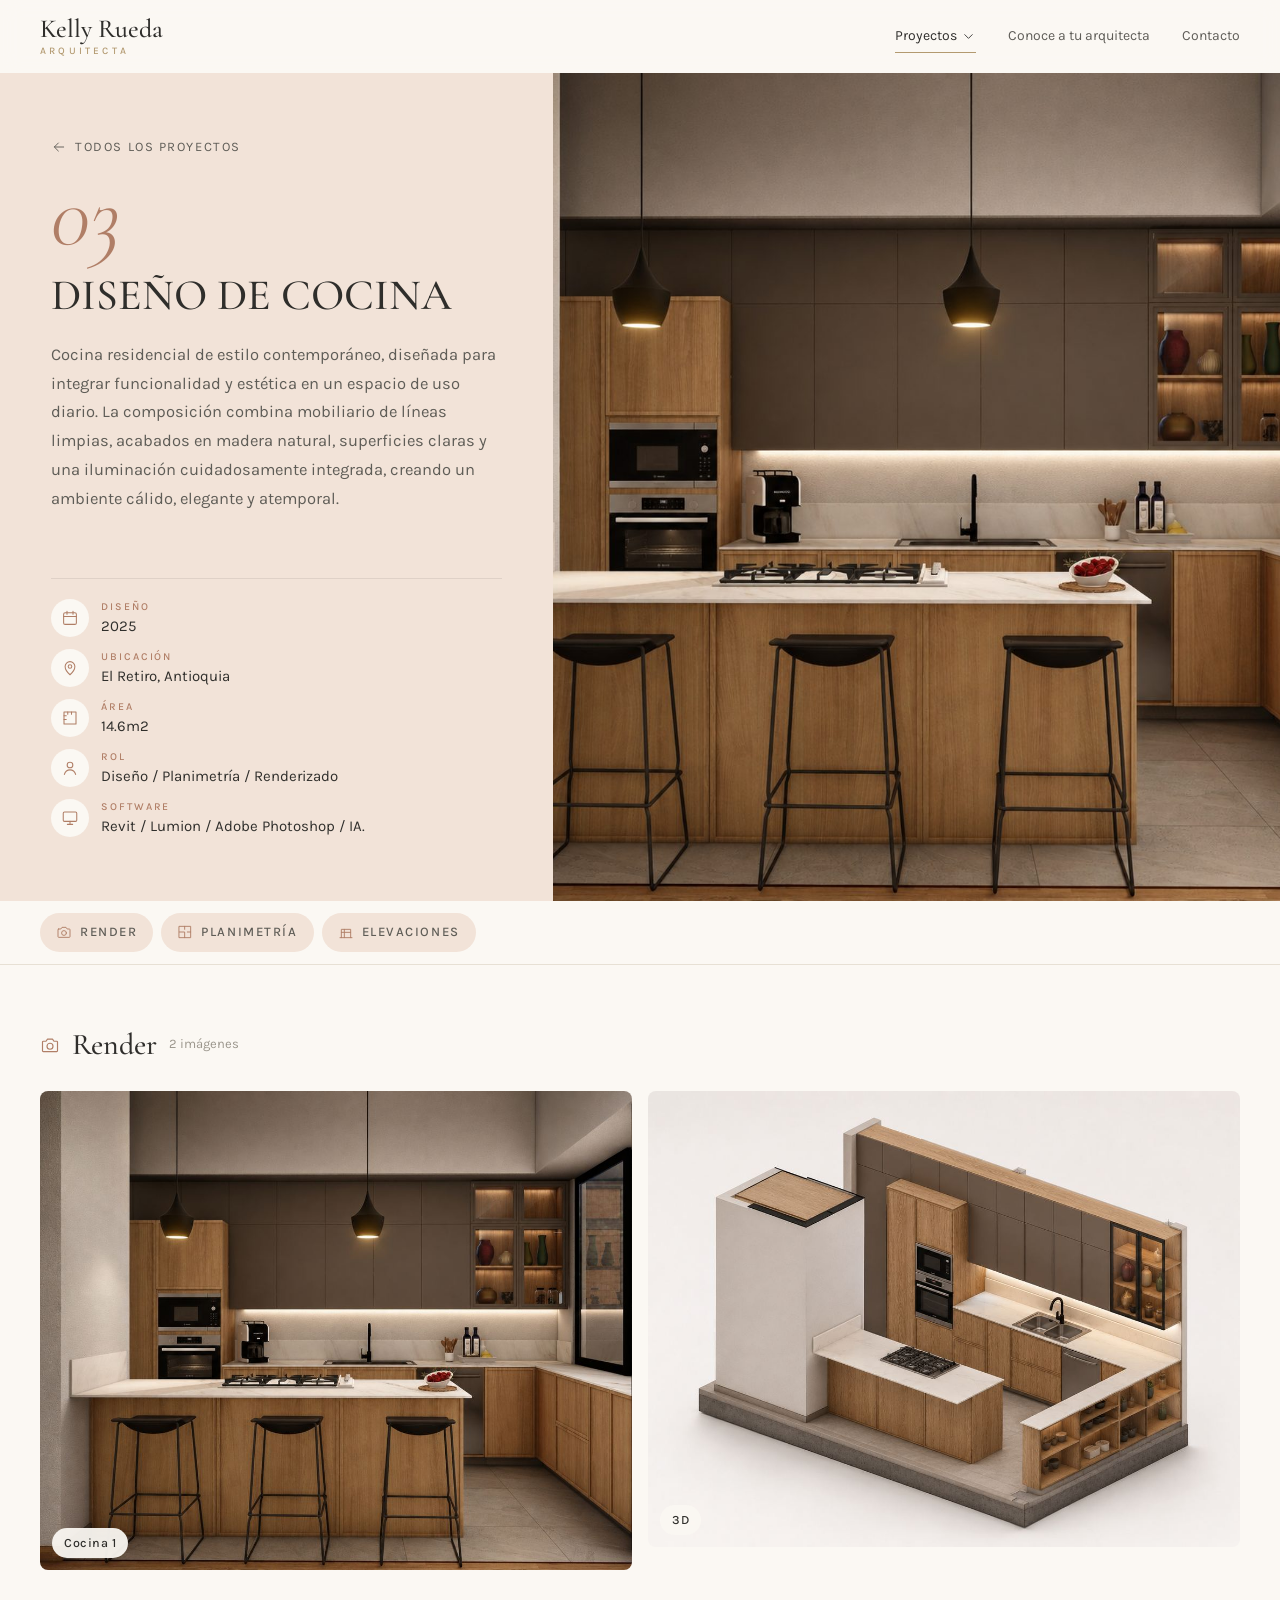
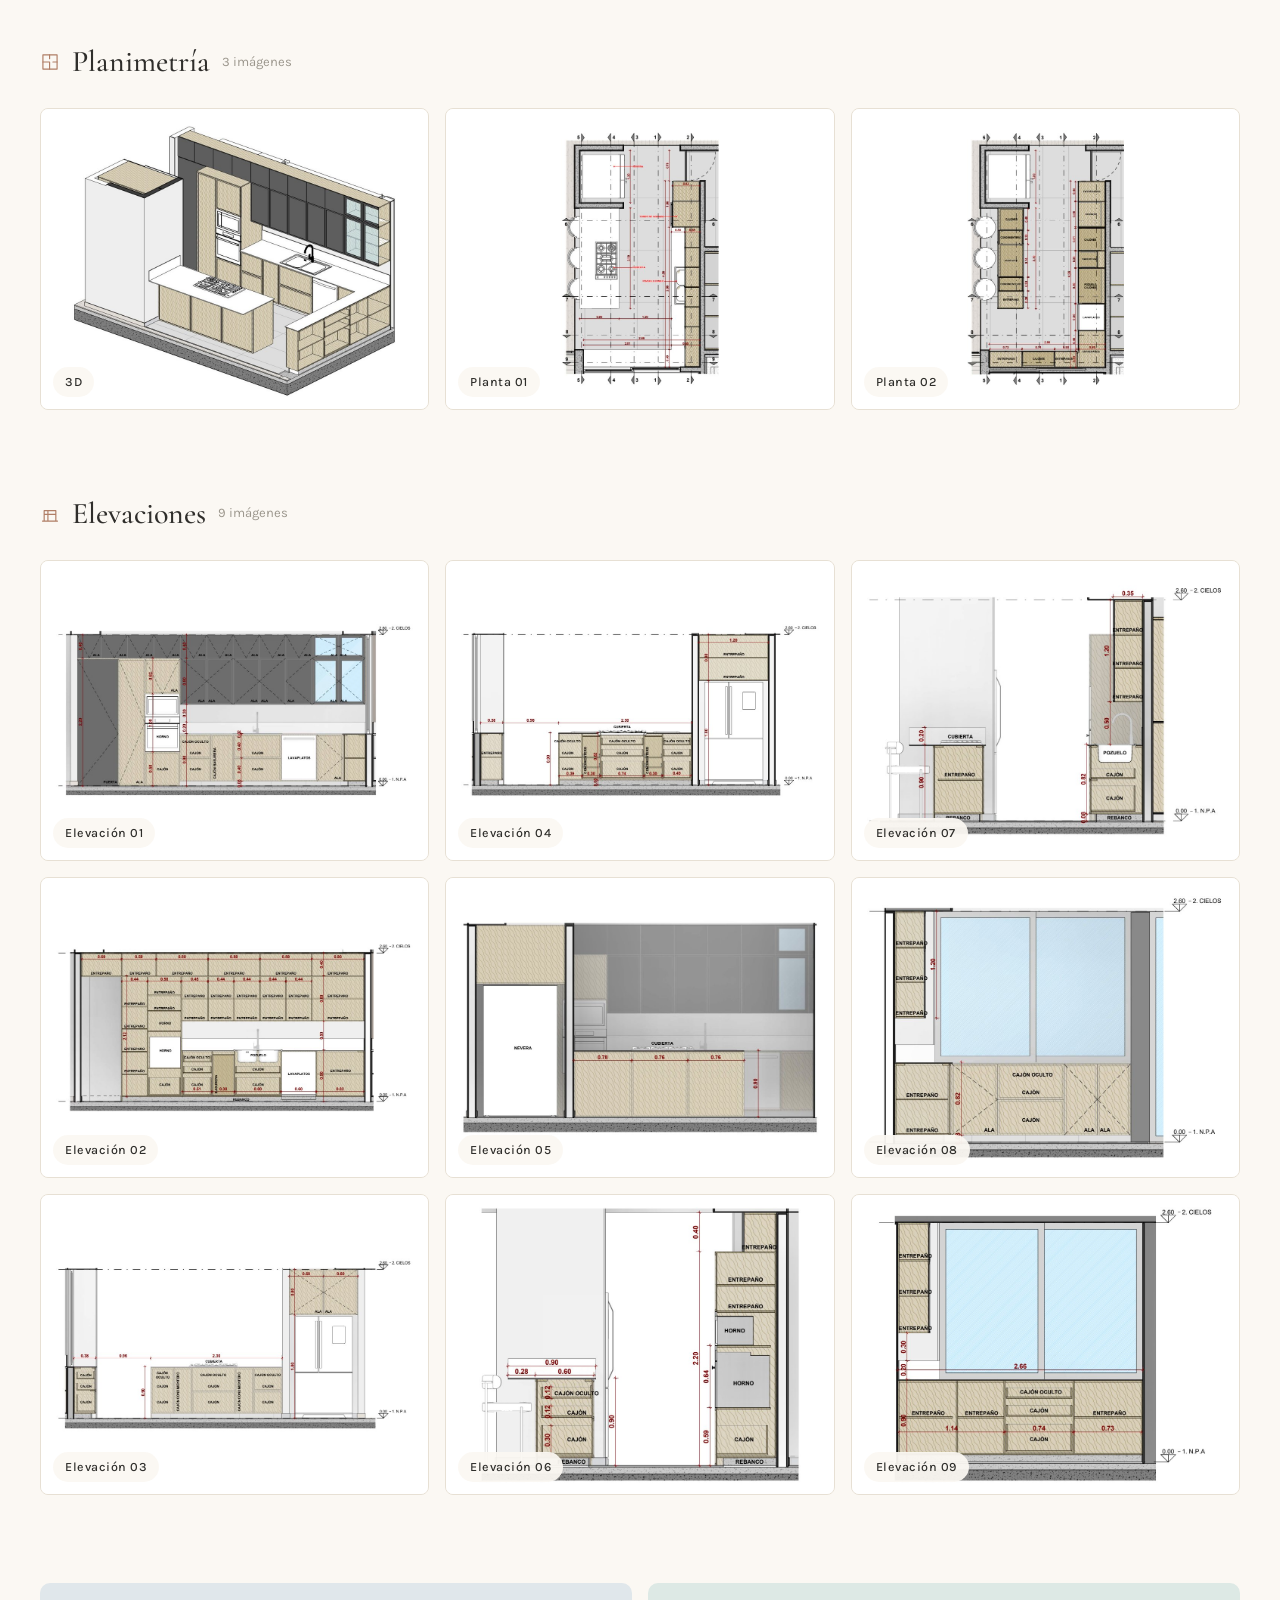
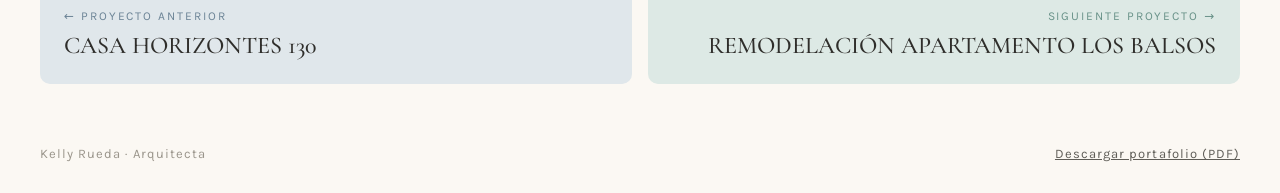
<file: proyectos/diseno-de-cocina.html>
<!doctype html><html lang="es"><head><meta charset="utf-8"><title>Redirigiendo…</title><link rel="canonical" href="https://kellyrueda.github.io/proyectos/diseno-de-cocina/"><meta name="robots" content="noindex"><meta http-equiv="refresh" content="0; url=/proyectos/diseno-de-cocina/"><script>location.replace("/proyectos/diseno-de-cocina/"+location.hash)</script></head><body><a href="/proyectos/diseno-de-cocina/">Continuar</a></body></html>
</file>
<file: styles.css>
/* ==========================================================================
   Kelly Rueda · Arquitecta — Estilos del sitio
   --------------------------------------------------------------------------
   1. Variables y colores
   2. Base
   3. Utilidades (contenedor, íconos, títulos, botones)
   4. Encabezado y menú
   5. Menú desplegable de proyectos
   6. Inicio: portada
   7. Inicio: tarjetas de proyectos
   8. Inicio: contacto
   9. Página de proyecto
   10. Galerías y visor de imágenes
   11. Conoce a tu arquitecta
   12. Pie de página
   13. Animaciones
   ========================================================================== */


/* 1. Variables y colores
   --pt = tono suave del proyecto (fondos) · --pa = tono acento (números e íconos)
   c1 Loma Hermosa · c2 Horizontes 130 · c3 Cocina · c4 Los Balsos
   -------------------------------------------------------------------------- */
:root {
  --paper: #FBF8F3;
  --ink: #2F2E2B;
  --soft: #5F5D57;
  --muted: #9A958B;
  --line: #E7E0D4;
  --gold: #B39A70;
  --sand: #F1EBE1;

  --t1: #E4E8DC; --a1: #7C8B6D;
  --t2: #E0E7EB; --a2: #6C8496;
  --t3: #F2E3D8; --a3: #B07E66;
  --t4: #DDE9E5; --a4: #699289;

  --pt: var(--sand);
  --pa: var(--gold);

  --serif: "Cormorant Garamond", Georgia, serif;
  --sans: "Karla", system-ui, sans-serif;
  --wrap: min(1200px, 100% - 48px);
  --header: 72px;
}

.c1 { --pt: var(--t1); --pa: var(--a1); }
.c2 { --pt: var(--t2); --pa: var(--a2); }
.c3 { --pt: var(--t3); --pa: var(--a3); }
.c4 { --pt: var(--t4); --pa: var(--a4); }


/* 2. Base
   -------------------------------------------------------------------------- */
* { box-sizing: border-box; margin: 0; padding: 0; }
html { scroll-behavior: smooth; scroll-padding-top: 84px; }
body {
  font-family: var(--sans);
  color: var(--ink);
  background: var(--paper);
  line-height: 1.6;
  -webkit-font-smoothing: antialiased;
}
img { display: block; max-width: 100%; }
a { color: inherit; }

.skip { position: absolute; left: -999px; }
.skip:focus { left: 16px; top: 12px; z-index: 100; background: #fff; padding: 8px 12px; }


/* 3. Utilidades
   -------------------------------------------------------------------------- */
.wrap { width: var(--wrap); margin-inline: auto; }

.ic {
  width: 20px; height: 20px; flex: none;
  fill: none; stroke: currentColor; stroke-width: 1.4;
  stroke-linecap: round; stroke-linejoin: round;
}

.kicker {
  font-size: 12px; font-weight: 500; letter-spacing: .28em;
  text-transform: uppercase; color: var(--pa);
}
.h2 { font-family: var(--serif); font-weight: 400; font-size: clamp(34px, 4.4vw, 52px); line-height: 1.05; }

section.block { padding: clamp(64px, 9vw, 112px) 0; }
.sec-head {
  display: flex; align-items: flex-end; justify-content: space-between; gap: 24px;
  margin-bottom: 40px; padding-bottom: 18px; border-bottom: 1px solid var(--line);
}
.sec-head .kicker { color: var(--gold); }

/* Botones */
.btns { display: flex; flex-wrap: wrap; gap: 12px; }
.btn {
  display: inline-flex; align-items: center; gap: 10px;
  padding: 13px 22px; border: 1px solid var(--ink); border-radius: 40px;
  font-size: 14px; font-weight: 500; letter-spacing: .04em; text-decoration: none;
  transition: .2s;
}
.btn .ic { width: 18px; height: 18px; }
.btn.solid { background: var(--ink); color: var(--paper); }
.btn.solid:hover { background: #000; }
.btn.ghost:hover { background: var(--ink); color: var(--paper); }


/* 4. Encabezado y menú
   -------------------------------------------------------------------------- */
.top {
  position: sticky; top: 0; z-index: 50;
  background: rgba(251, 248, 243, .92); backdrop-filter: blur(10px);
  border-bottom: 1px solid transparent; transition: border-color .3s;
}
.top.scrolled { border-color: var(--line); }
.top .wrap { display: flex; align-items: center; justify-content: space-between; height: var(--header); }
.top nav { display: contents; }

.brand { font-family: var(--serif); font-size: 26px; font-weight: 500; line-height: 1; text-decoration: none; }
.brand small {
  display: block; margin-top: 4px;
  font-family: var(--sans); font-size: 10px; font-weight: 500; letter-spacing: .32em;
  text-transform: uppercase; color: var(--gold);
}

.nav { display: flex; align-items: center; gap: 32px; list-style: none; }
.nav > li { display: flex; align-items: center; }
.nav a,
.sub-btn {
  font-family: var(--sans); font-size: 14px; line-height: 20px; color: var(--soft);
  padding: 6px 0; border-bottom: 1px solid transparent;
  text-decoration: none; transition: color .2s, border-color .2s;
}
.nav a:hover,
.nav a[aria-current] { color: var(--ink); border-color: var(--gold); }

.menu-btn {
  display: none; align-items: center; justify-content: center;
  width: 44px; height: 44px; background: none; border: 0; color: var(--ink); cursor: pointer;
}

@media (max-width: 820px) {
  .menu-btn { display: flex; }
  .nav {
    position: fixed; inset: var(--header) 0 auto 0;
    flex-direction: column; gap: 0;
    max-height: calc(100svh - var(--header)); overflow-y: auto;
    padding: 8px 24px 20px; background: var(--paper); border-bottom: 1px solid var(--line);
    opacity: 0; pointer-events: none; transform: translateY(-8px); transition: .25s;
  }
  .nav.open { opacity: 1; pointer-events: auto; transform: none; }
  .nav > li { display: block; }
  .nav a { display: block; padding: 14px 0; font-size: 16px; border-bottom: 1px solid var(--line); }
}


/* 5. Menú desplegable de proyectos
   -------------------------------------------------------------------------- */
.has-sub { position: relative; }
.sub-btn {
  all: unset; cursor: pointer;
  display: inline-flex; align-items: center; gap: 4px;
  font-family: var(--sans); font-size: 14px; line-height: 20px; color: var(--soft);
  padding: 6px 0; border-bottom: 1px solid transparent; transition: color .2s, border-color .2s;
}
.sub-btn .ic { width: 15px; height: 15px; margin-top: 1px; transition: transform .25s; }
.sub-btn:hover,
.sub-btn.cur,
.has-sub.open .sub-btn { color: var(--ink); border-color: var(--gold); }
.has-sub.open .sub-btn .ic { transform: rotate(180deg); }
.sub-btn:focus-visible { outline: 2px solid var(--gold); outline-offset: 4px; border-radius: 2px; }

.dd ul { list-style: none; display: grid; gap: 2px; }
.nav .dd a {
  display: flex; align-items: center; gap: 12px;
  padding: 10px 12px; border: 0; border-radius: 8px; color: var(--ink);
}
.nav .dd a:hover,
.nav .dd a[aria-current] { background: var(--pt); }

.sn {
  display: grid; place-items: center; flex: none;
  width: 38px; height: 38px; border-radius: 50%;
  background: var(--pt); color: var(--pa);
  font-family: var(--serif); font-style: italic; font-size: 19px;
}
.nav .dd a:hover .sn,
.nav .dd a[aria-current] .sn { background: #fff; }
.st { display: flex; flex-direction: column; line-height: 1.3; }
.st b { font-family: var(--serif); font-size: 18px; font-weight: 500; }
.st small { font-size: 12.5px; color: var(--soft); }

.nav .dd .all a {
  justify-content: space-between; margin-top: 4px;
  border-top: 1px solid var(--line); border-radius: 0 0 8px 8px;
  font-size: 12.5px; font-weight: 500; letter-spacing: .12em; text-transform: uppercase; color: var(--gold);
}
.nav .dd .all a:hover { background: var(--sand); }
.dd .all .ic { width: 16px; height: 16px; }

@media (min-width: 821px) {
  .dd {
    position: absolute; top: 100%; left: 50%; width: 360px; padding-top: 14px;
    opacity: 0; pointer-events: none; transform: translate(-50%, 6px);
    transition: opacity .2s, transform .2s;
  }
  .dd ul {
    padding: 8px; background: #fff; border: 1px solid var(--line); border-radius: 12px;
    box-shadow: 0 18px 40px rgba(40, 34, 26, .12);
  }
  .has-sub.open .dd { opacity: 1; pointer-events: auto; transform: translate(-50%, 0); }
}
@media (min-width: 821px) and (hover: hover) {
  .has-sub:hover .dd { opacity: 1; pointer-events: auto; transform: translate(-50%, 0); }
  .has-sub:hover .sub-btn .ic { transform: rotate(180deg); }
}
@media (max-width: 820px) {
  .sub-btn {
    display: flex; justify-content: space-between; width: 100%;
    padding: 14px 0; font-size: 16px; border-bottom: 1px solid var(--line);
  }
  .dd { display: none; padding: 6px 0 10px; }
  .has-sub.open .dd { display: block; }
  .nav .dd a { padding: 10px 8px; }
}


/* 6. Inicio: portada
   -------------------------------------------------------------------------- */
.hero {
  display: grid; grid-template-columns: 1fr 1.25fr;
  min-height: calc(100svh - var(--header)); max-height: 860px;
}
.hero-text {
  display: flex; flex-direction: column; justify-content: center; gap: 22px;
  padding: clamp(32px, 6vw, 80px) clamp(24px, 5vw, 72px); background: var(--sand);
}
.hero h1 { font-family: var(--serif); font-weight: 400; font-size: clamp(64px, 9vw, 128px); line-height: .88; letter-spacing: -.01em; }
.role { font-size: 14px; letter-spacing: .42em; text-transform: uppercase; color: var(--soft); }
.hero-lead { max-width: 440px; font-size: 17px; color: var(--soft); }
.hero-img { position: relative; overflow: hidden; background: var(--sand); }
.hero-img img { width: 100%; height: 100%; object-fit: cover; }

@media (max-width: 900px) {
  .hero { grid-template-columns: 1fr; min-height: 0; max-height: none; }
  .hero-img { aspect-ratio: 4 / 3; order: -1; }
}


/* 7. Inicio: tarjetas de proyectos
   -------------------------------------------------------------------------- */
.cards { display: grid; grid-template-columns: repeat(4, 1fr); gap: 20px; }
.card {
  display: flex; flex-direction: column; overflow: hidden;
  background: var(--pt); border-radius: 10px; text-decoration: none;
  transition: transform .35s, box-shadow .35s;
}
.card:hover { transform: translateY(-4px); box-shadow: 0 18px 40px rgba(40, 34, 26, .12); }
.card figure { aspect-ratio: 4 / 4.6; overflow: hidden; }
.card img { width: 100%; height: 100%; object-fit: cover; transition: transform .8s; }
.card:hover img { transform: scale(1.05); }
.card-body { display: flex; flex-direction: column; gap: 6px; flex: 1; padding: 20px 22px 22px; }
.card h3 { flex: 1; min-height: 2.3em; font-family: var(--serif); font-size: 22px; font-weight: 500; line-height: 1.15; }
.num { font-family: var(--serif); font-style: italic; font-size: 34px; line-height: 1; color: var(--pa); }
.meta { display: flex; align-items: center; gap: 8px; font-size: 13.5px; color: var(--soft); }
.meta .ic { width: 16px; height: 16px; color: var(--pa); }
.more {
  display: inline-flex; align-items: center; gap: 6px; margin-top: 10px;
  font-size: 13px; font-weight: 500; letter-spacing: .12em; text-transform: uppercase; color: var(--pa);
}
.more .ic { width: 16px; height: 16px; transition: transform .25s; }
.card:hover .more .ic { transform: translateX(4px); }

@media (max-width: 1000px) { .cards { grid-template-columns: repeat(2, 1fr); } }
@media (max-width: 560px)  { .cards { grid-template-columns: 1fr; } }


/* 8. Inicio: contacto
   -------------------------------------------------------------------------- */
.contact { background: var(--sand); text-align: center; }
.contact .h2 { margin: 10px 0 28px; }
.contact .btns { justify-content: center; }


/* 9. Página de proyecto
   -------------------------------------------------------------------------- */
.p-hero {
  display: grid; grid-template-columns: .95fr 1.25fr;
  min-height: calc(100svh - var(--header)); max-height: 900px;
}
.p-panel {
  display: flex; flex-direction: column; gap: 22px;
  padding: clamp(32px, 5vw, 64px) clamp(24px, 4vw, 56px); background: var(--pt);
}
.back {
  display: inline-flex; align-items: center; gap: 8px;
  font-size: 13px; letter-spacing: .12em; text-transform: uppercase; color: var(--soft); text-decoration: none;
}
.back .ic { width: 16px; height: 16px; transform: rotate(180deg); }
.p-num { font-family: var(--serif); font-style: italic; font-weight: 300; font-size: clamp(64px, 7vw, 96px); line-height: .8; color: var(--pa); }
.p-panel h1 { font-family: var(--serif); font-weight: 500; font-size: clamp(32px, 3.4vw, 46px); line-height: 1.04; }
.sub { margin-top: -8px; font-size: 12.5px; letter-spacing: .16em; text-transform: uppercase; color: var(--soft); }
.desc { font-size: 16.5px; line-height: 1.75; color: var(--soft); }

/* Ficha técnica */
.data { display: grid; gap: 12px; margin-top: auto; padding-top: 20px; border-top: 1px solid rgba(0, 0, 0, .08); }
.dt { display: flex; align-items: center; gap: 12px; }
.dti {
  display: grid; place-items: center; flex: none;
  width: 38px; height: 38px; border-radius: 50%; background: var(--paper); color: var(--pa);
}
.dti .ic { width: 18px; height: 18px; }
.dt dt { font-size: 10.5px; font-weight: 500; letter-spacing: .18em; text-transform: uppercase; color: var(--pa); }
.dt dd { font-size: 15px; line-height: 1.35; }

.p-img { overflow: hidden; background: var(--sand); }
.p-img img { width: 100%; height: 100%; object-fit: cover; }

/* Pestañas de galerías */
.tabs {
  position: sticky; top: var(--header); z-index: 20;
  background: rgba(251, 248, 243, .95); backdrop-filter: blur(8px); border-bottom: 1px solid var(--line);
}
.tabs .wrap { display: flex; gap: 8px; overflow-x: auto; padding: 12px 0; scrollbar-width: none; }
.tabs a {
  display: inline-flex; align-items: center; gap: 8px; white-space: nowrap;
  padding: 9px 16px; border-radius: 30px; background: var(--pt);
  font-size: 13px; font-weight: 500; letter-spacing: .12em; text-transform: uppercase;
  color: var(--soft); text-decoration: none;
}
.tabs a .ic { width: 16px; height: 16px; color: var(--pa); }
.tabs a:hover { color: var(--ink); }

/* Proyecto anterior / siguiente */
.pn { display: grid; grid-template-columns: 1fr 1fr; gap: 16px; padding: 64px 0 32px; }
.pn a {
  display: flex; flex-direction: column; gap: 6px;
  padding: 24px; border-radius: 10px; background: var(--pt); text-decoration: none;
  transition: transform .3s;
}
.pn a:hover { transform: translateY(-3px); }
.pn .lbl { font-size: 12px; letter-spacing: .16em; text-transform: uppercase; color: var(--pa); }
.pn .t { font-family: var(--serif); font-size: 24px; font-weight: 500; line-height: 1.15; }
.pn .next { align-items: flex-end; text-align: right; }

@media (max-width: 900px) {
  .p-hero { grid-template-columns: 1fr; min-height: 0; max-height: none; }
  .p-img { aspect-ratio: 4 / 3; order: -1; }
}
@media (max-width: 600px) { .pn { grid-template-columns: 1fr; } }


/* 10. Galerías y visor de imágenes
   -------------------------------------------------------------------------- */
.gal { padding: 56px 0 8px; }
.gal-head { display: flex; align-items: center; gap: 12px; margin-bottom: 22px; }
.gal-head .ic { color: var(--pa); }
.gal-head h2 { font-family: var(--serif); font-size: 30px; font-weight: 500; }
.gal-head span { font-size: 13px; color: var(--muted); }

.masonry { columns: 3 300px; column-gap: 16px; }
.masonry.two { columns: 2 340px; }
.shot {
  position: relative; overflow: hidden; break-inside: avoid; margin: 0 0 16px;
  border-radius: 8px; background: var(--sand); cursor: zoom-in;
}
.shot.plan { background: #fff; border: 1px solid var(--line); }
.shot img { width: 100%; height: auto; transition: transform .6s; }
.shot:hover img { transform: scale(1.03); }
.shot button { all: unset; display: block; cursor: zoom-in; }
.shot button:focus-visible { outline: 2px solid var(--pa); outline-offset: -2px; }
.shot figcaption {
  position: absolute; left: 12px; bottom: 12px;
  padding: 5px 12px; border-radius: 30px; background: rgba(251, 248, 243, .94);
  font-size: 12.5px; font-weight: 500; letter-spacing: .04em;
}

/* Visor (lightbox) */
.lb {
  position: fixed; inset: 0; z-index: 200;
  display: none; align-items: center; justify-content: center;
  background: rgba(28, 27, 25, .94);
}
.lb.open { display: flex; }
.lb img { max-width: min(92vw, 1600px); max-height: 82vh; object-fit: contain; border-radius: 4px; background: #fff; }
.lb .cap { position: absolute; bottom: 20px; left: 0; right: 0; text-align: center; font-size: 14px; letter-spacing: .06em; color: #EDE6DA; }
.lb .count { position: absolute; top: 30px; left: 0; right: 0; text-align: center; font-size: 13px; letter-spacing: .12em; color: #B9B1A3; }
.lb button {
  position: absolute; display: grid; place-items: center;
  width: 52px; height: 52px; border: 0; border-radius: 50%;
  background: rgba(255, 255, 255, .08); color: #fff; cursor: pointer;
}
.lb button:hover { background: rgba(255, 255, 255, .18); }
.lb .x { top: 18px; right: 18px; }
.lb .prev { left: 18px; }
.lb .nxt { right: 18px; }
.lb .prev .ic { transform: rotate(180deg); }


/* 11. Conoce a tu arquitecta
   -------------------------------------------------------------------------- */
.arq { display: flex; align-items: center; min-height: calc(100svh - var(--header)); background: var(--t1); }
.arq-grid { display: grid; grid-template-columns: .85fr 1.15fr; gap: clamp(32px, 6vw, 88px); align-items: center; }
.arq-photo { overflow: hidden; aspect-ratio: 4 / 5; border-radius: 12px; }
.arq-photo img { width: 100%; height: 100%; object-fit: cover; object-position: center 18%; }
.arq-text .kicker { color: var(--a1); }
.arq-text .h2 { margin: 12px 0 26px; font-size: clamp(40px, 5vw, 60px); }
.arq-text p:not(.kicker):not(.quote) {
  max-width: 600px; margin-bottom: 18px;
  font-size: clamp(16.5px, 1.4vw, 18.5px); line-height: 1.8; color: var(--soft);
}
.arq-text .quote {
  max-width: 560px; margin: 30px 0 34px; padding-left: 22px; border-left: 2px solid var(--a1);
  font-family: var(--serif); font-style: italic; font-size: clamp(24px, 2.4vw, 32px); line-height: 1.3; color: var(--ink);
}

@media (max-width: 900px) {
  .arq-grid { grid-template-columns: 1fr; }
  .arq-photo { max-width: 440px; }
}


/* 12. Pie de página
   -------------------------------------------------------------------------- */
footer { padding: 28px 0; font-size: 13px; letter-spacing: .08em; color: var(--muted); }
footer .wrap { display: flex; flex-wrap: wrap; justify-content: space-between; gap: 16px; }
footer a { color: var(--soft); }


/* 13. Animaciones
   -------------------------------------------------------------------------- */
.reveal { opacity: 0; transform: translateY(18px); transition: opacity .8s ease, transform .8s ease; }
.reveal.in { opacity: 1; transform: none; }

@media (prefers-reduced-motion: reduce) {
  * { transition: none !important; scroll-behavior: auto !important; }
  .reveal { opacity: 1; transform: none; }
}
</file>
